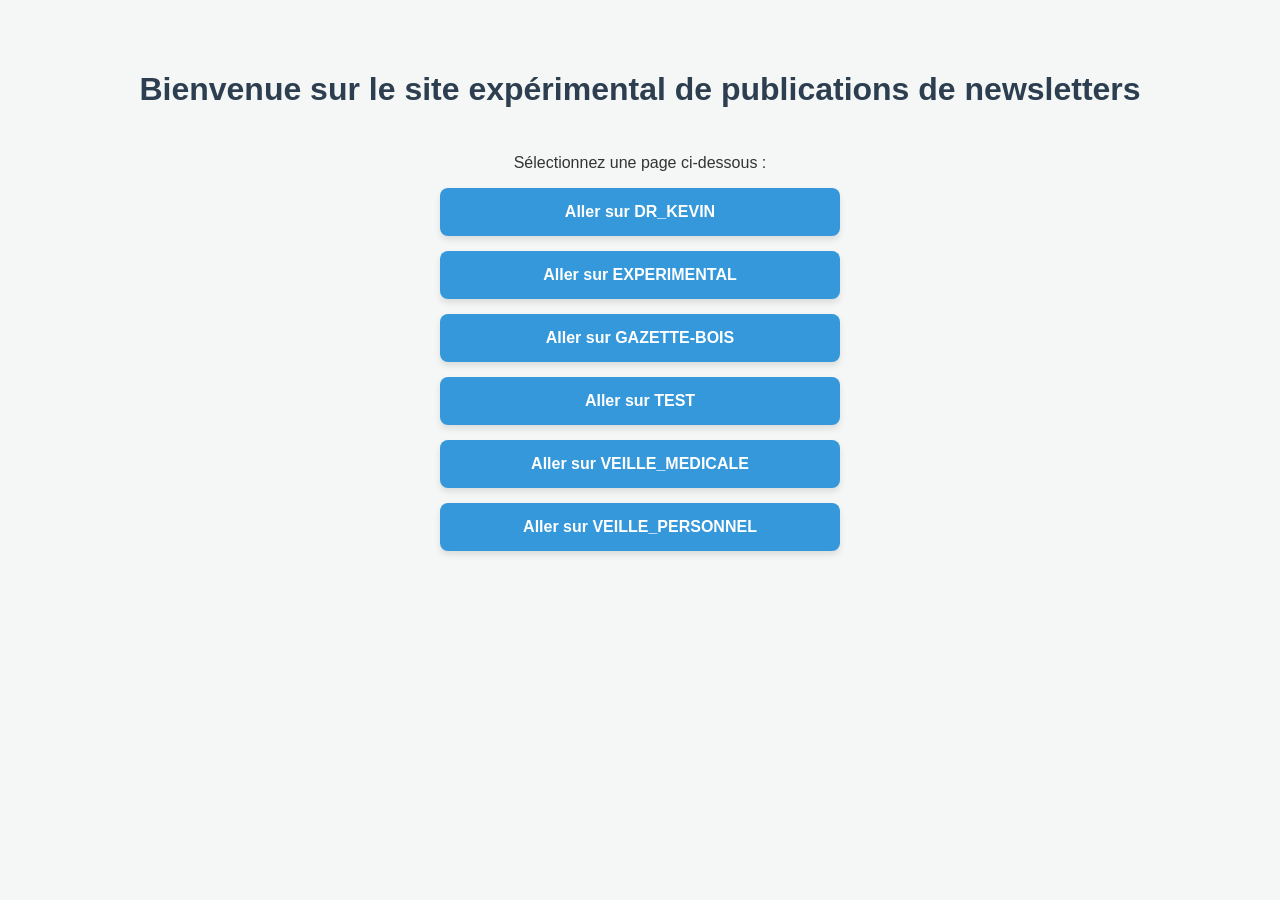
<file: index.html>
<!DOCTYPE html>
<html lang="fr">
<head>
    <meta charset="UTF-8">
    <meta name="viewport" content="width=device-width, initial-scale=1.0">
    <title>Mon Hub de Pages</title>
    <style>
        body {
            font-family: 'Segoe UI', sans-serif;
            background-color: #f4f7f6;
            color: #333;
            display: flex;
            flex-direction: column;
            align-items: center;
            padding: 50px 20px;
            margin: 0;
        }
        h1 {
            color: #2c3e50;
            margin-bottom: 30px;
        }
        #menu-container {
            display: flex;
            flex-direction: column;
            gap: 15px;
            width: 100%;
            max-width: 400px;
        }
        .btn-page {
            display: block;
            background-color: #3498db;
            color: white;
            padding: 15px 20px;
            text-align: center;
            text-decoration: none;
            border-radius: 8px;
            font-weight: bold;
            box-shadow: 0 4px 6px rgba(0,0,0,0.1);
            transition: transform 0.2s, background-color 0.2s;
        }
        .btn-page:hover {
            background-color: #2980b9;
            transform: translateY(-2px);
        }
    </style>
</head>
<body>

    <h1>Bienvenue sur le site expérimental de publications de newsletters</h1>
    <p>Sélectionnez une page ci-dessous :</p>

    <div id="menu-container"></div>

    <script>
        // C'EST ICI QU'IL FAUT METTRE LA LISTE DE TES PAGES
        // (Le script Bash ci-dessous peut la mettre à jour tout seul)
        const mesPages = ['dr_kevin.html', 'experimental.html', 'gazette-bois.html', 'test.html', 'veille_medicale.html', 'veille_personnel.html', ];

        const container = document.getElementById('menu-container');

        // On boucle sur chaque page pour créer un bouton
        mesPages.forEach(page => {
            const bouton = document.createElement('a');
            bouton.href = page;
            bouton.className = 'btn-page';
            
            // Nettoyage du nom pour le bouton (ex: "page1.html" -> "Page1")
            const nomPropre = page.replace('.html', '').toUpperCase();
            bouton.textContent = `Aller sur ${nomPropre}`;
            
            container.appendChild(bouton);
        });
    </script>
</body>
</html>
</file>
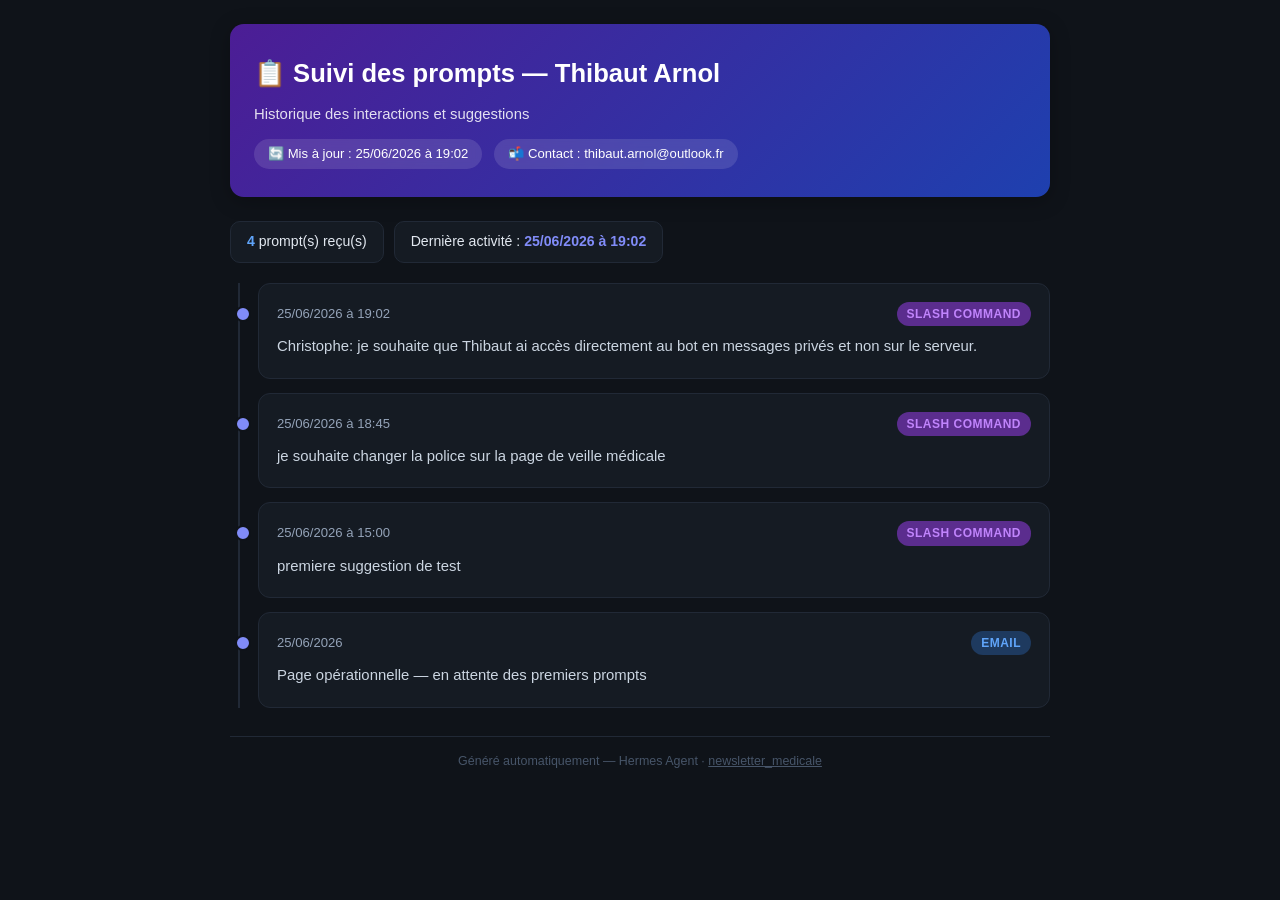
<file: contact/index.html>
<!DOCTYPE html>
<html lang="fr">
<head>
<meta charset="UTF-8">
<meta name="viewport" content="width=device-width, initial-scale=1.0">
<title>Suivi des prompts — Thibaut Arnol</title>
<style>
* { margin: 0; padding: 0; box-sizing: border-box; }
body {
  font-family: -apple-system, BlinkMacSystemFont, 'Segoe UI', Roboto, sans-serif;
  background: #0f1319;
  color: #e2e8f0;
  line-height: 1.7;
}
.container { max-width: 860px; margin: 0 auto; padding: 24px 20px; }
header {
  background: linear-gradient(135deg, #4c1d95, #1e40af);
  color: white; padding: 28px 24px;
  border-radius: 14px; margin-bottom: 24px;
  box-shadow: 0 4px 20px rgba(0,0,0,0.25);
}
header h1 { font-size: 1.6em; margin-bottom: 6px; }
header p { opacity: 0.85; font-size: 0.93em; }
.header-meta { margin-top: 12px; display: flex; gap: 12px; flex-wrap: wrap; font-size: 0.82em; }
.header-meta span { background: rgba(255,255,255,0.12); padding: 4px 14px; border-radius: 20px; backdrop-filter: blur(4px); }
.stats-bar { display: flex; gap: 10px; flex-wrap: wrap; margin-bottom: 20px; }
.stat-chip { background: #151b23; border: 1px solid #212936; padding: 8px 16px; border-radius: 10px; font-size: 0.88em; }
.stat-chip strong { color: #818cf8; }
.stat-chip .num { color: #60a5fa; font-weight: 700; }
.timeline { position: relative; padding-left: 28px; }
.timeline::before { content: ''; position: absolute; left: 8px; top: 0; bottom: 0; width: 2px; background: #212936; }
.entry {
  background: #151b23; border: 1px solid #212936; border-radius: 12px; padding: 18px;
  margin-bottom: 14px; position: relative; transition: border-color 0.2s;
}
.entry:hover { border-color: #818cf8; }
.entry::before {
  content: ''; position: absolute; left: -24px; top: 22px;
  width: 12px; height: 12px; border-radius: 50%;
  background: #818cf8; border: 2px solid #0f1319;
}
.entry-header { display: flex; justify-content: space-between; align-items: center; margin-bottom: 8px; flex-wrap: wrap; gap: 6px; }
.entry-date { font-size: 0.82em; color: #94a3b8; }
.entry-channel { font-size: 0.75em; padding: 2px 10px; border-radius: 12px; font-weight: 600; text-transform: uppercase; letter-spacing: 0.5px; }
.channel-email { background: #1e3a5f; color: #60a5fa; }
.channel-discord { background: #312e81; color: #818cf8; }
.channel-openwebui { background: #1a4731; color: #34d399; }
.channel-skill { background: #5b2d8e; color: #c084fc; }
.entry-content { color: #cbd5e1; font-size: 0.93em; white-space: pre-wrap; word-wrap: break-word; }
.entry-empty {
  background: #151b23; border: 1px dashed #212936; border-radius: 12px;
  padding: 32px; text-align: center; color: #64748b; font-size: 0.95em;
}
.entry-empty p { margin-top: 6px; font-size: 0.85em; }
footer { margin-top: 28px; padding-top: 14px; border-top: 1px solid #212936; font-size: 0.78em; color: #475569; text-align: center; }
</style>
</head>
<body>
<div class="container">

<header>
  <h1>📋 Suivi des prompts — Thibaut Arnol</h1>
  <p>Historique des interactions et suggestions</p>
  <div class="header-meta">
    <span>🔄 Mis à jour : 25/06/2026 à 19:02</span>
    <span>📬 Contact : thibaut.arnol@outlook.fr</span>
  </div>
</header>

<div class="stats-bar">
  <div class="stat-chip">
    <span class="num">4</span> prompt(s) reçu(s)
  </div>
  <div class="stat-chip">
    Dernière activité : <strong>25/06/2026 à 19:02</strong>
  </div>
</div>

<div class="timeline">
  <div class="entry">
    <div class="entry-header">
      <span class="entry-date">25/06/2026 à 19:02</span>
      <span class="entry-channel channel-skill">Slash Command</span>
    </div>
    <div class="entry-content">Christophe: je souhaite que Thibaut ai accès directement au bot en messages privés et non sur le serveur.</div>
  </div>
  <div class="entry">
    <div class="entry-header">
      <span class="entry-date">25/06/2026 à 18:45</span>
      <span class="entry-channel channel-skill">Slash Command</span>
    </div>
    <div class="entry-content">je souhaite changer la police sur la page de veille médicale</div>
  </div>
  <div class="entry">
    <div class="entry-header">
      <span class="entry-date">25/06/2026 à 15:00</span>
      <span class="entry-channel channel-skill">Slash Command</span>
    </div>
    <div class="entry-content">premiere suggestion de test</div>
  </div>
  <div class="entry">
    <div class="entry-header">
      <span class="entry-date">25/06/2026</span>
      <span class="entry-channel channel-email">Email</span>
    </div>
    <div class="entry-content">Page opérationnelle — en attente des premiers prompts</div>
  </div>
</div>

<footer>
  Généré automatiquement — Hermes Agent &middot; <a href="https://github.com/ChrisDelapierre/newsletter_medicale" style="color:#475569;">newsletter_medicale</a>
</footer>

</div>
</body>
</html>
</file>
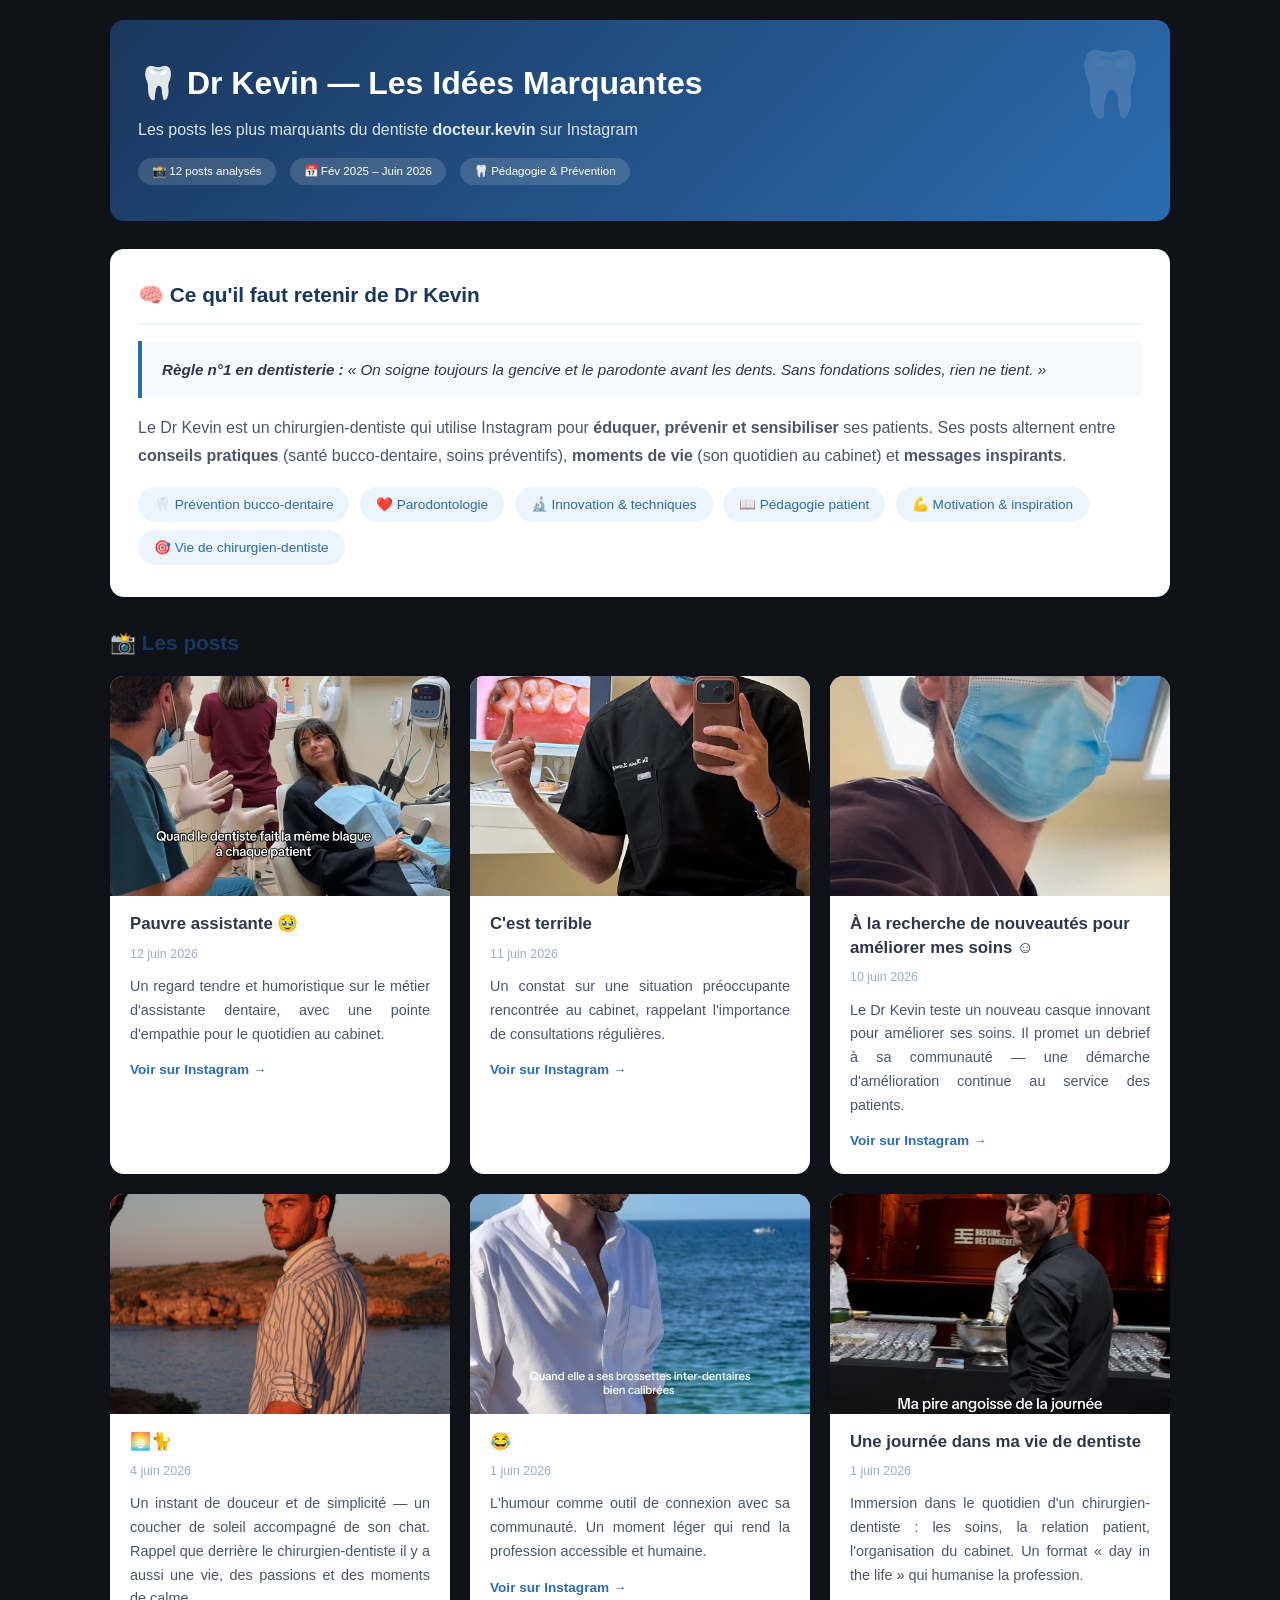
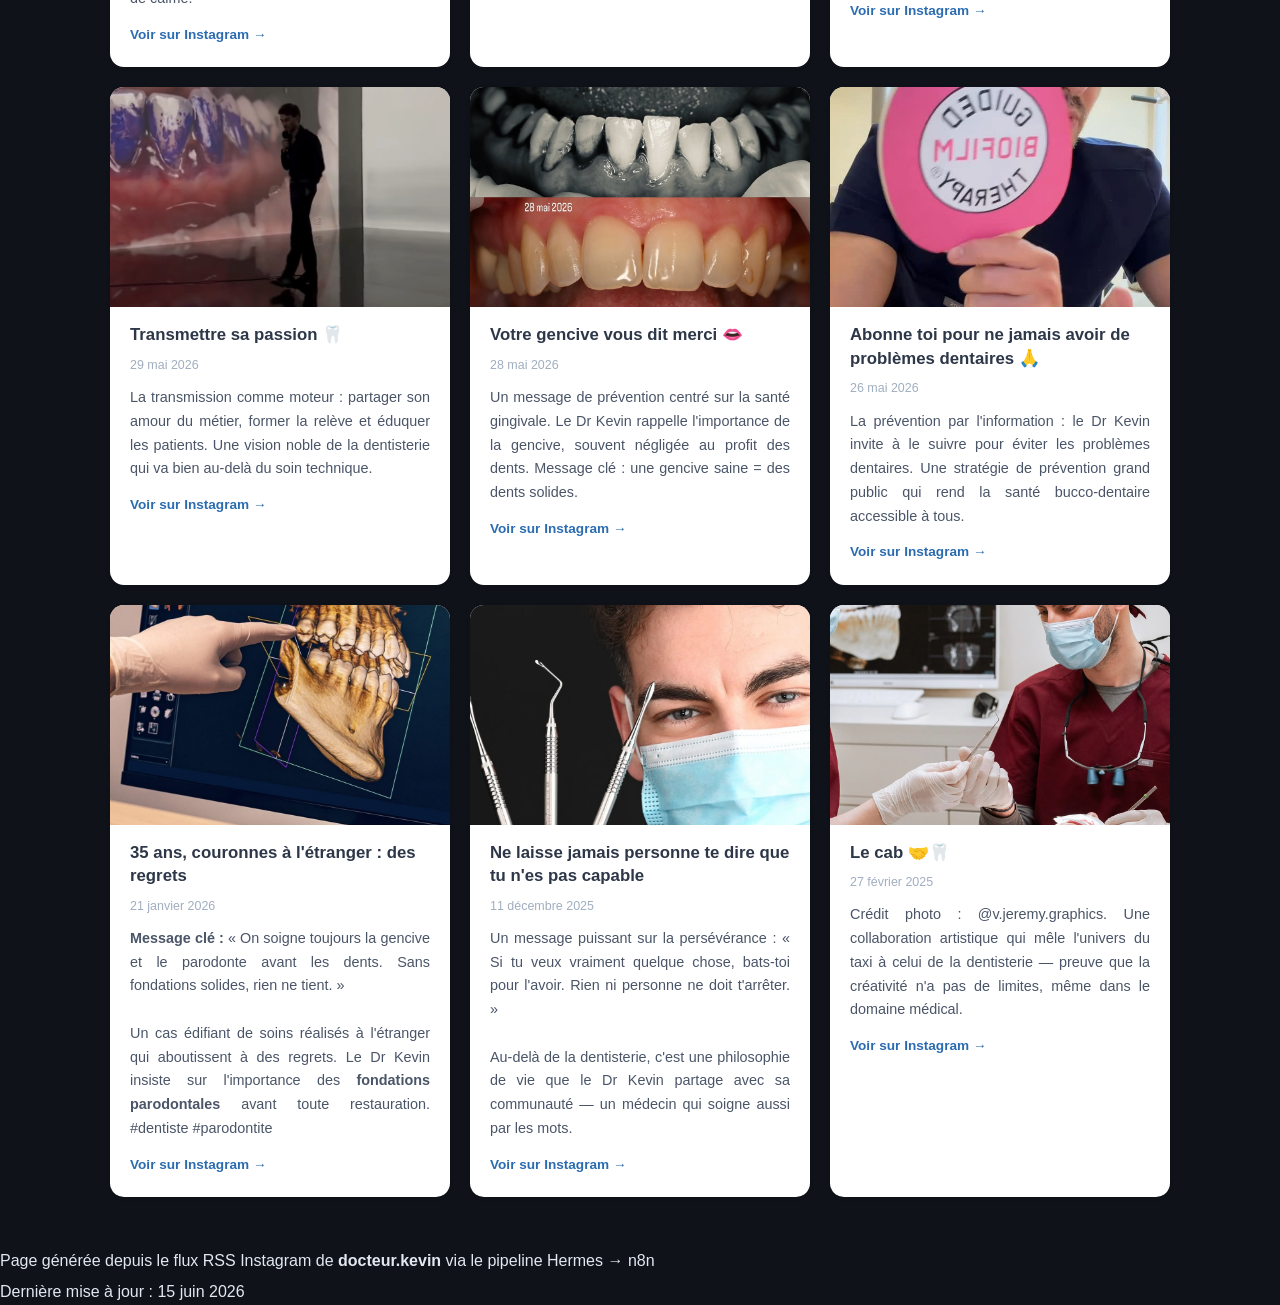
<file: dr_kevin.html>
<!DOCTYPE html>
<html lang="fr">
<head>
<meta charset="UTF-8">
<meta name="viewport" content="width=device-width, initial-scale=1.0">
<title>Dr Kevin — Les Idées Marquantes</title>
<link rel="stylesheet" href="style_veille.css">
<style>
/* Spécifique à la page Dr Kevin */
.doctor-header {
  background: linear-gradient(135deg, #1a365d, #2b6cb0);
  color: white;
  padding: 36px 28px;
  border-radius: 14px;
  margin-bottom: 28px;
  position: relative;
  overflow: hidden;
}
.doctor-header::before {
  content: "🦷";
  position: absolute;
  right: 20px;
  top: 10px;
  font-size: 4em;
  opacity: 0.15;
}
.doctor-header h1 { font-size: 2em; margin-bottom: 6px; }
.doctor-header .subtitle { opacity: 0.85; font-size: 1em; }
.doctor-header .header-meta { margin-top: 14px; }
.doctor-header .header-meta span {
  background: rgba(255,255,255,0.15);
  padding: 4px 14px;
  border-radius: 20px;
  font-size: 0.85em;
}

/* Grille d'articles visuels */
.visuel-grid {
  display: grid;
  grid-template-columns: repeat(auto-fill, minmax(340px, 1fr));
  gap: 20px;
  margin-bottom: 30px;
}

.visuel-card {
  background: white;
  border-radius: 14px;
  overflow: hidden;
  box-shadow: 0 1px 4px rgba(0,0,0,0.08);
  transition: transform 0.2s, box-shadow 0.2s;
}
.visuel-card:hover {
  transform: translateY(-3px);
  box-shadow: 0 8px 20px rgba(0,0,0,0.12);
}

.visuel-card .card-img {
  width: 100%;
  height: 220px;
  object-fit: cover;
  display: block;
  background: #edf2f7;
}

.visuel-card .card-body {
  padding: 16px 20px 20px;
}

.visuel-card .card-title {
  font-size: 1.05em;
  font-weight: 650;
  color: #2d3748;
  margin-bottom: 8px;
  line-height: 1.4;
}

.visuel-card .card-date {
  font-size: 0.78em;
  color: #a0aec0;
  margin-bottom: 10px;
}

.visuel-card .card-idea {
  font-size: 0.9em;
  color: #4a5568;
  line-height: 1.65;
  text-align: justify;
}

.visuel-card .card-link {
  display: inline-block;
  margin-top: 12px;
  color: #2b6cb0;
  font-size: 0.85em;
  font-weight: 600;
  text-decoration: none;
  transition: color 0.15s;
}
.visuel-card .card-link:hover { color: #1a365d; text-decoration: underline; }

/* Section thèmes */
.themes-section {
  background: white;
  border-radius: 14px;
  padding: 28px;
  box-shadow: 0 1px 4px rgba(0,0,0,0.07);
  margin-bottom: 28px;
}
.themes-section h2 {
  font-size: 1.3em;
  color: #1a365d;
  margin-bottom: 16px;
  padding-bottom: 10px;
  border-bottom: 2px solid #ebf4ff;
}
.theme-tag {
  display: inline-block;
  background: #ebf4ff;
  color: #2b6cb0;
  padding: 6px 16px;
  border-radius: 20px;
  font-size: 0.85em;
  margin: 4px 6px 4px 0;
  font-weight: 500;
}

/* Citation block */
.citation {
  background: #f7fafc;
  border-left: 4px solid #2b6cb0;
  padding: 16px 20px;
  margin: 16px 0;
  border-radius: 0 8px 8px 0;
  font-style: italic;
  color: #2d3748;
  font-size: 0.95em;
  line-height: 1.7;
}

@media (max-width: 600px) {
  .visuel-grid { grid-template-columns: 1fr; }
  .doctor-header h1 { font-size: 1.5em; }
  .visuel-card .card-img { height: 180px; }
}
</style>
</head>
<body>

<div class="container">

  <!-- Header -->
  <div class="doctor-header">
    <h1>🦷 Dr Kevin — Les Idées Marquantes</h1>
    <p class="subtitle">Les posts les plus marquants du dentiste <strong>docteur.kevin</strong> sur Instagram</p>
    <div class="header-meta">
      <span>📸 12 posts analysés</span>
      <span>📅 Fév 2025 – Juin 2026</span>
      <span>🦷 Pédagogie & Prévention</span>
    </div>
  </div>

  <!-- Thèmes clés -->
  <div class="themes-section">
    <h2>🧠 Ce qu'il faut retenir de Dr Kevin</h2>

    <div class="citation">
      <strong>Règle n°1 en dentisterie :</strong> « On soigne toujours la gencive et le parodonte avant les dents. Sans fondations solides, rien ne tient. »
    </div>

    <p style="margin-bottom:14px;color:#4a5568;line-height:1.7;">
      Le Dr Kevin est un chirurgien-dentiste qui utilise Instagram pour <strong>éduquer, prévenir et sensibiliser</strong> 
      ses patients. Ses posts alternent entre <strong>conseils pratiques</strong> (santé bucco-dentaire, soins préventifs),
      <strong>moments de vie</strong> (son quotidien au cabinet) et <strong>messages inspirants</strong>.
    </p>

    <div>
      <span class="theme-tag">🦷 Prévention bucco-dentaire</span>
      <span class="theme-tag">❤️ Parodontologie</span>
      <span class="theme-tag">🔬 Innovation & techniques</span>
      <span class="theme-tag">📖 Pédagogie patient</span>
      <span class="theme-tag">💪 Motivation & inspiration</span>
      <span class="theme-tag">🎯 Vie de chirurgien-dentiste</span>
    </div>
  </div>

  <!-- Grille des articles -->
  <h2 style="font-size:1.3em;color:#1a365d;margin-bottom:16px;">📸 Les posts</h2>

  <div class="visuel-grid">

    <!-- Article 1 -->
    <div class="visuel-card">
      <img class="card-img" src="drkevin_images/drk_01.jpg" alt="Pauvre assistante 🥹" loading="lazy">
      <div class="card-body">
        <div class="card-title">Pauvre assistante 🥹</div>
        <div class="card-date">12 juin 2026</div>
        <div class="card-idea">Un regard tendre et humoristique sur le métier d'assistante dentaire, avec une pointe d'empathie pour le quotidien au cabinet.</div>
        <a class="card-link" href="https://www.instagram.com/p/DZfiOMwNYef" target="_blank">Voir sur Instagram →</a>
      </div>
    </div>

    <!-- Article 2 -->
    <div class="visuel-card">
      <img class="card-img" src="drkevin_images/drk_02.jpg" alt="C'est terrible" loading="lazy">
      <div class="card-body">
        <div class="card-title">C'est terrible</div>
        <div class="card-date">11 juin 2026</div>
        <div class="card-idea">Un constat sur une situation préoccupante rencontrée au cabinet, rappelant l'importance de consultations régulières.</div>
        <a class="card-link" href="https://www.instagram.com/p/DZdRyhht-U9" target="_blank">Voir sur Instagram →</a>
      </div>
    </div>

    <!-- Article 3 -->
    <div class="visuel-card">
      <img class="card-img" src="drkevin_images/drk_03.jpg" alt="Nouveautés pour améliorer les soins" loading="lazy">
      <div class="card-body">
        <div class="card-title">À la recherche de nouveautés pour améliorer mes soins ☺️</div>
        <div class="card-date">10 juin 2026</div>
        <div class="card-idea">Le Dr Kevin teste un nouveau casque innovant pour améliorer ses soins. Il promet un debrief à sa communauté — une démarche d'amélioration continue au service des patients.</div>
        <a class="card-link" href="https://www.instagram.com/p/DZatPIotlie" target="_blank">Voir sur Instagram →</a>
      </div>
    </div>

    <!-- Article 4 -->
    <div class="visuel-card">
      <img class="card-img" src="drkevin_images/drk_04.jpg" alt="Coucher de soleil" loading="lazy">
      <div class="card-body">
        <div class="card-title">🌅🐈</div>
        <div class="card-date">4 juin 2026</div>
        <div class="card-idea">Un instant de douceur et de simplicité — un coucher de soleil accompagné de son chat. Rappel que derrière le chirurgien-dentiste il y a aussi une vie, des passions et des moments de calme.</div>
        <a class="card-link" href="https://www.instagram.com/p/DZLPDokjTyI" target="_blank">Voir sur Instagram →</a>
      </div>
    </div>

    <!-- Article 5 -->
    <div class="visuel-card">
      <img class="card-img" src="drkevin_images/drk_05.jpg" alt="😂" loading="lazy">
      <div class="card-body">
        <div class="card-title">😂</div>
        <div class="card-date">1 juin 2026</div>
        <div class="card-idea">L'humour comme outil de connexion avec sa communauté. Un moment léger qui rend la profession accessible et humaine.</div>
        <a class="card-link" href="https://www.instagram.com/p/DZDN2edtvhE" target="_blank">Voir sur Instagram →</a>
      </div>
    </div>

    <!-- Article 6 -->
    <div class="visuel-card">
      <img class="card-img" src="drkevin_images/drk_06.jpg" alt="Une journée dans ma vie de dentiste" loading="lazy">
      <div class="card-body">
        <div class="card-title">Une journée dans ma vie de dentiste</div>
        <div class="card-date">1 juin 2026</div>
        <div class="card-idea">Immersion dans le quotidien d'un chirurgien-dentiste : les soins, la relation patient, l'organisation du cabinet. Un format « day in the life » qui humanise la profession.</div>
        <a class="card-link" href="https://www.instagram.com/p/DZB6a3yCLTl" target="_blank">Voir sur Instagram →</a>
      </div>
    </div>

    <!-- Article 7 -->
    <div class="visuel-card">
      <img class="card-img" src="drkevin_images/drk_07.jpg" alt="Transmettre sa passion" loading="lazy">
      <div class="card-body">
        <div class="card-title">Transmettre sa passion 🦷</div>
        <div class="card-date">29 mai 2026</div>
        <div class="card-idea">La transmission comme moteur : partager son amour du métier, former la relève et éduquer les patients. Une vision noble de la dentisterie qui va bien au-delà du soin technique.</div>
        <a class="card-link" href="https://www.instagram.com/p/DY6z3vaN8W3" target="_blank">Voir sur Instagram →</a>
      </div>
    </div>

    <!-- Article 8 -->
    <div class="visuel-card">
      <img class="card-img" src="drkevin_images/drk_08.jpg" alt="Votre gencive vous dit merci" loading="lazy">
      <div class="card-body">
        <div class="card-title">Votre gencive vous dit merci 👄</div>
        <div class="card-date">28 mai 2026</div>
        <div class="card-idea">Un message de prévention centré sur la santé gingivale. Le Dr Kevin rappelle l'importance de la gencive, souvent négligée au profit des dents. Message clé : une gencive saine = des dents solides.</div>
        <a class="card-link" href="https://www.instagram.com/p/DY4DX8stAQt" target="_blank">Voir sur Instagram →</a>
      </div>
    </div>

    <!-- Article 9 -->
    <div class="visuel-card">
      <img class="card-img" src="drkevin_images/drk_09.jpg" alt="Abonne toi pour ne jamais avoir de problèmes dentaires" loading="lazy">
      <div class="card-body">
        <div class="card-title">Abonne toi pour ne jamais avoir de problèmes dentaires 🙏</div>
        <div class="card-date">26 mai 2026</div>
        <div class="card-idea">La prévention par l'information : le Dr Kevin invite à le suivre pour éviter les problèmes dentaires. Une stratégie de prévention grand public qui rend la santé bucco-dentaire accessible à tous.</div>
        <a class="card-link" href="https://www.instagram.com/p/DYz2L2nN1Mg" target="_blank">Voir sur Instagram →</a>
      </div>
    </div>

    <!-- Article 10 -->
    <div class="visuel-card">
      <img class="card-img" src="drkevin_images/drk_10.jpg" alt="Couronnes à l'étranger" loading="lazy">
      <div class="card-body">
        <div class="card-title">35 ans, couronnes à l'étranger : des regrets</div>
        <div class="card-date">21 janvier 2026</div>
        <div class="card-idea">
          <strong>Message clé :</strong> « On soigne toujours la gencive et le parodonte avant les dents. Sans fondations solides, rien ne tient. »<br><br>
          Un cas édifiant de soins réalisés à l'étranger qui aboutissent à des regrets. Le Dr Kevin insiste sur l'importance des <strong>fondations parodontales</strong> avant toute restauration. #dentiste #parodontite
        </div>
        <a class="card-link" href="https://www.instagram.com/p/DTyKbw8Dd3Q" target="_blank">Voir sur Instagram →</a>
      </div>
    </div>

    <!-- Article 11 -->
    <div class="visuel-card">
      <img class="card-img" src="drkevin_images/drk_11.jpg" alt="Message inspirant" loading="lazy">
      <div class="card-body">
        <div class="card-title">Ne laisse jamais personne te dire que tu n'es pas capable</div>
        <div class="card-date">11 décembre 2025</div>
        <div class="card-idea">
          Un message puissant sur la persévérance : « Si tu veux vraiment quelque chose, bats-toi pour l'avoir. Rien ni personne ne doit t'arrêter. »<br><br>
          Au-delà de la dentisterie, c'est une philosophie de vie que le Dr Kevin partage avec sa communauté — un médecin qui soigne aussi par les mots.
        </div>
        <a class="card-link" href="https://www.instagram.com/p/DSIwqmKDauQ" target="_blank">Voir sur Instagram →</a>
      </div>
    </div>

    <!-- Article 12 -->
    <div class="visuel-card">
      <img class="card-img" src="drkevin_images/drk_12.jpg" alt="Le cab" loading="lazy">
      <div class="card-body">
        <div class="card-title">Le cab 🤝🦷</div>
        <div class="card-date">27 février 2025</div>
        <div class="card-idea">
          Crédit photo : @v.jeremy.graphics. Une collaboration artistique qui mêle l'univers du taxi à celui de la dentisterie — preuve que la créativité n'a pas de limites, même dans le domaine médical.
        </div>
        <a class="card-link" href="https://www.instagram.com/p/DGlsTtSII-J" target="_blank">Voir sur Instagram →</a>
      </div>
    </div>

  </div>

</div>

<footer>
  <p>Page générée depuis le flux RSS Instagram de <strong>docteur.kevin</strong> via le pipeline Hermes → n8n</p>
  <p style="margin-top:4px;">Dernière mise à jour : 15 juin 2026</p>
</footer>

</body>
</html>
</file>
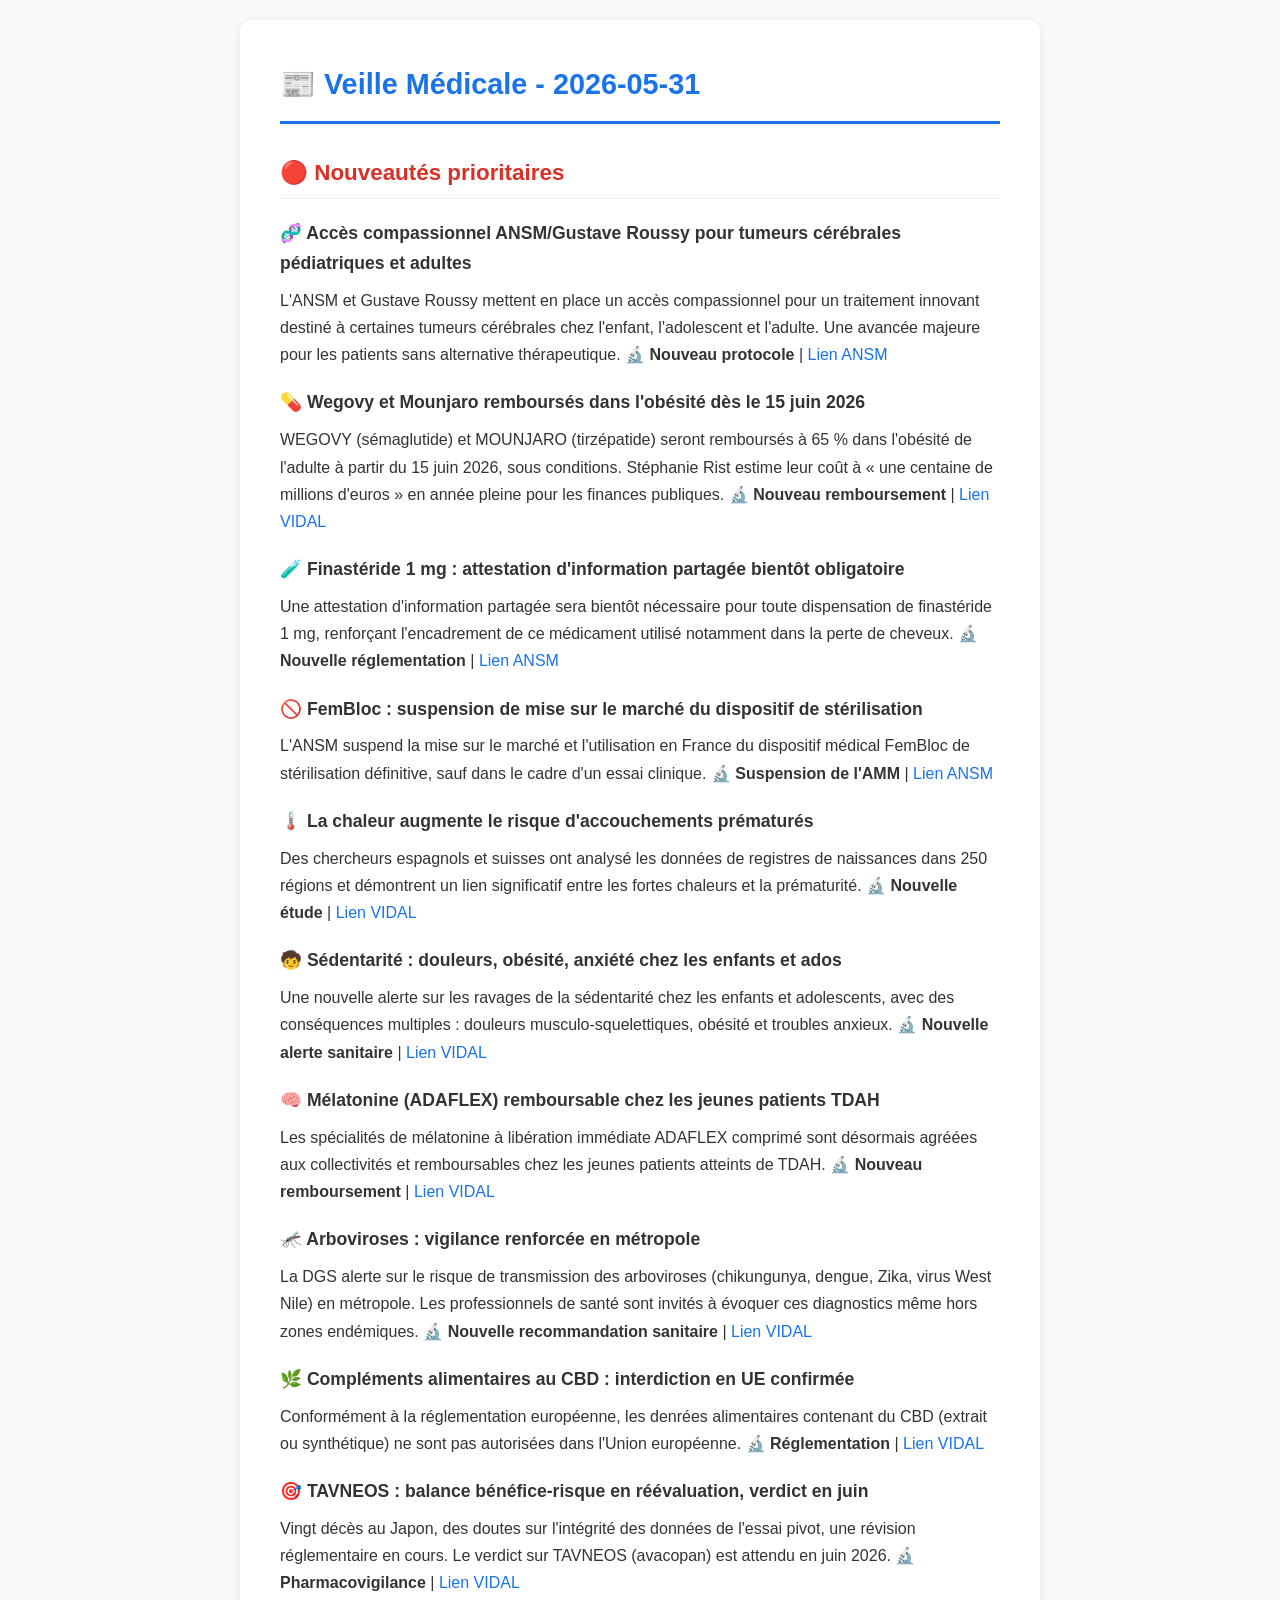
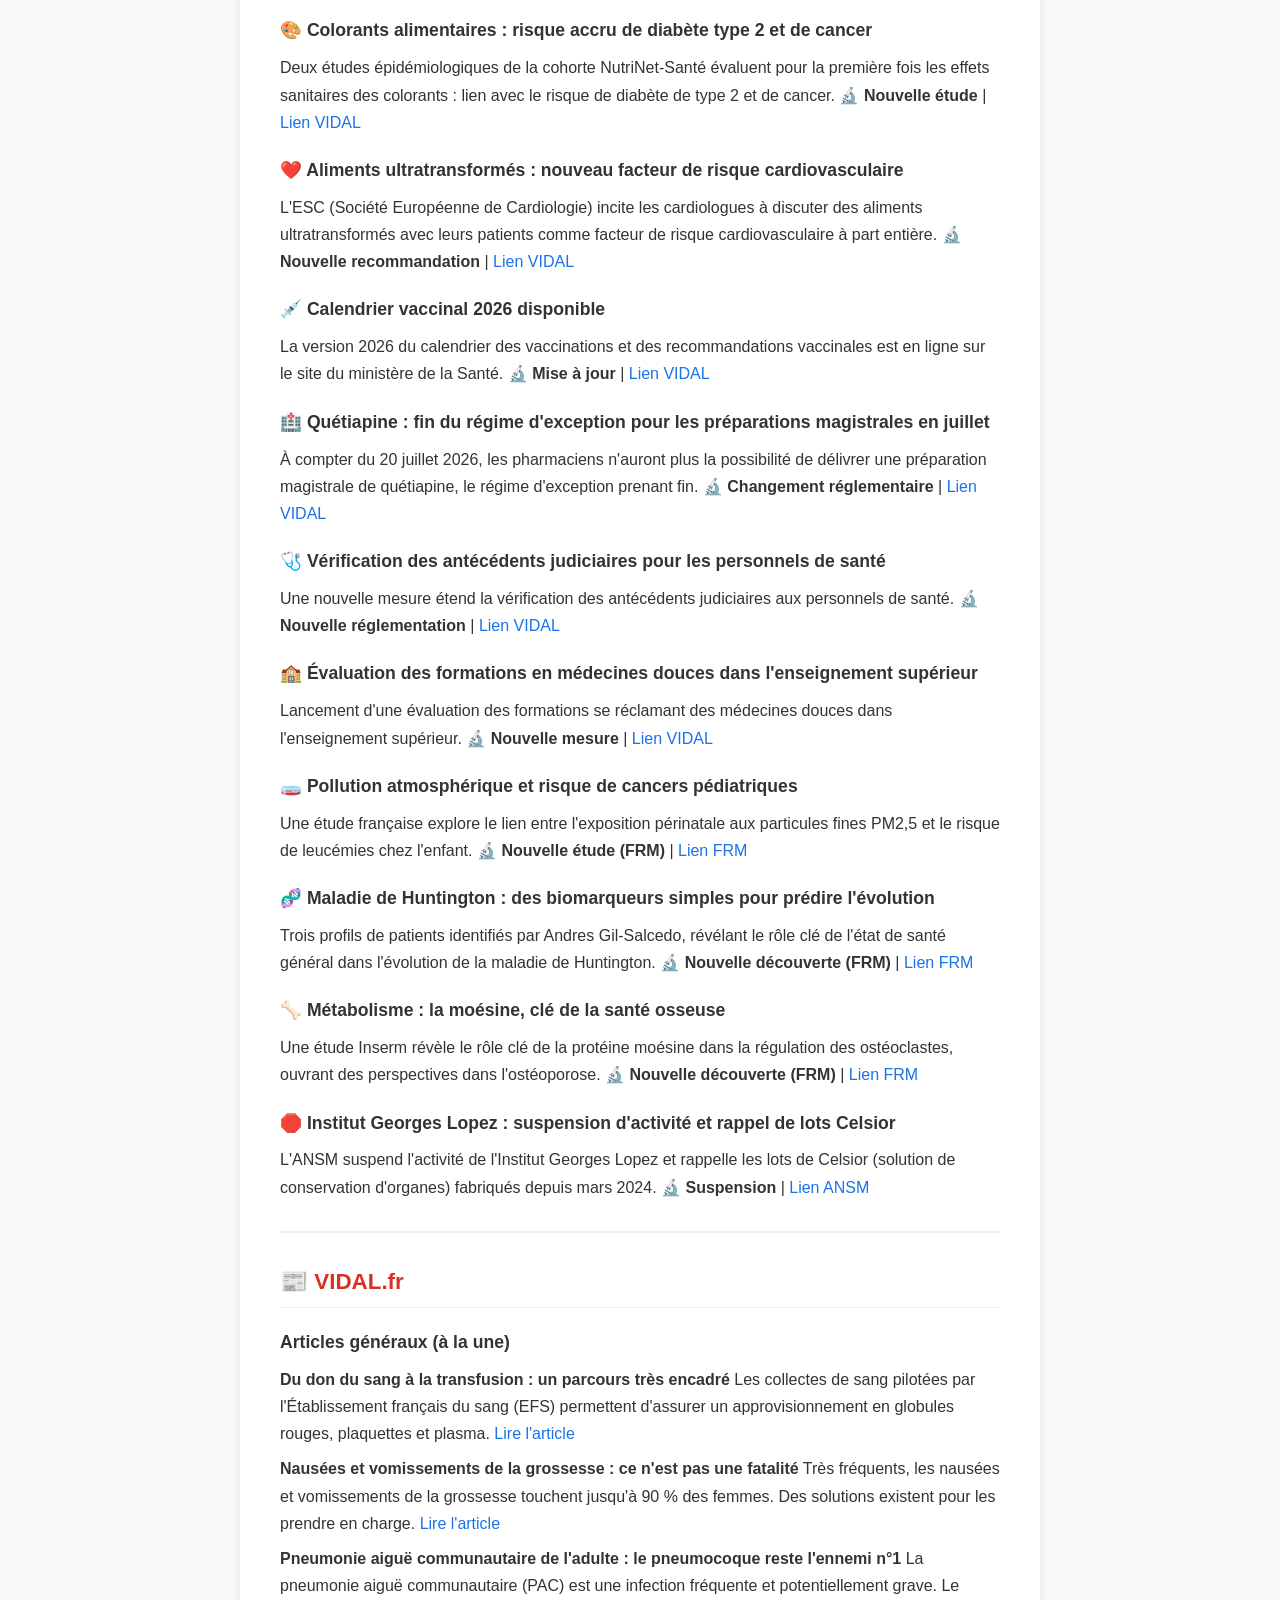
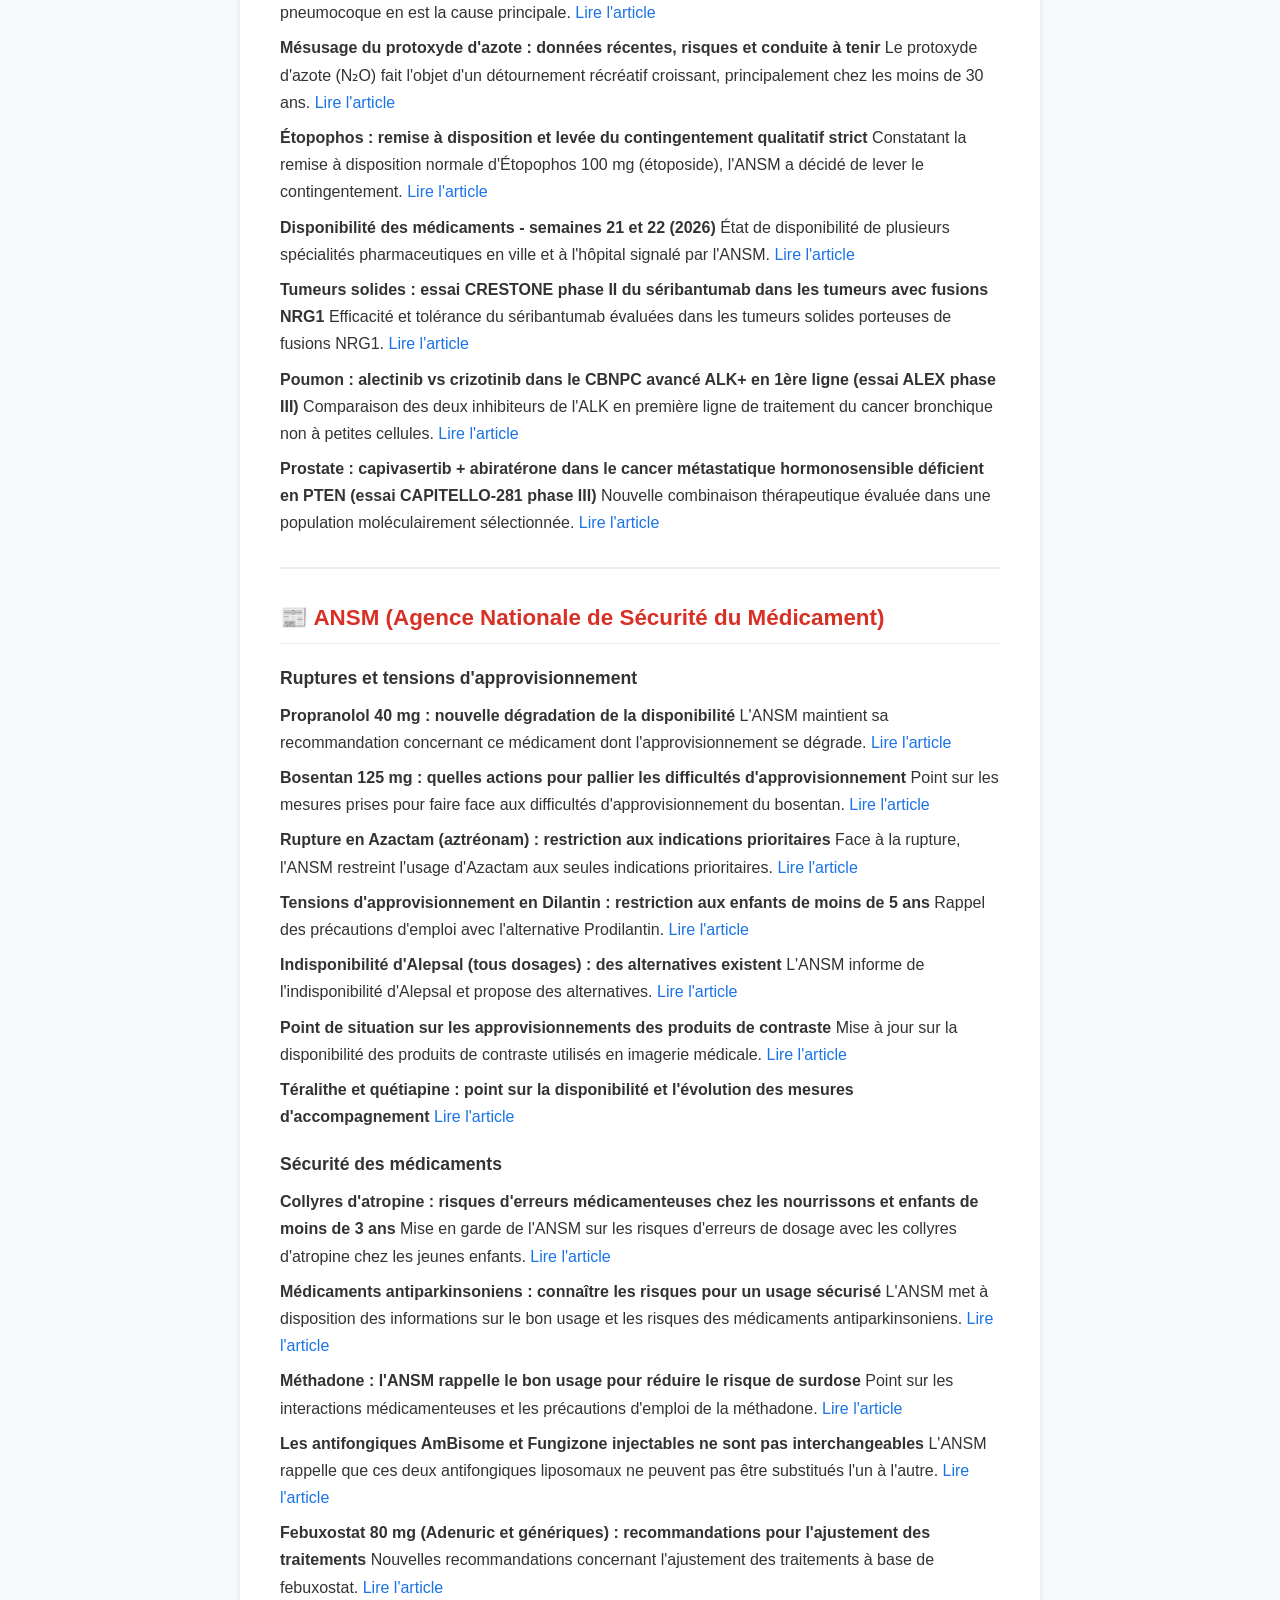
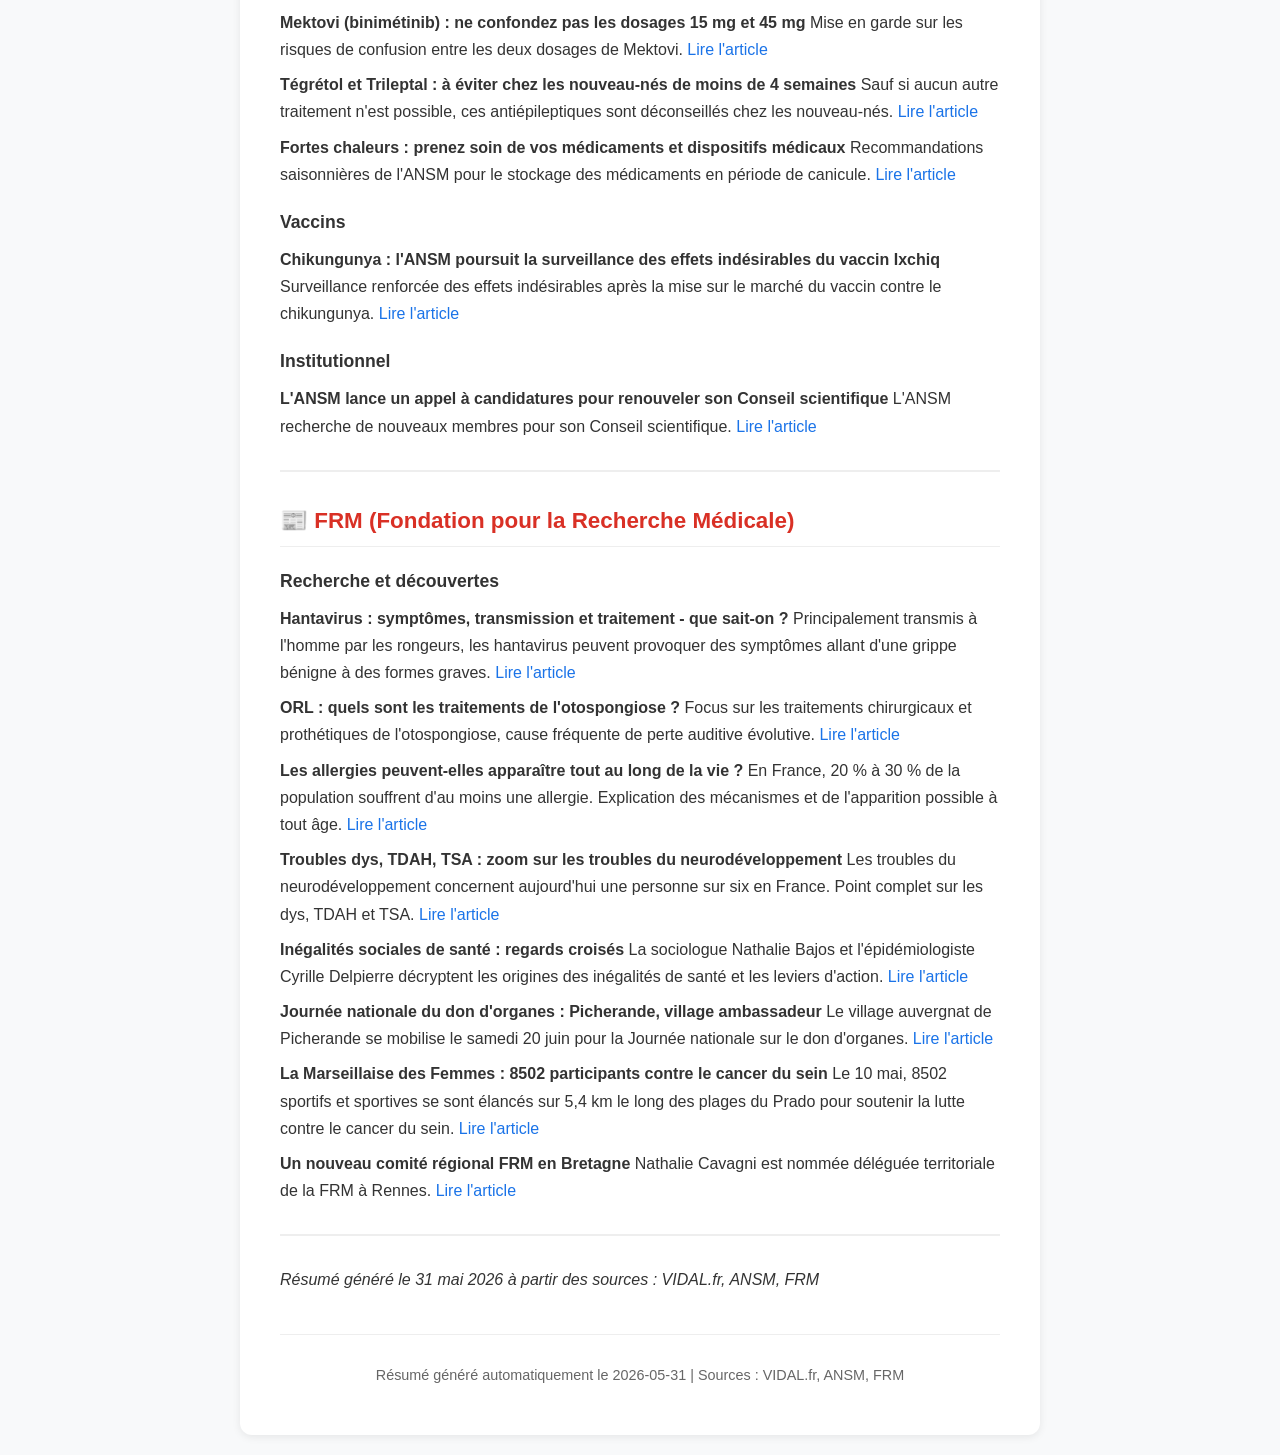
<file: experimental.html>
<!DOCTYPE html>
<html lang="fr">
<head>
    <meta charset="UTF-8">
    <meta name="viewport" content="width=device-width, initial-scale=1.0">
    <title>Veille Médicale - 31 mai 2026</title>
    <link rel="stylesheet" href="style.css">
</head>
<body>
    <div class="container">
        <h1>📰 Veille Médicale - 2026-05-31</h1>
<h2>🔴 Nouveautés prioritaires</h2>
<h3>🧬 Accès compassionnel ANSM/Gustave Roussy pour tumeurs cérébrales pédiatriques et adultes</h3>
<p>L'ANSM et Gustave Roussy mettent en place un accès compassionnel pour un traitement innovant destiné à certaines tumeurs cérébrales chez l'enfant, l'adolescent et l'adulte. Une avancée majeure pour les patients sans alternative thérapeutique.
🔬 <strong>Nouveau protocole</strong> | <a href="https://ansm.sante.fr/actualites/lansm-et-gustave-roussy-mettent-en-place-un-acces-compassionnel-dun-traitement-innovant-pour-certaines-tumeurs-cerebrales-chez-lenfant-ladolescent-et-ladulte">Lien ANSM</a></p>
<h3>💊 Wegovy et Mounjaro remboursés dans l'obésité dès le 15 juin 2026</h3>
<p>WEGOVY (sémaglutide) et MOUNJARO (tirzépatide) seront remboursés à 65 % dans l'obésité de l'adulte à partir du 15 juin 2026, sous conditions. Stéphanie Rist estime leur coût à « une centaine de millions d'euros » en année pleine pour les finances publiques.
🔬 <strong>Nouveau remboursement</strong> | <a href="https://www.vidal.fr/actualites/37850-obesite-prise-en-charge-de-wegovy-et-mounjaro-a-partir-du-15-juin-2026-sous-conditions.html">Lien VIDAL</a></p>
<h3>🧪 Finastéride 1 mg : attestation d'information partagée bientôt obligatoire</h3>
<p>Une attestation d'information partagée sera bientôt nécessaire pour toute dispensation de finastéride 1 mg, renforçant l'encadrement de ce médicament utilisé notamment dans la perte de cheveux.
🔬 <strong>Nouvelle réglementation</strong> | <a href="https://ansm.sante.fr/actualites/finasteride-1-mg-une-attestation-dinformation-partagee-bientot-necessaire-pour-toute-dispensation">Lien ANSM</a></p>
<h3>🚫 FemBloc : suspension de mise sur le marché du dispositif de stérilisation</h3>
<p>L'ANSM suspend la mise sur le marché et l'utilisation en France du dispositif médical FemBloc de stérilisation définitive, sauf dans le cadre d'un essai clinique.
🔬 <strong>Suspension de l'AMM</strong> | <a href="https://ansm.sante.fr/actualites/dispositif-medical-fembloc-de-sterilisation-definitive-suspension-de-sa-mise-sur-le-marche-et-de-son-utilisation-en-france-excepte-dans-le-cadre-dun-essai-clinique">Lien ANSM</a></p>
<h3>🌡️ La chaleur augmente le risque d'accouchements prématurés</h3>
<p>Des chercheurs espagnols et suisses ont analysé les données de registres de naissances dans 250 régions et démontrent un lien significatif entre les fortes chaleurs et la prématurité.
🔬 <strong>Nouvelle étude</strong> | <a href="https://www.vidal.fr/actualites/37852-la-chaleur-augmente-le-risque-d-accouchements-prematures.html">Lien VIDAL</a></p>
<h3>🧒 Sédentarité : douleurs, obésité, anxiété chez les enfants et ados</h3>
<p>Une nouvelle alerte sur les ravages de la sédentarité chez les enfants et adolescents, avec des conséquences multiples : douleurs musculo-squelettiques, obésité et troubles anxieux.
🔬 <strong>Nouvelle alerte sanitaire</strong> | <a href="https://www.vidal.fr/actualites/37858-douleurs-obesite-anxiete-les-ravages-de-la-sedentarite-chez-les-enfants-et-ados.html">Lien VIDAL</a></p>
<h3>🧠 Mélatonine (ADAFLEX) remboursable chez les jeunes patients TDAH</h3>
<p>Les spécialités de mélatonine à libération immédiate ADAFLEX comprimé sont désormais agréées aux collectivités et remboursables chez les jeunes patients atteints de TDAH.
🔬 <strong>Nouveau remboursement</strong> | <a href="https://www.vidal.fr/actualites/37833-melatonine-et-tdah-adaflex-desormais-remboursable-chez-les-jeunes-patients.html">Lien VIDAL</a></p>
<h3>🦟 Arboviroses : vigilance renforcée en métropole</h3>
<p>La DGS alerte sur le risque de transmission des arboviroses (chikungunya, dengue, Zika, virus West Nile) en métropole. Les professionnels de santé sont invités à évoquer ces diagnostics même hors zones endémiques.
🔬 <strong>Nouvelle recommandation sanitaire</strong> | <a href="https://www.vidal.fr/actualites/37837-chikungunya-dengue-zika-virus-west-nile-evoquer-le-diagnostic-meme-en-metropole.html">Lien VIDAL</a></p>
<h3>🌿 Compléments alimentaires au CBD : interdiction en UE confirmée</h3>
<p>Conformément à la réglementation européenne, les denrées alimentaires contenant du CBD (extrait ou synthétique) ne sont pas autorisées dans l'Union européenne.
🔬 <strong>Réglementation</strong> | <a href="https://www.vidal.fr/actualites/37840-complements-alimentaires-a-base-de-cbd-non-autorises-en-union-europeenne.html">Lien VIDAL</a></p>
<h3>🎯 TAVNEOS : balance bénéfice-risque en réévaluation, verdict en juin</h3>
<p>Vingt décès au Japon, des doutes sur l'intégrité des données de l'essai pivot, une révision réglementaire en cours. Le verdict sur TAVNEOS (avacopan) est attendu en juin 2026.
🔬 <strong>Pharmacovigilance</strong> | <a href="https://www.vidal.fr/actualites/37849-tavneos-une-balance-benefice-risque-en-reevaluation-verdict-attendu-en-juin.html">Lien VIDAL</a></p>
<h3>🎨 Colorants alimentaires : risque accru de diabète type 2 et de cancer</h3>
<p>Deux études épidémiologiques de la cohorte NutriNet-Santé évaluent pour la première fois les effets sanitaires des colorants : lien avec le risque de diabète de type 2 et de cancer.
🔬 <strong>Nouvelle étude</strong> | <a href="https://www.vidal.fr/actualites/37825-une-forte-consommation-de-colorants-est-associee-a-un-risque-accru-de-diabete-de-type-2-et-de-cancer.html">Lien VIDAL</a></p>
<h3>❤️ Aliments ultratransformés : nouveau facteur de risque cardiovasculaire</h3>
<p>L'ESC (Société Européenne de Cardiologie) incite les cardiologues à discuter des aliments ultratransformés avec leurs patients comme facteur de risque cardiovasculaire à part entière.
🔬 <strong>Nouvelle recommandation</strong> | <a href="https://www.vidal.fr/actualites/37827-l-esc-incite-les-cardiologues-a-parler-des-aliments-ultratransformes-avec-leurs-patients-comme-facteur-de-risque-cardiovasculaire.html">Lien VIDAL</a></p>
<h3>💉 Calendrier vaccinal 2026 disponible</h3>
<p>La version 2026 du calendrier des vaccinations et des recommandations vaccinales est en ligne sur le site du ministère de la Santé.
🔬 <strong>Mise à jour</strong> | <a href="https://www.vidal.fr/actualites/37762-la-version-2026-du-calendrier-vaccinal-est-disponible.html">Lien VIDAL</a></p>
<h3>🏥 Quétiapine : fin du régime d'exception pour les préparations magistrales en juillet</h3>
<p>À compter du 20 juillet 2026, les pharmaciens n'auront plus la possibilité de délivrer une préparation magistrale de quétiapine, le régime d'exception prenant fin.
🔬 <strong>Changement réglementaire</strong> | <a href="https://www.vidal.fr/actualites/37847-le-regime-d-exception-sur-les-preparations-de-quetiapine-prendra-fin-en-juillet-ansm.html">Lien VIDAL</a></p>
<h3>🩺 Vérification des antécédents judiciaires pour les personnels de santé</h3>
<p>Une nouvelle mesure étend la vérification des antécédents judiciaires aux personnels de santé.
🔬 <strong>Nouvelle réglementation</strong> | <a href="https://www.vidal.fr/actualites/37844-la-verification-des-antecedents-judiciaires-concernera-les-personnels-de-sante.html">Lien VIDAL</a></p>
<h3>🏫 Évaluation des formations en médecines douces dans l'enseignement supérieur</h3>
<p>Lancement d'une évaluation des formations se réclamant des médecines douces dans l'enseignement supérieur.
🔬 <strong>Nouvelle mesure</strong> | <a href="https://www.vidal.fr/actualites/37843-enseignement-superieur-lancement-d-une-evaluation-des-formations-se-reclamant-des-medecines-douces.html">Lien VIDAL</a></p>
<h3>🧫 Pollution atmosphérique et risque de cancers pédiatriques</h3>
<p>Une étude française explore le lien entre l'exposition périnatale aux particules fines PM2,5 et le risque de leucémies chez l'enfant.
🔬 <strong>Nouvelle étude (FRM)</strong> | <a href="https://www.frm.org/fr/actualites/oncologie-la-pollution-atmospherique-et-le-risque-de-cancers-pediatriques">Lien FRM</a></p>
<h3>🧬 Maladie de Huntington : des biomarqueurs simples pour prédire l'évolution</h3>
<p>Trois profils de patients identifiés par Andres Gil-Salcedo, révélant le rôle clé de l'état de santé général dans l'évolution de la maladie de Huntington.
🔬 <strong>Nouvelle découverte (FRM)</strong> | <a href="https://www.frm.org/fr/actualites/maladie-de-huntington-des-biomarqueurs-simples-pour-predire-l-evolution-de-la-maladie">Lien FRM</a></p>
<h3>🦴 Métabolisme : la moésine, clé de la santé osseuse</h3>
<p>Une étude Inserm révèle le rôle clé de la protéine moésine dans la régulation des ostéoclastes, ouvrant des perspectives dans l'ostéoporose.
🔬 <strong>Nouvelle découverte (FRM)</strong> | <a href="https://www.frm.org/fr/actualites/metabolisme-la-moesine-indispensable-a-la-bonne-sante-de-nos-os">Lien FRM</a></p>
<h3>🛑 Institut Georges Lopez : suspension d'activité et rappel de lots Celsior</h3>
<p>L'ANSM suspend l'activité de l'Institut Georges Lopez et rappelle les lots de Celsior (solution de conservation d'organes) fabriqués depuis mars 2024.
🔬 <strong>Suspension</strong> | <a href="https://ansm.sante.fr/actualites/lansm-suspend-lactivite-de-linstitut-georges-lopez-et-rappelle-les-lots-de-celsior-fabriques-depuis-mars-2024">Lien ANSM</a></p>
<hr />
<h2>📰 VIDAL.fr</h2>
<h3>Articles généraux (à la une)</h3>
<p><strong>Du don du sang à la transfusion : un parcours très encadré</strong>
Les collectes de sang pilotées par l'Établissement français du sang (EFS) permettent d'assurer un approvisionnement en globules rouges, plaquettes et plasma.
<a href="https://www.vidal.fr/actualites/37799-du-don-du-sang-a-la-transfusion-un-parcours-tres-encadre.html">Lire l'article</a></p>
<p><strong>Nausées et vomissements de la grossesse : ce n'est pas une fatalité</strong>
Très fréquents, les nausées et vomissements de la grossesse touchent jusqu'à 90 % des femmes. Des solutions existent pour les prendre en charge.
<a href="https://www.vidal.fr/actualites/37722-nausees-et-vomissements-de-la-grossesse-ce-n-est-pas-une-fatalite.html">Lire l'article</a></p>
<p><strong>Pneumonie aiguë communautaire de l'adulte : le pneumocoque reste l'ennemi n°1</strong>
La pneumonie aiguë communautaire (PAC) est une infection fréquente et potentiellement grave. Le pneumocoque en est la cause principale.
<a href="https://www.vidal.fr/actualites/37611-pneumonie-aigue-communautaire-de-l-adulte-le-pneumocoque-reste-l-ennemi-n-1.html">Lire l'article</a></p>
<p><strong>Mésusage du protoxyde d'azote : données récentes, risques et conduite à tenir</strong>
Le protoxyde d'azote (N₂O) fait l'objet d'un détournement récréatif croissant, principalement chez les moins de 30 ans.
<a href="https://www.vidal.fr/actualites/37738-mesusage-du-protoxyde-d-azote-donnees-recentes-risques-et-conduite-a-tenir.html">Lire l'article</a></p>
<p><strong>Étopophos : remise à disposition et levée du contingentement qualitatif strict</strong>
Constatant la remise à disposition normale d'Étopophos 100 mg (étoposide), l'ANSM a décidé de lever le contingentement.
<a href="https://www.vidal.fr/actualites/37842-etopophos-remise-a-disposition-et-levee-du-contingentement-qualitatif-strict.html">Lire l'article</a></p>
<p><strong>Disponibilité des médicaments - semaines 21 et 22 (2026)</strong>
État de disponibilité de plusieurs spécialités pharmaceutiques en ville et à l'hôpital signalé par l'ANSM.
<a href="https://www.vidal.fr/actualites/37846-disponibilite-des-medicaments-en-ville-et-a-l-hopital-semaines-21-et-22.html">Lire l'article</a></p>
<p><strong>Tumeurs solides : essai CRESTONE phase II du séribantumab dans les tumeurs avec fusions NRG1</strong>
Efficacité et tolérance du séribantumab évaluées dans les tumeurs solides porteuses de fusions NRG1.
<a href="https://www.vidal.fr/actualites/37790-tumeurs-solides-efficacite-et-tolerance-du-seribantumab-dans-les-tumeurs-solides-porteuses-de-fusions-nrg1-essai-crestone-phase-ii.html">Lire l'article</a></p>
<p><strong>Poumon : alectinib vs crizotinib dans le CBNPC avancé ALK+ en 1ère ligne (essai ALEX phase III)</strong>
Comparaison des deux inhibiteurs de l'ALK en première ligne de traitement du cancer bronchique non à petites cellules.
<a href="https://www.vidal.fr/actualites/37791-poumon-alectinib-versus-crizotinib-dans-le-cbnpc-avance-alk-positif-en-premiere-ligne-essai-alex-phase-iii.html">Lire l'article</a></p>
<p><strong>Prostate : capivasertib + abiratérone dans le cancer métastatique hormonosensible déficient en PTEN (essai CAPITELLO-281 phase III)</strong>
Nouvelle combinaison thérapeutique évaluée dans une population moléculairement sélectionnée.
<a href="https://www.vidal.fr/actualites/37792-prostate-capivasertib-abiraterone-dans-le-cancer-de-la-prostate-metastatique-hormonosensible-deficient-en-pten-essai-capitello-281-phase-iii.html">Lire l'article</a></p>
<hr />
<h2>📰 ANSM (Agence Nationale de Sécurité du Médicament)</h2>
<h3>Ruptures et tensions d'approvisionnement</h3>
<p><strong>Propranolol 40 mg : nouvelle dégradation de la disponibilité</strong>
L'ANSM maintient sa recommandation concernant ce médicament dont l'approvisionnement se dégrade.
<a href="https://ansm.sante.fr/actualites/propranolol-40-mg-nouvelle-degradation-de-la-disponibilite-nous-maintenons-notre-recommandation">Lire l'article</a></p>
<p><strong>Bosentan 125 mg : quelles actions pour pallier les difficultés d'approvisionnement</strong>
Point sur les mesures prises pour faire face aux difficultés d'approvisionnement du bosentan.
<a href="https://ansm.sante.fr/actualites/bosentan-125-mg-quelles-actions-pour-pallier-les-difficultes-dapprovisionnement">Lire l'article</a></p>
<p><strong>Rupture en Azactam (aztréonam) : restriction aux indications prioritaires</strong>
Face à la rupture, l'ANSM restreint l'usage d'Azactam aux seules indications prioritaires.
<a href="https://ansm.sante.fr/actualites/rupture-en-azactam-aztreonam-restriction-aux-indications-prioritaires">Lire l'article</a></p>
<p><strong>Tensions d'approvisionnement en Dilantin : restriction aux enfants de moins de 5 ans</strong>
Rappel des précautions d'emploi avec l'alternative Prodilantin.
<a href="https://ansm.sante.fr/actualites/tensions-dapprovisionnement-en-dilantin-restriction-dusage-aux-enfants-de-moins-de-5-ans-rappel-des-precautions-avec-lalternative-prodilantin">Lire l'article</a></p>
<p><strong>Indisponibilité d'Alepsal (tous dosages) : des alternatives existent</strong>
L'ANSM informe de l'indisponibilité d'Alepsal et propose des alternatives.
<a href="https://ansm.sante.fr/actualites/indisponibilite-dalepsal-tous-dosages-des-alternatives-existent">Lire l'article</a></p>
<p><strong>Point de situation sur les approvisionnements des produits de contraste</strong>
Mise à jour sur la disponibilité des produits de contraste utilisés en imagerie médicale.
<a href="https://ansm.sante.fr/actualites/point-de-situation-sur-les-approvisionnements-des-produits-de-contraste">Lire l'article</a></p>
<p><strong>Téralithe et quétiapine : point sur la disponibilité et l'évolution des mesures d'accompagnement</strong>
<a href="https://ansm.sante.fr/actualites/teralithe-et-quetiapine-point-sur-la-disponibilite-et-levolution-des-mesures-daccompagnement">Lire l'article</a></p>
<h3>Sécurité des médicaments</h3>
<p><strong>Collyres d'atropine : risques d'erreurs médicamenteuses chez les nourrissons et enfants de moins de 3 ans</strong>
Mise en garde de l'ANSM sur les risques d'erreurs de dosage avec les collyres d'atropine chez les jeunes enfants.
<a href="https://ansm.sante.fr/actualites/collyres-datropine-risques-derreurs-medicamenteuses-chez-les-nourrissons-et-les-enfants-de-moins-de-3-ans">Lire l'article</a></p>
<p><strong>Médicaments antiparkinsoniens : connaître les risques pour un usage sécurisé</strong>
L'ANSM met à disposition des informations sur le bon usage et les risques des médicaments antiparkinsoniens.
<a href="https://ansm.sante.fr/actualites/medicaments-antiparkinsoniens-connaitre-les-risques-pour-un-usage-securise">Lire l'article</a></p>
<p><strong>Méthadone : l'ANSM rappelle le bon usage pour réduire le risque de surdose</strong>
Point sur les interactions médicamenteuses et les précautions d'emploi de la méthadone.
<a href="https://ansm.sante.fr/actualites/methadone-lansm-rappelle-le-bon-usage-de-ces-medicaments-pour-reduire-le-risque-de-surdose-et-dinteractions-medicamenteuses">Lire l'article</a></p>
<p><strong>Les antifongiques AmBisome et Fungizone injectables ne sont pas interchangeables</strong>
L'ANSM rappelle que ces deux antifongiques liposomaux ne peuvent pas être substitués l'un à l'autre.
<a href="https://ansm.sante.fr/actualites/les-antifongiques-ambisome-liposomal-50-mg-et-fungizone-50-mg-injectable-ne-sont-pas-interchangeables">Lire l'article</a></p>
<p><strong>Febuxostat 80 mg (Adenuric et génériques) : recommandations pour l'ajustement des traitements</strong>
Nouvelles recommandations concernant l'ajustement des traitements à base de febuxostat.
<a href="https://ansm.sante.fr/actualites/febuxostat-80-mg-adenuric-et-generiques-recommandations-pour-lajustement-des-traitements">Lire l'article</a></p>
<p><strong>Mektovi (binimétinib) : ne confondez pas les dosages 15 mg et 45 mg</strong>
Mise en garde sur les risques de confusion entre les deux dosages de Mektovi.
<a href="https://ansm.sante.fr/actualites/mektovi-binimetinib-ne-confondez-pas-les-dosages-15-mg-et-45-mg">Lire l'article</a></p>
<p><strong>Tégrétol et Trileptal : à éviter chez les nouveau-nés de moins de 4 semaines</strong>
Sauf si aucun autre traitement n'est possible, ces antiépileptiques sont déconseillés chez les nouveau-nés.
<a href="https://ansm.sante.fr/actualites/tegretol-et-trileptal-a-eviter-chez-les-nouveau-nes-de-moins-de-4-semaines-sauf-si-aucun-autre-traitement-nest-possible">Lire l'article</a></p>
<p><strong>Fortes chaleurs : prenez soin de vos médicaments et dispositifs médicaux</strong>
Recommandations saisonnières de l'ANSM pour le stockage des médicaments en période de canicule.
<a href="https://ansm.sante.fr/actualites/fortes-chaleurs-prenez-soin-de-vos-medicaments-et-de-vos-dispositifs-medicaux">Lire l'article</a></p>
<h3>Vaccins</h3>
<p><strong>Chikungunya : l'ANSM poursuit la surveillance des effets indésirables du vaccin Ixchiq</strong>
Surveillance renforcée des effets indésirables après la mise sur le marché du vaccin contre le chikungunya.
<a href="https://ansm.sante.fr/actualites/chikungunya-lansm-poursuit-la-surveillance-des-effets-indesirables-du-vaccin-ixchiq">Lire l'article</a></p>
<h3>Institutionnel</h3>
<p><strong>L'ANSM lance un appel à candidatures pour renouveler son Conseil scientifique</strong>
L'ANSM recherche de nouveaux membres pour son Conseil scientifique.
<a href="https://ansm.sante.fr/actualites/lansm-lance-un-appel-a-candidatures-pour-renouveler-son-conseil-scientifique-1">Lire l'article</a></p>
<hr />
<h2>📰 FRM (Fondation pour la Recherche Médicale)</h2>
<h3>Recherche et découvertes</h3>
<p><strong>Hantavirus : symptômes, transmission et traitement - que sait-on ?</strong>
Principalement transmis à l'homme par les rongeurs, les hantavirus peuvent provoquer des symptômes allant d'une grippe bénigne à des formes graves.
<a href="https://www.frm.org/fr/actualites/hantavirus-symptomes-transmission-et-traitement-que-sait-on">Lire l'article</a></p>
<p><strong>ORL : quels sont les traitements de l'otospongiose ?</strong>
Focus sur les traitements chirurgicaux et prothétiques de l'otospongiose, cause fréquente de perte auditive évolutive.
<a href="https://www.frm.org/fr/actualites/orl-quels-sont-les-traitements-de-l-otospongiose">Lire l'article</a></p>
<p><strong>Les allergies peuvent-elles apparaître tout au long de la vie ?</strong>
En France, 20 % à 30 % de la population souffrent d'au moins une allergie. Explication des mécanismes et de l'apparition possible à tout âge.
<a href="https://www.frm.org/fr/actualites/qs-les-allergies-peuvent-elles-apparaitre-tout-au-long-de-la-vie">Lire l'article</a></p>
<p><strong>Troubles dys, TDAH, TSA : zoom sur les troubles du neurodéveloppement</strong>
Les troubles du neurodéveloppement concernent aujourd'hui une personne sur six en France. Point complet sur les dys, TDAH et TSA.
<a href="https://www.frm.org/fr/actualites/troubles-dys-tdah-tsa-troubles-neurodeveloppement-checkpoint">Lire l'article</a></p>
<p><strong>Inégalités sociales de santé : regards croisés</strong>
La sociologue Nathalie Bajos et l'épidémiologiste Cyrille Delpierre décryptent les origines des inégalités de santé et les leviers d'action.
<a href="https://www.frm.org/fr/actualites/debat-comment-lutter-contre-les-inegalites-sociales-de-sante">Lire l'article</a></p>
<p><strong>Journée nationale du don d'organes : Picherande, village ambassadeur</strong>
Le village auvergnat de Picherande se mobilise le samedi 20 juin pour la Journée nationale sur le don d'organes.
<a href="https://www.frm.org/fr/actualites/journee-solidaire-a-picherande-village-ambassadeur-du-don-d-organes">Lire l'article</a></p>
<p><strong>La Marseillaise des Femmes : 8502 participants contre le cancer du sein</strong>
Le 10 mai, 8502 sportifs et sportives se sont élancés sur 5,4 km le long des plages du Prado pour soutenir la lutte contre le cancer du sein.
<a href="https://www.frm.org/fr/actualites/la-marseillaise-des-femmes-engagee-contre-le-cancer-du-sein-1">Lire l'article</a></p>
<p><strong>Un nouveau comité régional FRM en Bretagne</strong>
Nathalie Cavagni est nommée déléguée territoriale de la FRM à Rennes.
<a href="https://www.frm.org/fr/actualites/un-tout-nouveau-comite-regional-en-bretagne">Lire l'article</a></p>
<hr />
<p><em>Résumé généré le 31 mai 2026 à partir des sources : VIDAL.fr, ANSM, FRM</em></p>
        <div class="footer">
            <p>Résumé généré automatiquement le 2026-05-31 | Sources : VIDAL.fr, ANSM, FRM</p>
        </div>
    </div>
</body>
</html>
</file>
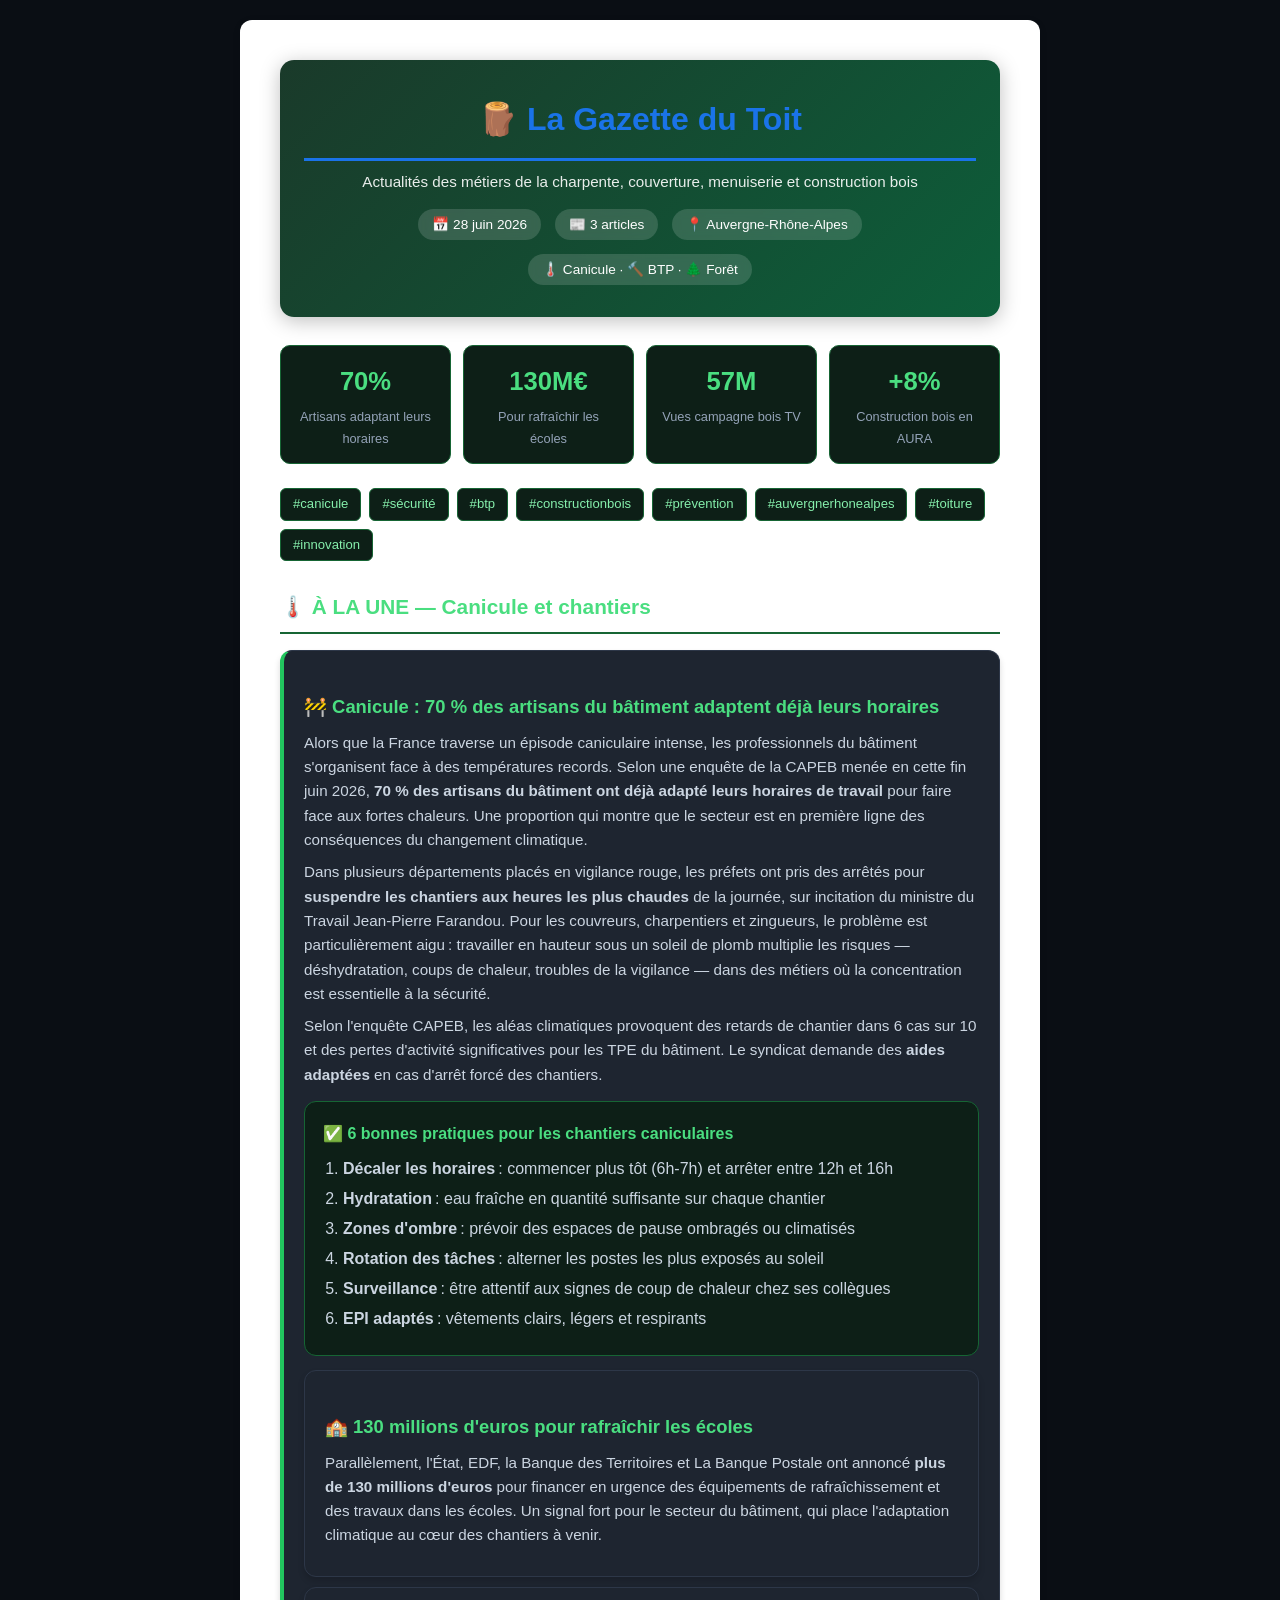
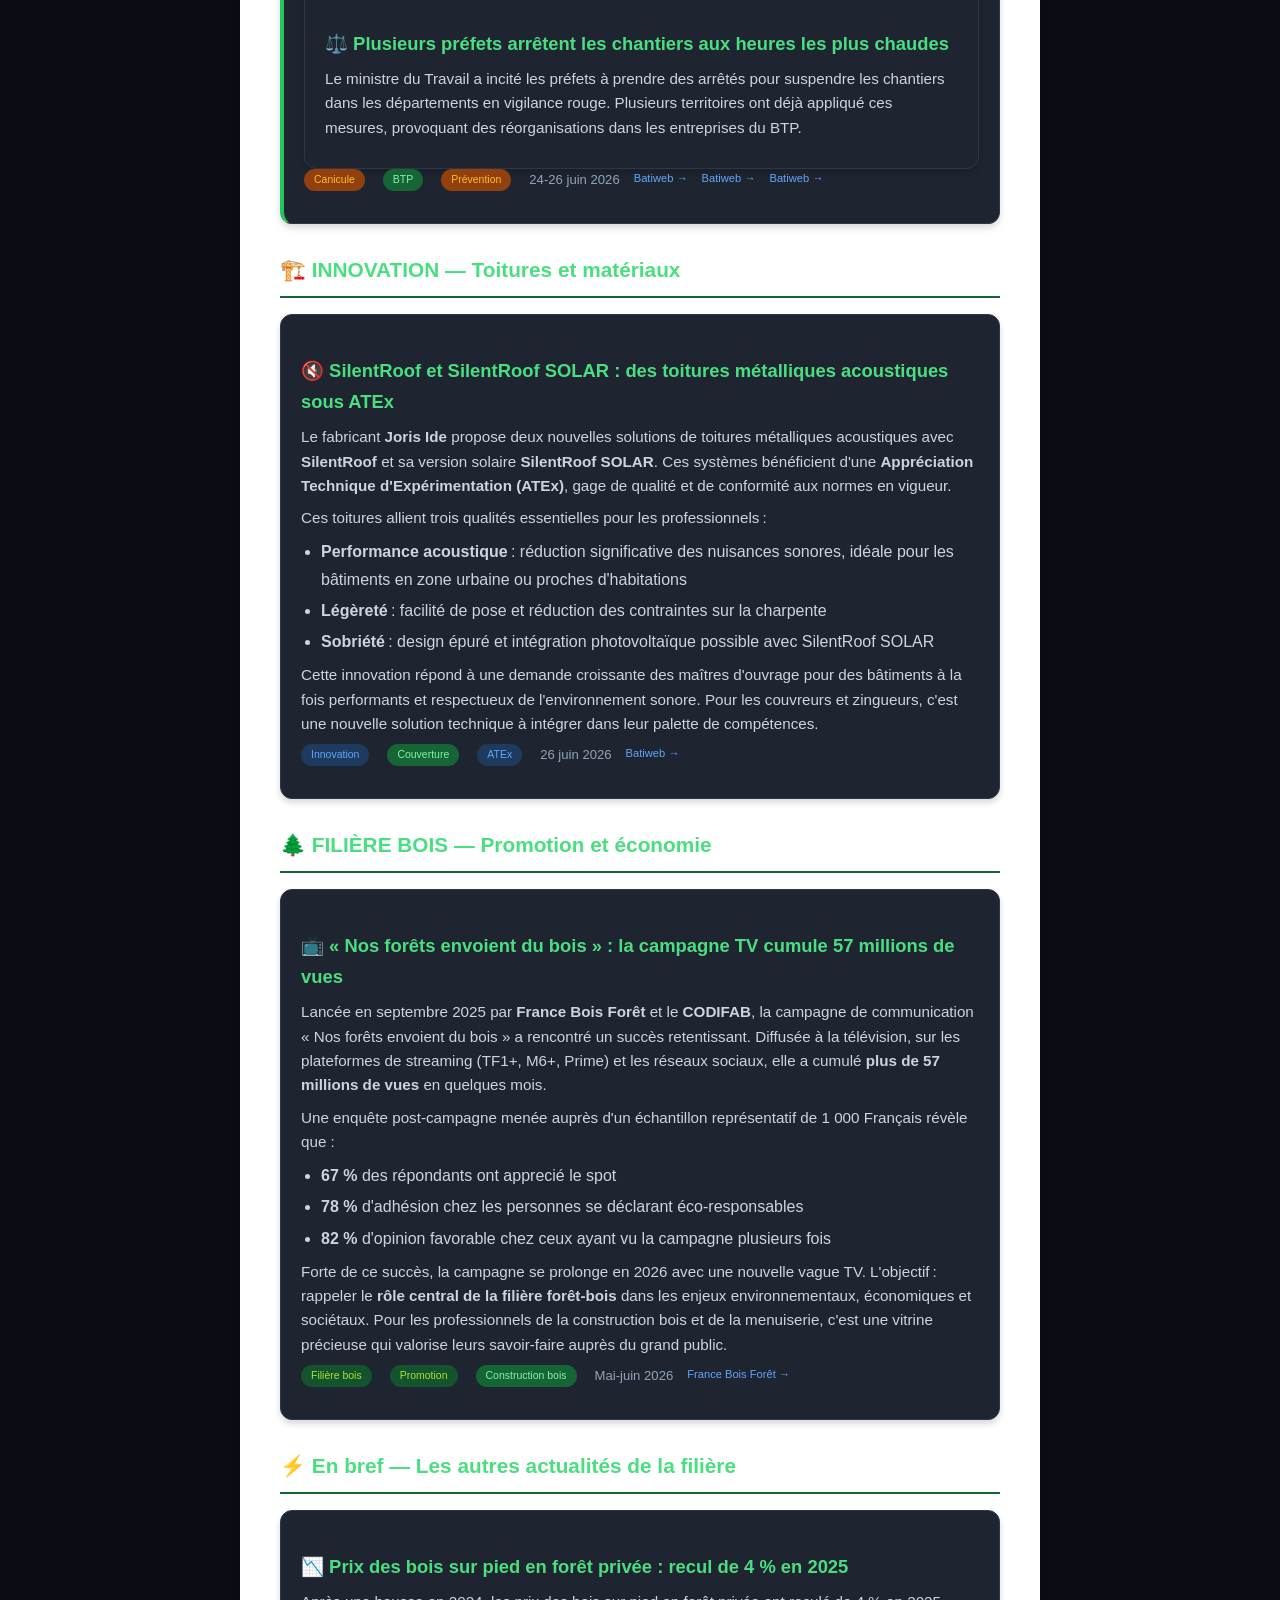
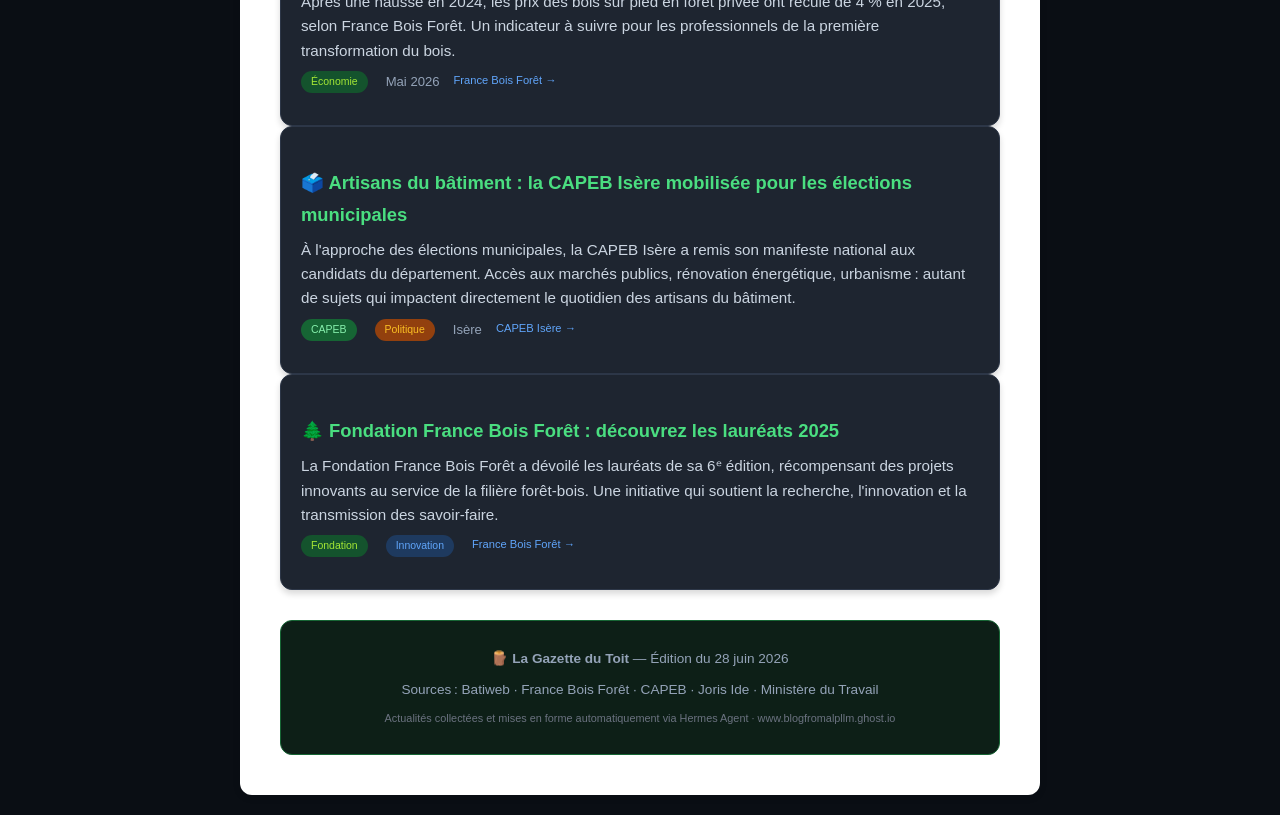
<file: gazette-bois.html>
<!DOCTYPE html>
<html lang="fr">
<head>
    <meta charset="UTF-8">
    <meta name="viewport" content="width=device-width, initial-scale=1.0">
    <title>🪵 La Gazette du Toit — Actualités BTP</title>
    <link rel="stylesheet" href="style_veille.css">
    <link rel="stylesheet" href="style.css">
    <style>
        body {
            background: #0a0e14;
        }
        header.gazette-header {
            background: linear-gradient(135deg, #1a3a2a, #0d5e3a);
            color: white;
            padding: 32px 24px;
            border-radius: 14px;
            margin-bottom: 28px;
            box-shadow: 0 4px 20px rgba(0, 0, 0, 0.25);
            text-align: center;
        }
        header.gazette-header h1 {
            font-size: 2em;
            margin-bottom: 8px;
        }
        header.gazette-header p {
            opacity: 0.9;
            font-size: 0.95em;
        }
        .header-meta {
            margin-top: 14px;
            display: flex;
            gap: 14px;
            flex-wrap: wrap;
            justify-content: center;
            font-size: 0.85em;
        }
        .header-meta span {
            background: rgba(255, 255, 255, 0.15);
            padding: 4px 14px;
            border-radius: 20px;
            backdrop-filter: blur(4px);
        }
        .article-card.is-priority {
            border-left: 4px solid #22c55e;
        }
        .article-card h3 {
            color: #4ade80;
            font-size: 1.15em;
            margin-bottom: 6px;
        }
        .article-card .article-text {
            font-size: 0.95em;
            color: #cbd5e1;
            line-height: 1.6;
            margin: 8px 0;
        }
        .article-card .badge-bois {
            background: #166534;
            color: #86efac;
            padding: 2px 10px;
            border-radius: 12px;
            font-size: 0.8em;
            display: inline-block;
            margin-right: 4px;
        }
        .article-card .badge-soleil {
            background: #92400e;
            color: #fbbf24;
            padding: 2px 10px;
            border-radius: 12px;
            font-size: 0.8em;
            display: inline-block;
            margin-right: 4px;
        }
        .article-card .badge-innovation {
            background: #1e3a5f;
            color: #60a5fa;
            padding: 2px 10px;
            border-radius: 12px;
            font-size: 0.8em;
            display: inline-block;
            margin-right: 4px;
        }
        .article-card .badge-foret {
            background: #14532d;
            color: #a3e635;
            padding: 2px 10px;
            border-radius: 12px;
            font-size: 0.8em;
            display: inline-block;
            margin-right: 4px;
        }
        .article-image {
            width: 100%;
            max-height: 300px;
            object-fit: cover;
            border-radius: 10px;
            margin: 10px 0;
            border: 1px solid #1e3a2a;
        }
        .section-title {
            font-size: 1.3em;
            color: #4ade80;
            margin: 28px 0 16px 0;
            padding-bottom: 8px;
            border-bottom: 2px solid #166534;
        }
        .bonnes-pratiques {
            background: #0d1f17;
            border: 1px solid #166534;
            border-radius: 12px;
            padding: 18px;
            margin: 14px 0;
        }
        .bonnes-pratiques ol {
            margin: 10px 0 0 20px;
            color: #cbd5e1;
        }
        .bonnes-pratiques ol li {
            margin-bottom: 6px;
            line-height: 1.5;
        }
        .bonnes-pratiques h4 {
            color: #4ade80;
            margin-bottom: 4px;
        }
        .chiffre-cle {
            font-size: 1.8em;
            font-weight: 700;
            color: #4ade80;
            display: inline;
        }
        .footer-gazette {
            text-align: center;
            margin-top: 30px;
            padding: 18px;
            background: #0d1f17;
            border-radius: 12px;
            border: 1px solid #166534;
            color: #94a3b8;
            font-size: 0.85em;
        }
        .tag-bar {
            display: flex;
            gap: 8px;
            flex-wrap: wrap;
            margin-bottom: 16px;
        }
        .tag-bar .tag {
            background: #0d1f17;
            color: #86efac;
            border: 1px solid #166534;
            padding: 4px 12px;
            border-radius: 6px;
            font-size: 0.82em;
        }
        a.source-link {
            color: #60a5fa;
            text-decoration: none;
            font-size: 0.85em;
        }
        a.source-link:hover {
            text-decoration: underline;
        }
        .stats-rapides {
            display: grid;
            grid-template-columns: repeat(auto-fit, minmax(160px, 1fr));
            gap: 12px;
            margin-bottom: 24px;
        }
        .stats-rapides .stat {
            background: #0d1f17;
            border: 1px solid #166534;
            border-radius: 10px;
            padding: 14px;
            text-align: center;
        }
        .stats-rapides .stat .nombre {
            font-size: 1.6em;
            font-weight: 700;
            color: #4ade80;
        }
        .stats-rapides .stat .label {
            font-size: 0.8em;
            color: #94a3b8;
            margin-top: 2px;
        }
        .sub-section {
            color: #86efac;
            font-size: 1.1em;
            margin: 22px 0 10px 0;
        }
    </style>
</head>
<body>
<div class="container">

    <!-- Header -->
    <header class="gazette-header">
        <h1>🪵 La Gazette du Toit</h1>
        <p>Actualités des métiers de la charpente, couverture, menuiserie et construction bois</p>
        <div class="header-meta">
            <span>📅 28 juin 2026</span>
            <span>📰 3 articles</span>
            <span>📍 Auvergne-Rhône-Alpes</span>
            <span>🌡️ Canicule · 🔨 BTP · 🌲 Forêt</span>
        </div>
    </header>

    <!-- Stats rapides -->
    <div class="stats-rapides">
        <div class="stat">
            <div class="nombre">70%</div>
            <div class="label">Artisans adaptant leurs horaires</div>
        </div>
        <div class="stat">
            <div class="nombre">130M€</div>
            <div class="label">Pour rafraîchir les écoles</div>
        </div>
        <div class="stat">
            <div class="nombre">57M</div>
            <div class="label">Vues campagne bois TV</div>
        </div>
        <div class="stat">
            <div class="nombre">+8%</div>
            <div class="label">Construction bois en AURA</div>
        </div>
    </div>

    <!-- Tag bar -->
    <div class="tag-bar">
        <span class="tag">#canicule</span>
        <span class="tag">#sécurité</span>
        <span class="tag">#btp</span>
        <span class="tag">#constructionbois</span>
        <span class="tag">#prévention</span>
        <span class="tag">#auvergnerhonealpes</span>
        <span class="tag">#toiture</span>
        <span class="tag">#innovation</span>
    </div>

    <!-- ============================================================ -->
    <!-- ARTICLE 1 — CANICULE (Principal) -->
    <!-- ============================================================ -->
    <h2 class="section-title">🌡️ À LA UNE — Canicule et chantiers</h2>

    <div class="article-card is-priority">
        <h3>🚧 Canicule : 70 % des artisans du bâtiment adaptent déjà leurs horaires</h3>
        <p class="article-text">
            Alors que la France traverse un épisode caniculaire intense, les professionnels du bâtiment s'organisent face à des températures records. Selon une enquête de la CAPEB menée en cette fin juin 2026, <strong>70 % des artisans du bâtiment ont déjà adapté leurs horaires de travail</strong> pour faire face aux fortes chaleurs. Une proportion qui montre que le secteur est en première ligne des conséquences du changement climatique.
        </p>
        <p class="article-text">
            Dans plusieurs départements placés en vigilance rouge, les préfets ont pris des arrêtés pour <strong>suspendre les chantiers aux heures les plus chaudes</strong> de la journée, sur incitation du ministre du Travail Jean-Pierre Farandou. Pour les couvreurs, charpentiers et zingueurs, le problème est particulièrement aigu&thinsp;: travailler en hauteur sous un soleil de plomb multiplie les risques — déshydratation, coups de chaleur, troubles de la vigilance — dans des métiers où la concentration est essentielle à la sécurité.
        </p>
        <p class="article-text">
            Selon l'enquête CAPEB, les aléas climatiques provoquent des retards de chantier dans 6 cas sur 10 et des pertes d'activité significatives pour les TPE du bâtiment. Le syndicat demande des <strong>aides adaptées</strong> en cas d'arrêt forcé des chantiers.
        </p>

        <div class="bonnes-pratiques">
            <h4>✅ 6 bonnes pratiques pour les chantiers caniculaires</h4>
            <ol>
                <li><strong>Décaler les horaires</strong>&thinsp;: commencer plus tôt (6h-7h) et arrêter entre 12h et 16h</li>
                <li><strong>Hydratation</strong>&thinsp;: eau fraîche en quantité suffisante sur chaque chantier</li>
                <li><strong>Zones d'ombre</strong>&thinsp;: prévoir des espaces de pause ombragés ou climatisés</li>
                <li><strong>Rotation des tâches</strong>&thinsp;: alterner les postes les plus exposés au soleil</li>
                <li><strong>Surveillance</strong>&thinsp;: être attentif aux signes de coup de chaleur chez ses collègues</li>
                <li><strong>EPI adaptés</strong>&thinsp;: vêtements clairs, légers et respirants</li>
            </ol>
        </div>

        <div class="article-card" style="margin-top:10px;">
            <h3>🏫 130 millions d'euros pour rafraîchir les écoles</h3>
            <p class="article-text">
                Parallèlement, l'État, EDF, la Banque des Territoires et La Banque Postale ont annoncé <strong>plus de 130 millions d'euros</strong> pour financer en urgence des équipements de rafraîchissement et des travaux dans les écoles. Un signal fort pour le secteur du bâtiment, qui place l'adaptation climatique au cœur des chantiers à venir.
            </p>
        </div>

        <div class="article-card" style="margin-top:10px;">
            <h3>⚖️ Plusieurs préfets arrêtent les chantiers aux heures les plus chaudes</h3>
            <p class="article-text">
                Le ministre du Travail a incité les préfets à prendre des arrêtés pour suspendre les chantiers dans les départements en vigilance rouge. Plusieurs territoires ont déjà appliqué ces mesures, provoquant des réorganisations dans les entreprises du BTP.
            </p>
        </div>

        <div class="article-meta">
            <span class="badge-soleil">Canicule</span>
            <span class="badge-bois">BTP</span>
            <span class="badge-soleil">Prévention</span>
            <span>24-26 juin 2026</span>
            <a href="https://www.batiweb.com/actualites/prevention/canicule-artisans-batiment-horaires-chaleur-capeb-48981" class="source-link">Batiweb →</a>
            <a href="https://www.batiweb.com/actualites/prevention/canicule-arret-chantiers-btp-vigilance-rouge-48977" class="source-link">Batiweb →</a>
            <a href="https://www.batiweb.com/actualites/renovation-energetique/canicule-130-millions-euros-rafraichir-ecoles-48996" class="source-link">Batiweb →</a>
        </div>
    </div>

    <!-- ============================================================ -->
    <!-- ARTICLE 2 — SILENTROOF (Toiture innovante) -->
    <!-- ============================================================ -->
    <h2 class="section-title">🏗️ INNOVATION — Toitures et matériaux</h2>

    <div class="article-card">
        <h3>🔇 SilentRoof et SilentRoof SOLAR : des toitures métalliques acoustiques sous ATEx</h3>
        <p class="article-text">
            Le fabricant <strong>Joris Ide</strong> propose deux nouvelles solutions de toitures métalliques acoustiques avec <strong>SilentRoof</strong> et sa version solaire <strong>SilentRoof SOLAR</strong>. Ces systèmes bénéficient d'une <strong>Appréciation Technique d'Expérimentation (ATEx)</strong>, gage de qualité et de conformité aux normes en vigueur.
        </p>
        <p class="article-text">
            Ces toitures allient trois qualités essentielles pour les professionnels&thinsp;:
        </p>
        <ul style="color:#cbd5e1; margin: 8px 0 8px 20px; line-height:1.7;">
            <li><strong>Performance acoustique</strong>&thinsp;: réduction significative des nuisances sonores, idéale pour les bâtiments en zone urbaine ou proches d'habitations</li>
            <li><strong>Légèreté</strong>&thinsp;: facilité de pose et réduction des contraintes sur la charpente</li>
            <li><strong>Sobriété</strong>&thinsp;: design épuré et intégration photovoltaïque possible avec SilentRoof SOLAR</li>
        </ul>
        <p class="article-text">
            Cette innovation répond à une demande croissante des maîtres d'ouvrage pour des bâtiments à la fois performants et respectueux de l'environnement sonore. Pour les couvreurs et zingueurs, c'est une nouvelle solution technique à intégrer dans leur palette de compétences.
        </p>
        <div class="article-meta">
            <span class="badge-innovation">Innovation</span>
            <span class="badge-bois">Couverture</span>
            <span class="badge-innovation">ATEx</span>
            <span>26 juin 2026</span>
            <a href="https://www.batiweb.com/actualites/publi-redactionnels/silentroof-silentroof-solar-toitures-acoustiques-atex-48963" class="source-link">Batiweb →</a>
        </div>
    </div>

    <!-- ============================================================ -->
    <!-- ARTICLE 3 — CAMPAGNE BOIS -->
    <!-- ============================================================ -->
    <h2 class="section-title">🌲 FILIÈRE BOIS — Promotion et économie</h2>

    <div class="article-card">
        <h3>📺 « Nos forêts envoient du bois » : la campagne TV cumule 57 millions de vues</h3>
        <p class="article-text">
            Lancée en septembre 2025 par <strong>France Bois Forêt</strong> et le <strong>CODIFAB</strong>, la campagne de communication « Nos forêts envoient du bois » a rencontré un succès retentissant. Diffusée à la télévision, sur les plateformes de streaming (TF1+, M6+, Prime) et les réseaux sociaux, elle a cumulé <strong>plus de 57 millions de vues</strong> en quelques mois.
        </p>
        <p class="article-text">
            Une enquête post-campagne menée auprès d'un échantillon représentatif de 1 000 Français révèle que :
        </p>
        <ul style="color:#cbd5e1; margin: 8px 0 8px 20px; line-height:1.7;">
            <li><strong>67 %</strong> des répondants ont apprecié le spot</li>
            <li><strong>78 %</strong> d'adhésion chez les personnes se déclarant éco-responsables</li>
            <li><strong>82 %</strong> d'opinion favorable chez ceux ayant vu la campagne plusieurs fois</li>
        </ul>
        <p class="article-text">
            Forte de ce succès, la campagne se prolonge en 2026 avec une nouvelle vague TV. L'objectif&thinsp;: rappeler le <strong>rôle central de la filière forêt-bois</strong> dans les enjeux environnementaux, économiques et sociétaux. Pour les professionnels de la construction bois et de la menuiserie, c'est une vitrine précieuse qui valorise leurs savoir-faire auprès du grand public.
        </p>
        <div class="article-meta">
            <span class="badge-foret">Filière bois</span>
            <span class="badge-foret">Promotion</span>
            <span class="badge-bois">Construction bois</span>
            <span>Mai-juin 2026</span>
            <a href="https://franceboisforet.fr/2026/05/28/nos-forets-envoient-du-bois-nouvelle-vague-tv/" class="source-link">France Bois Forêt →</a>
        </div>
    </div>

    <!-- ============================================================ -->
    <!-- ACTUALITÉS FLASH -->
    <!-- ============================================================ -->
    <h2 class="section-title">⚡ En bref — Les autres actualités de la filière</h2>

    <div class="article-card">
        <h3>📉 Prix des bois sur pied en forêt privée : recul de 4 % en 2025</h3>
        <p class="article-text">
            Après une hausse en 2024, les prix des bois sur pied en forêt privée ont reculé de 4 % en 2025, selon France Bois Forêt. Un indicateur à suivre pour les professionnels de la première transformation du bois.
        </p>
        <div class="article-meta">
            <span class="badge-foret">Économie</span>
            <span>Mai 2026</span>
            <a href="https://franceboisforet.fr/2026/05/26/communique-de-presse-prix-des-bois-sur-pied-en-foret-privee-un-recul-de-4-en-2025-apres-la-hausse-de-2024/" class="source-link">France Bois Forêt →</a>
        </div>
    </div>

    <div class="article-card">
        <h3>🗳️ Artisans du bâtiment : la CAPEB Isère mobilisée pour les élections municipales</h3>
        <p class="article-text">
            À l'approche des élections municipales, la CAPEB Isère a remis son manifeste national aux candidats du département. Accès aux marchés publics, rénovation énergétique, urbanisme&thinsp;: autant de sujets qui impactent directement le quotidien des artisans du bâtiment.
        </p>
        <div class="article-meta">
            <span class="badge-bois">CAPEB</span>
            <span class="badge-soleil">Politique</span>
            <span>Isère</span>
            <a href="https://www.capeb-isere.fr/artisans-du-batiment-la-capeb-isere-mobilisee-a-lapproche-des-elections-municipales/" class="source-link">CAPEB Isère →</a>
        </div>
    </div>

    <div class="article-card">
        <h3>🌲 Fondation France Bois Forêt : découvrez les lauréats 2025</h3>
        <p class="article-text">
            La Fondation France Bois Forêt a dévoilé les lauréats de sa 6ᵉ édition, récompensant des projets innovants au service de la filière forêt-bois. Une initiative qui soutient la recherche, l'innovation et la transmission des savoir-faire.
        </p>
        <div class="article-meta">
            <span class="badge-foret">Fondation</span>
            <span class="badge-innovation">Innovation</span>
            <a href="https://franceboisforet.fr/les-laureats-2025-6e-edition-fondation-fbf/" class="source-link">France Bois Forêt →</a>
        </div>
    </div>

    <!-- Footer -->
    <div class="footer-gazette">
        <p><strong>🪵 La Gazette du Toit</strong> — Édition du 28 juin 2026</p>
        <p>Sources&thinsp;: Batiweb · France Bois Forêt · CAPEB · Joris Ide · Ministère du Travail</p>
        <p style="margin-top:6px; font-size:0.8em; color:#6b7280;">
            Actualités collectées et mises en forme automatiquement via Hermes Agent · www.blogfromalpllm.ghost.io
        </p>
    </div>

</div>
</body>
</html>
</file>
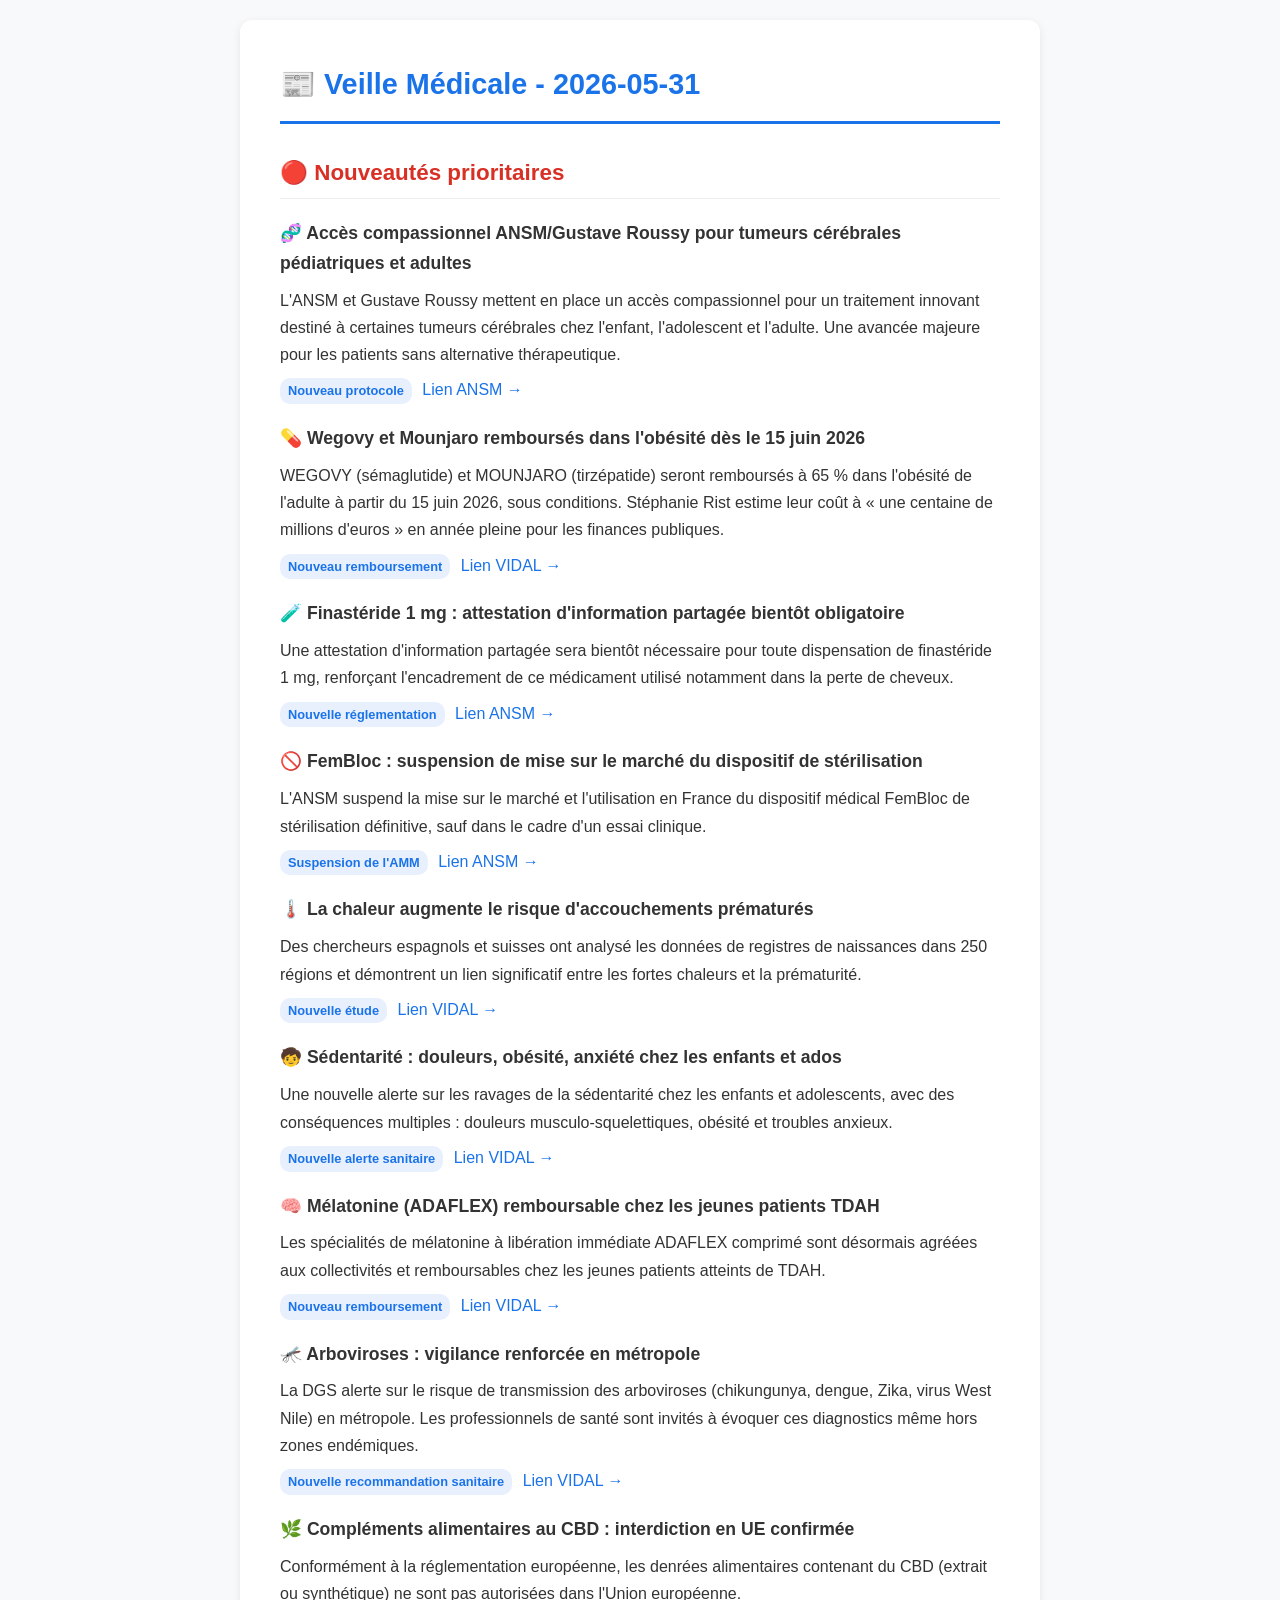
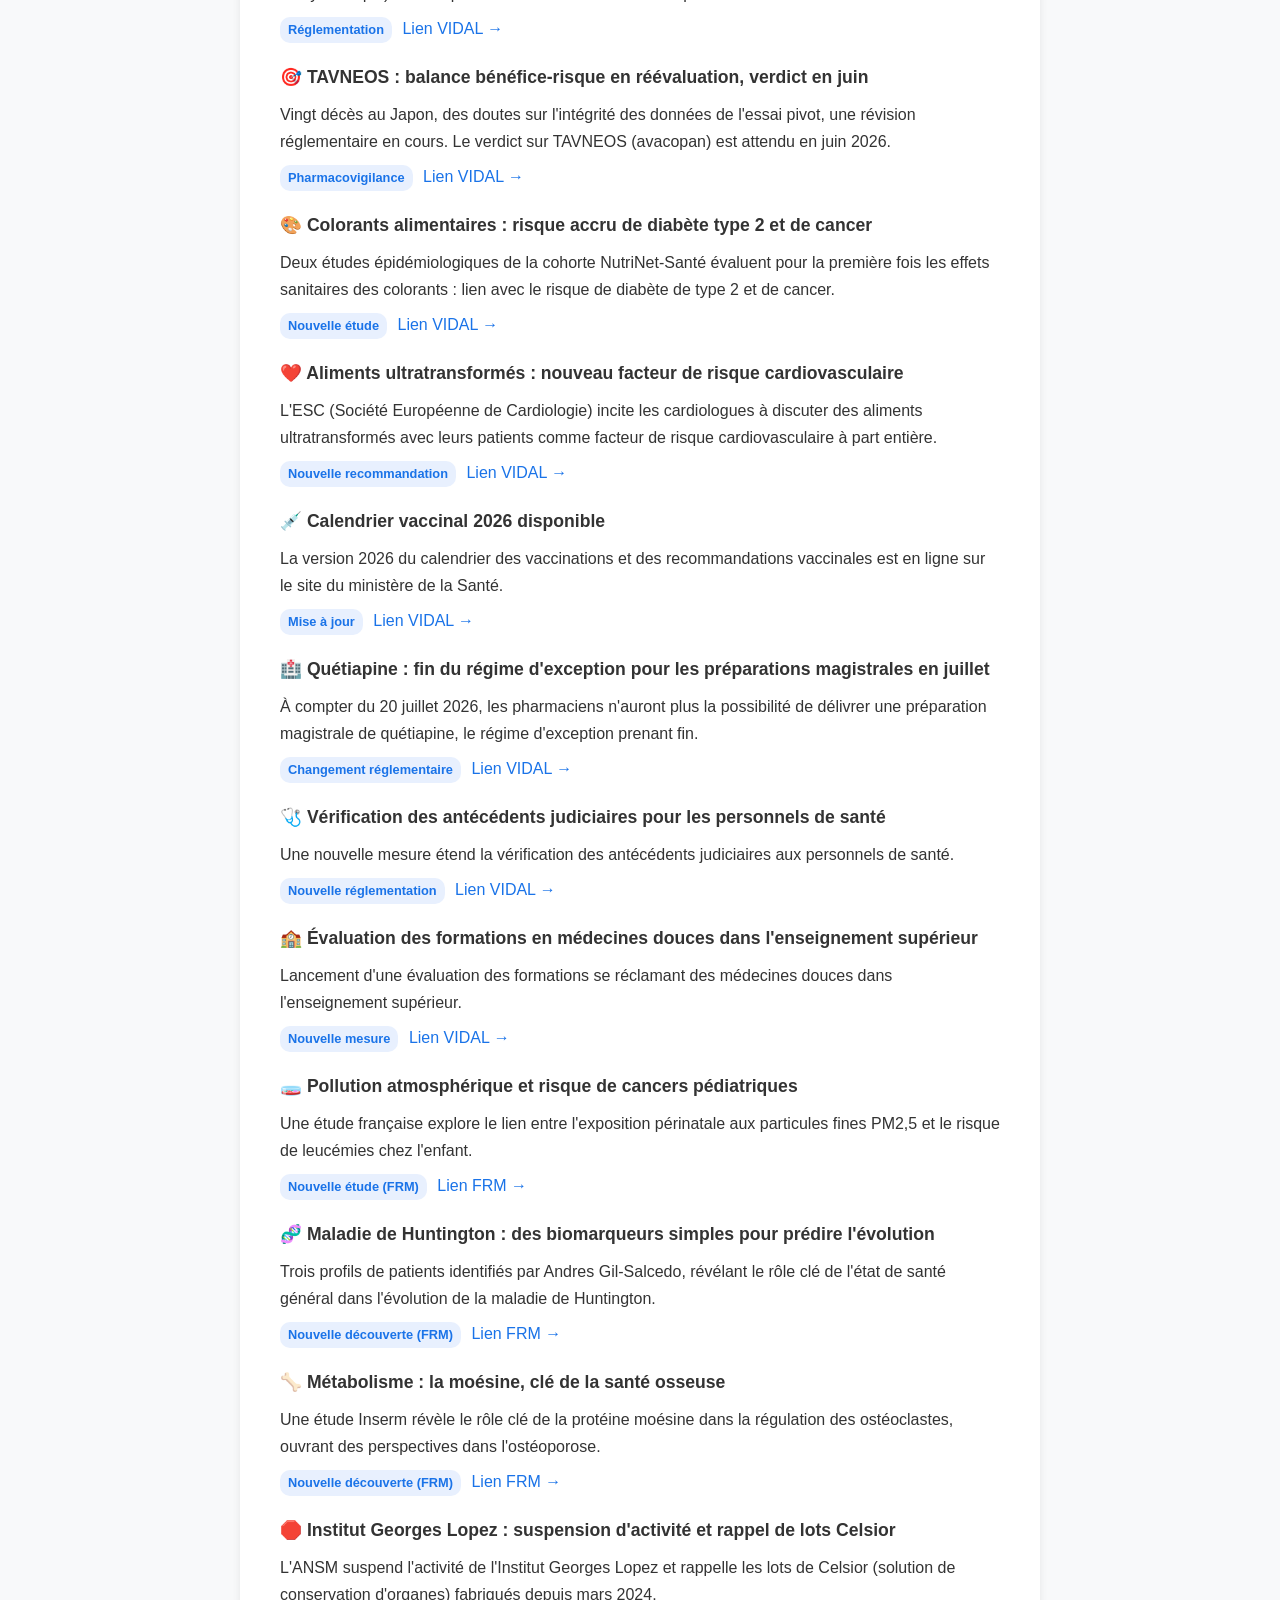
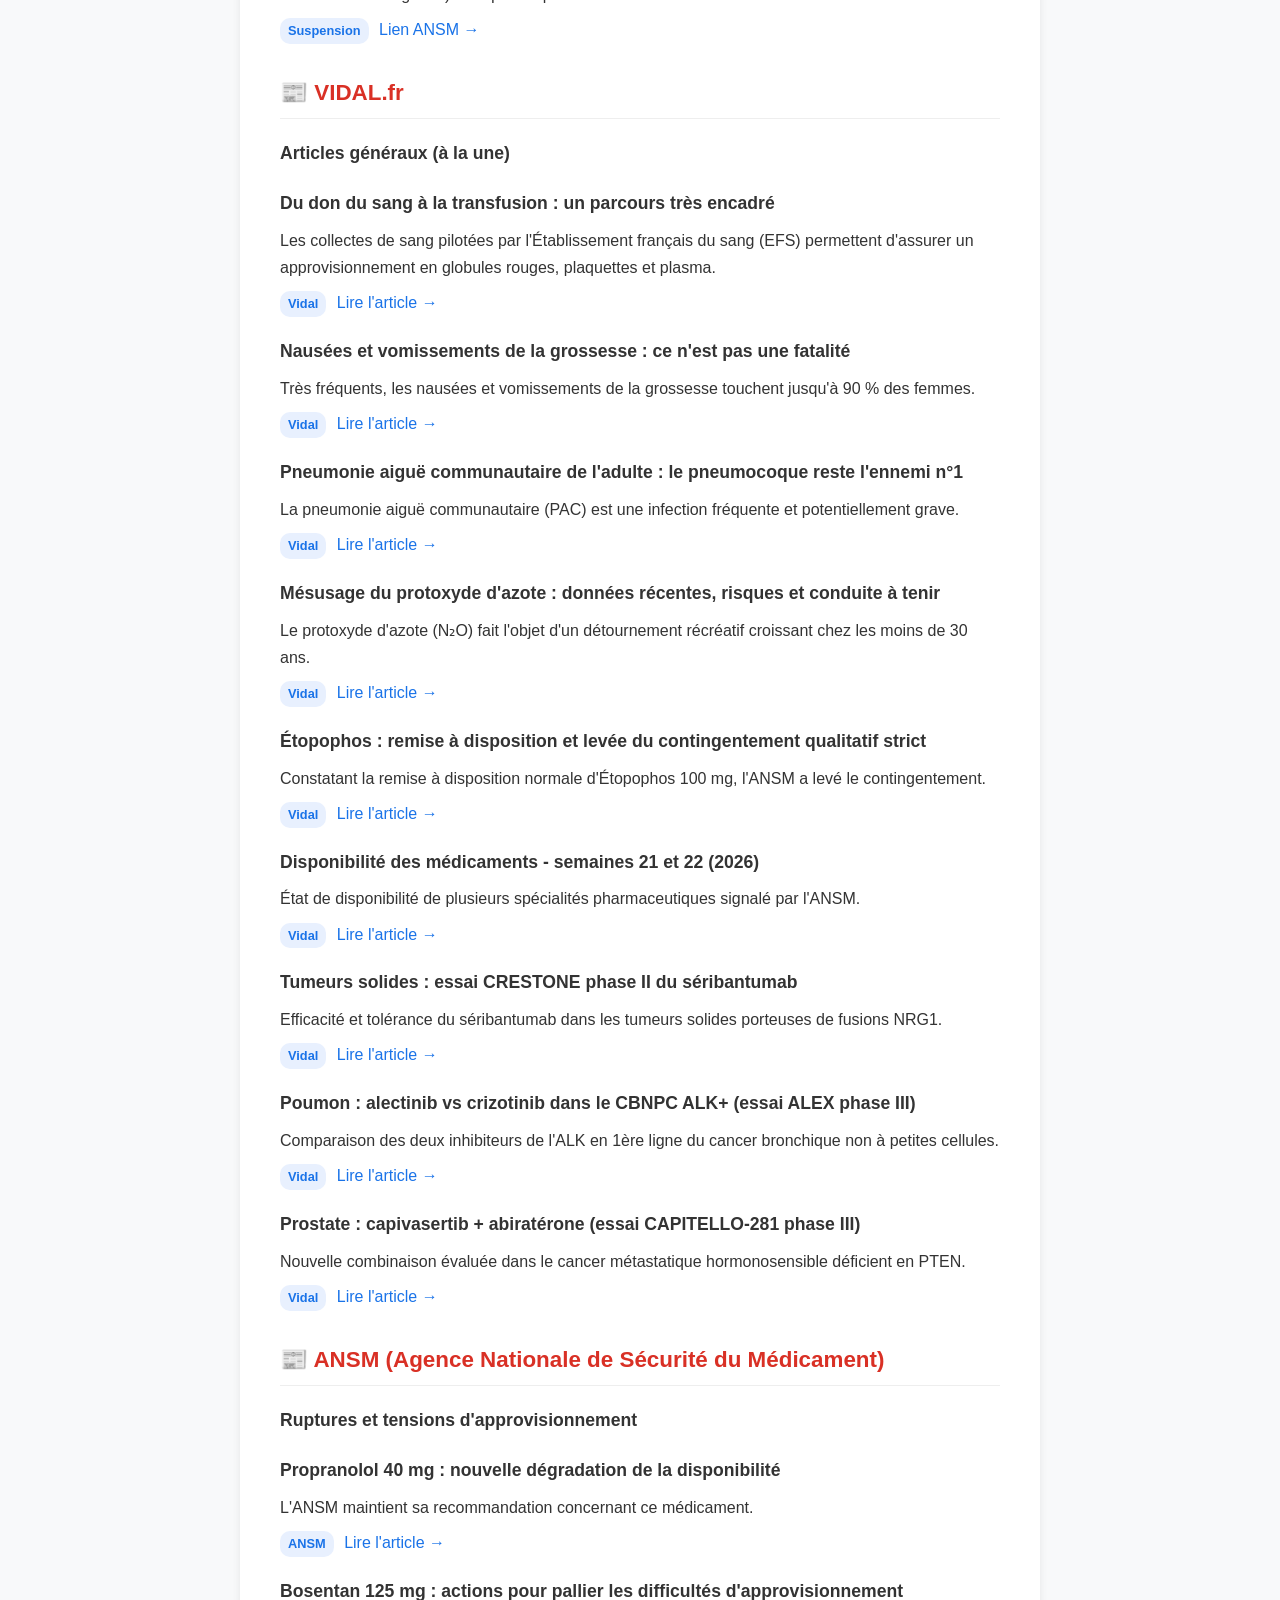
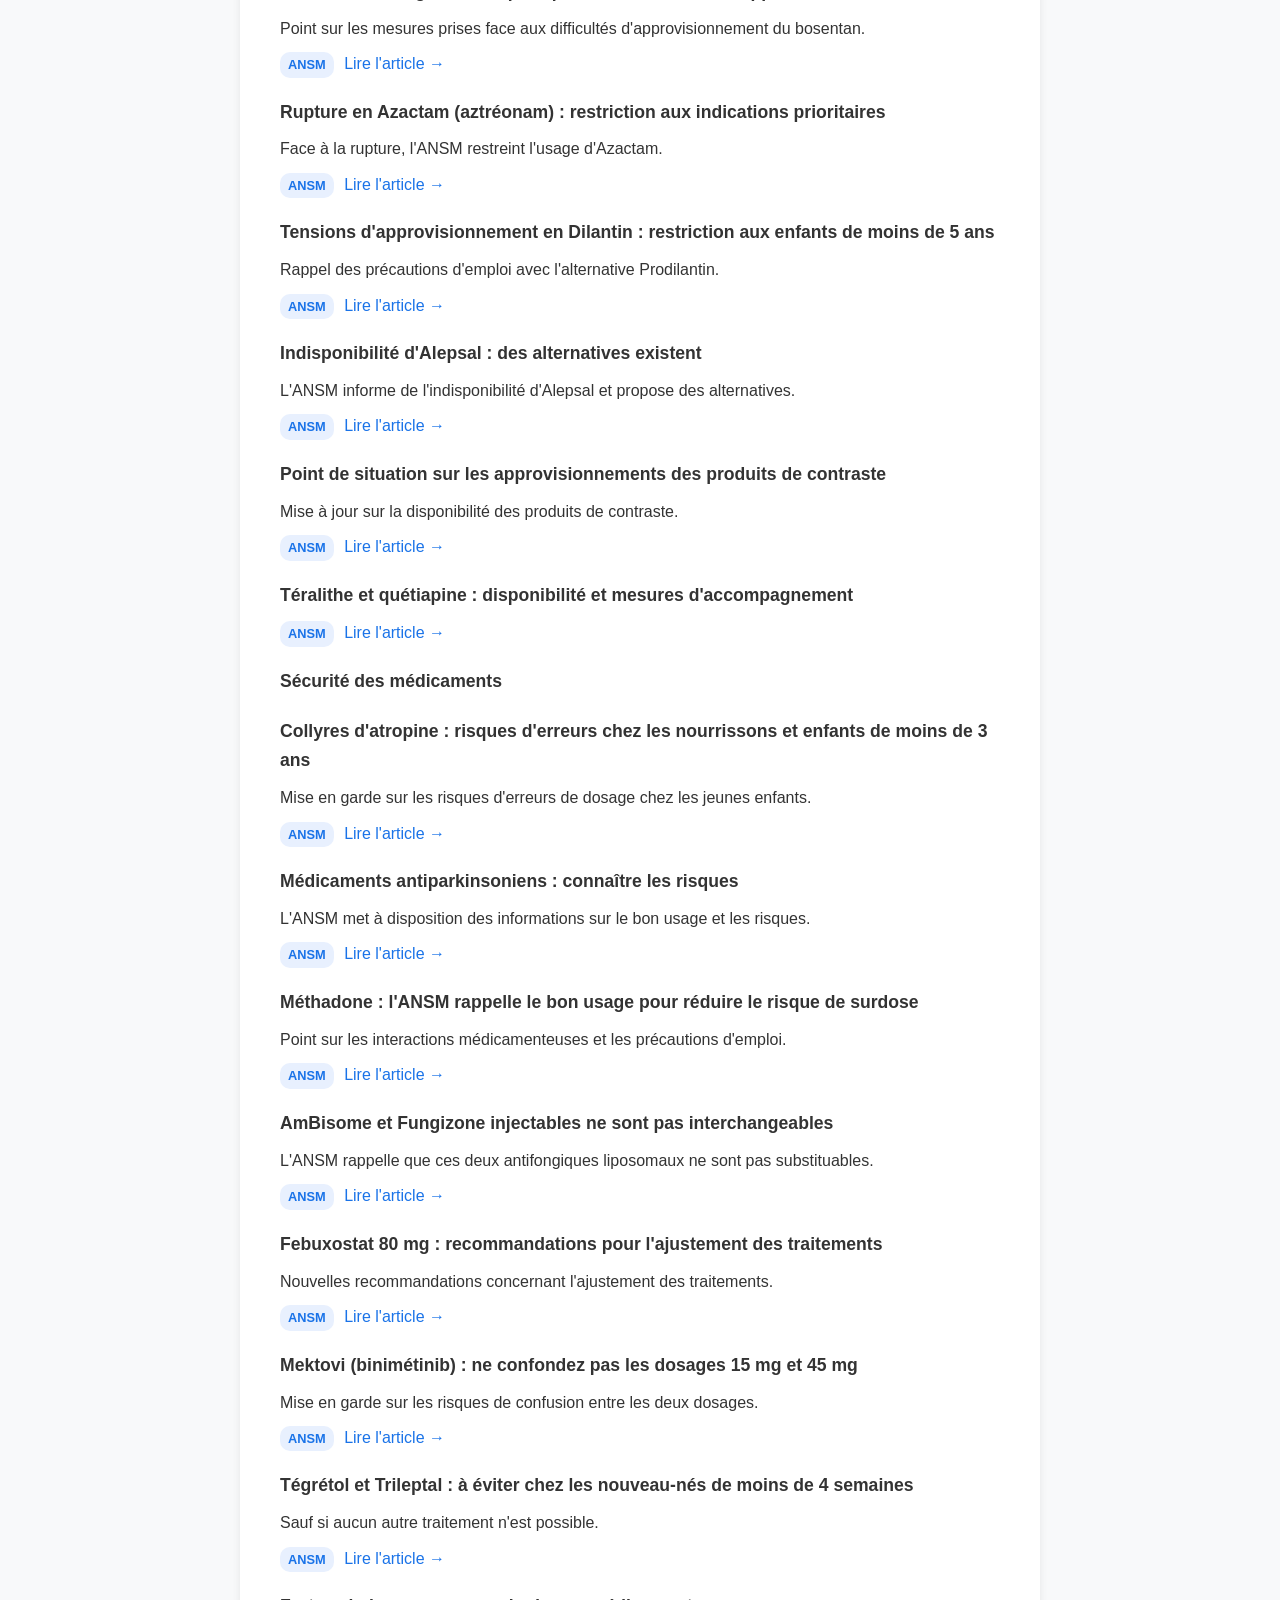
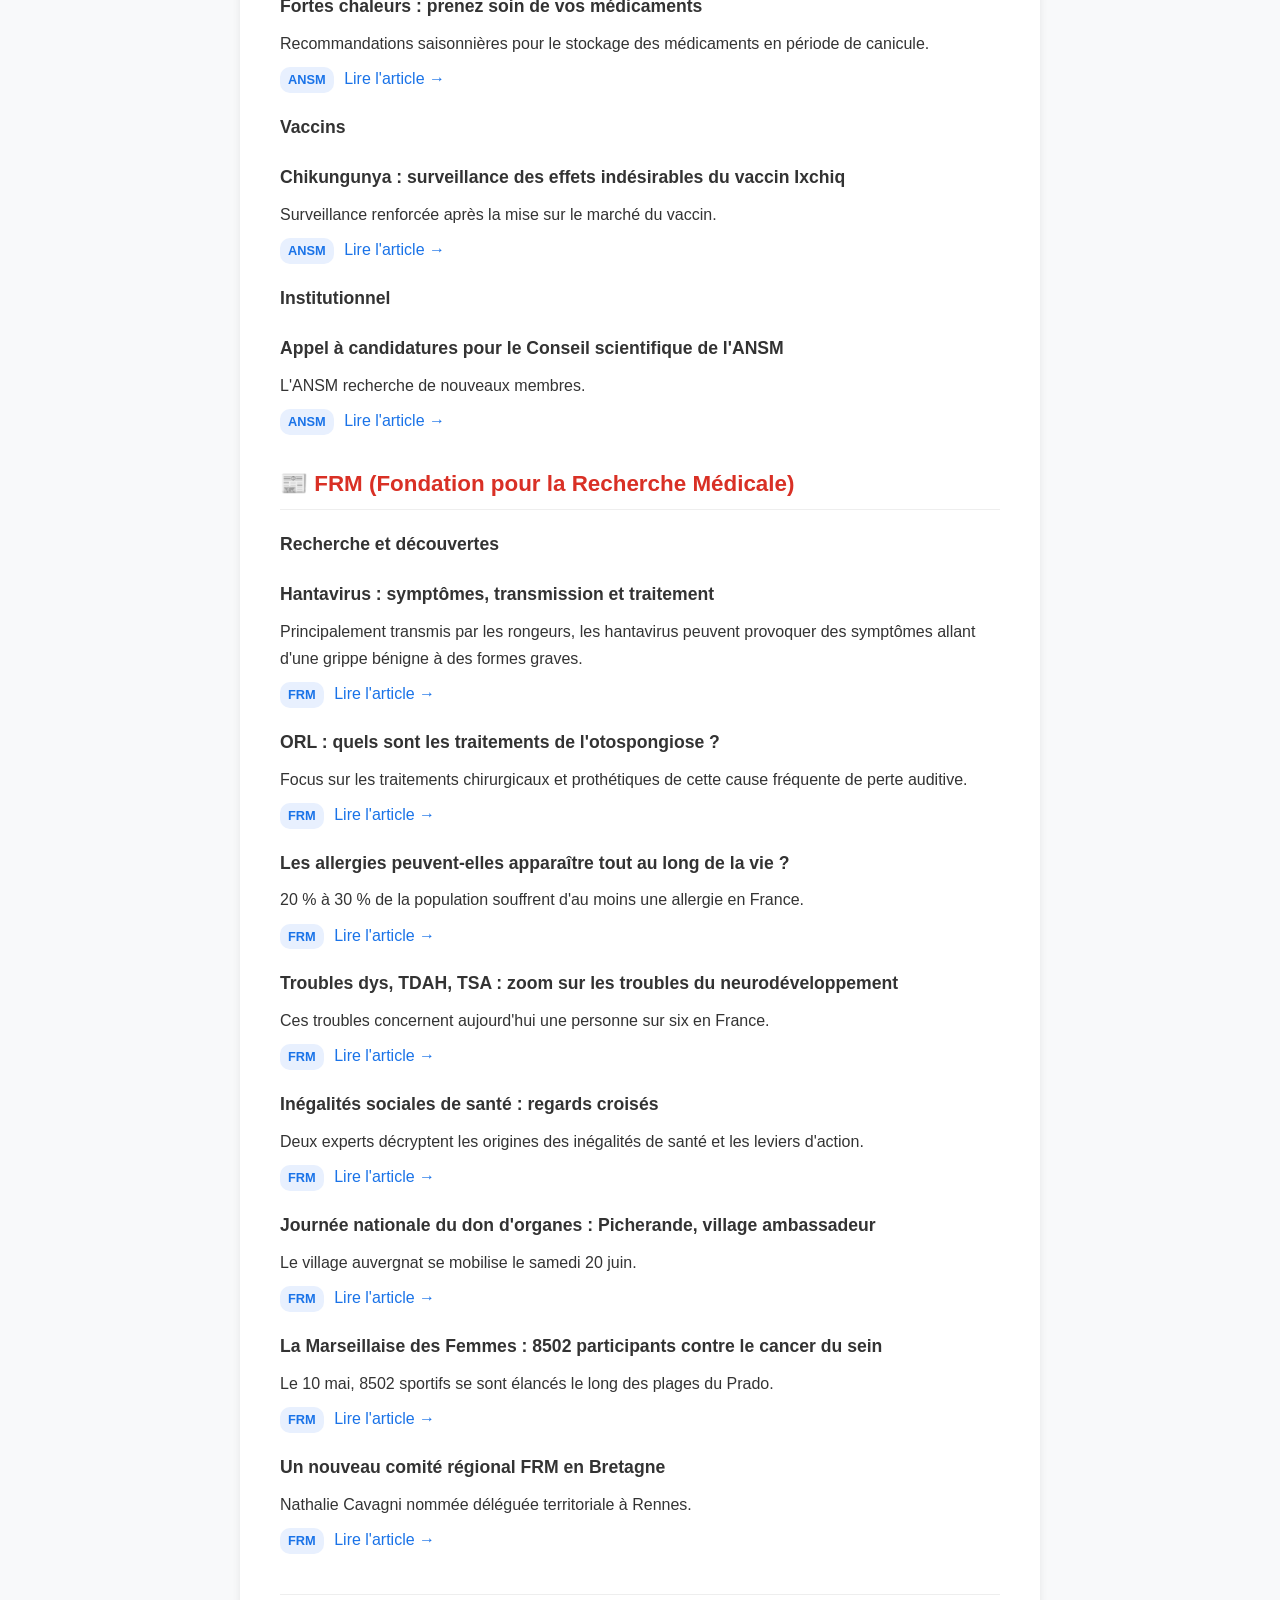
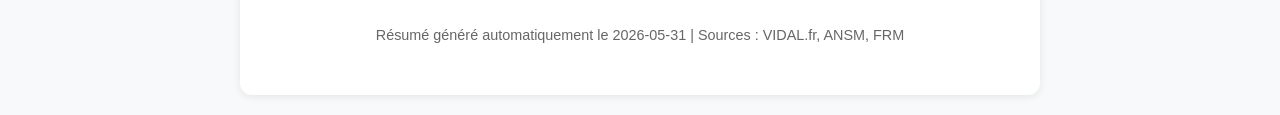
<file: test.html>
<!DOCTYPE html>
<html lang="fr">
<head>
    <meta charset="UTF-8">
    <meta name="viewport" content="width=device-width, initial-scale=1.0">
    <title>Veille Médicale - 2026-05-31</title>
    <link rel="stylesheet" href="style.css">
</head>
<body>
    <div class="container">

        <h1>📰 Veille Médicale - 2026-05-31</h1>

        <!-- ===== SECTION PRIORITÉS ===== -->
        <h2 class="priority">🔴 Nouveautés prioritaires</h2>

        <div class="article-card is-priority">
            <h3>🧬 Accès compassionnel ANSM/Gustave Roussy pour tumeurs cérébrales pédiatriques et adultes</h3>
            <p class="article-text">L'ANSM et Gustave Roussy mettent en place un accès compassionnel pour un traitement innovant destiné à certaines tumeurs cérébrales chez l'enfant, l'adolescent et l'adulte. Une avancée majeure pour les patients sans alternative thérapeutique.</p>
            <div class="article-meta">
                <span class="badge">Nouveau protocole</span>
                <a href="https://ansm.sante.fr/actualites/lansm-et-gustave-roussy-mettent-en-place-un-acces-compassionnel-dun-traitement-innovant-pour-certaines-tumeurs-cerebrales-chez-lenfant-ladolescent-et-ladulte" class="btn-link">Lien ANSM →</a>
            </div>
        </div>

        <div class="article-card is-priority">
            <h3>💊 Wegovy et Mounjaro remboursés dans l'obésité dès le 15 juin 2026</h3>
            <p class="article-text">WEGOVY (sémaglutide) et MOUNJARO (tirzépatide) seront remboursés à 65 % dans l'obésité de l'adulte à partir du 15 juin 2026, sous conditions. Stéphanie Rist estime leur coût à « une centaine de millions d'euros » en année pleine pour les finances publiques.</p>
            <div class="article-meta">
                <span class="badge">Nouveau remboursement</span>
                <a href="https://www.vidal.fr/actualites/37850-obesite-prise-en-charge-de-wegovy-et-mounjaro-a-partir-du-15-juin-2026-sous-conditions.html" class="btn-link">Lien VIDAL →</a>
            </div>
        </div>

        <div class="article-card is-priority">
            <h3>🧪 Finastéride 1 mg : attestation d'information partagée bientôt obligatoire</h3>
            <p class="article-text">Une attestation d'information partagée sera bientôt nécessaire pour toute dispensation de finastéride 1 mg, renforçant l'encadrement de ce médicament utilisé notamment dans la perte de cheveux.</p>
            <div class="article-meta">
                <span class="badge">Nouvelle réglementation</span>
                <a href="https://ansm.sante.fr/actualites/finasteride-1-mg-une-attestation-dinformation-partagee-bientot-necessaire-pour-toute-dispensation" class="btn-link">Lien ANSM →</a>
            </div>
        </div>

        <div class="article-card is-priority">
            <h3>🚫 FemBloc : suspension de mise sur le marché du dispositif de stérilisation</h3>
            <p class="article-text">L'ANSM suspend la mise sur le marché et l'utilisation en France du dispositif médical FemBloc de stérilisation définitive, sauf dans le cadre d'un essai clinique.</p>
            <div class="article-meta">
                <span class="badge">Suspension de l'AMM</span>
                <a href="https://ansm.sante.fr/actualites/dispositif-medical-fembloc-de-sterilisation-definitive-suspension-de-sa-mise-sur-le-marche-et-de-son-utilisation-en-france-excepte-dans-le-cadre-dun-essai-clinique" class="btn-link">Lien ANSM →</a>
            </div>
        </div>

        <div class="article-card is-priority">
            <h3>🌡️ La chaleur augmente le risque d'accouchements prématurés</h3>
            <p class="article-text">Des chercheurs espagnols et suisses ont analysé les données de registres de naissances dans 250 régions et démontrent un lien significatif entre les fortes chaleurs et la prématurité.</p>
            <div class="article-meta">
                <span class="badge">Nouvelle étude</span>
                <a href="https://www.vidal.fr/actualites/37852-la-chaleur-augmente-le-risque-d-accouchements-prematures.html" class="btn-link">Lien VIDAL →</a>
            </div>
        </div>

        <div class="article-card is-priority">
            <h3>🧒 Sédentarité : douleurs, obésité, anxiété chez les enfants et ados</h3>
            <p class="article-text">Une nouvelle alerte sur les ravages de la sédentarité chez les enfants et adolescents, avec des conséquences multiples : douleurs musculo-squelettiques, obésité et troubles anxieux.</p>
            <div class="article-meta">
                <span class="badge">Nouvelle alerte sanitaire</span>
                <a href="https://www.vidal.fr/actualites/37858-douleurs-obesite-anxiete-les-ravages-de-la-sedentarite-chez-les-enfants-et-ados.html" class="btn-link">Lien VIDAL →</a>
            </div>
        </div>

        <div class="article-card is-priority">
            <h3>🧠 Mélatonine (ADAFLEX) remboursable chez les jeunes patients TDAH</h3>
            <p class="article-text">Les spécialités de mélatonine à libération immédiate ADAFLEX comprimé sont désormais agréées aux collectivités et remboursables chez les jeunes patients atteints de TDAH.</p>
            <div class="article-meta">
                <span class="badge">Nouveau remboursement</span>
                <a href="https://www.vidal.fr/actualites/37833-melatonine-et-tdah-adaflex-desormais-remboursable-chez-les-jeunes-patients.html" class="btn-link">Lien VIDAL →</a>
            </div>
        </div>

        <div class="article-card is-priority">
            <h3>🦟 Arboviroses : vigilance renforcée en métropole</h3>
            <p class="article-text">La DGS alerte sur le risque de transmission des arboviroses (chikungunya, dengue, Zika, virus West Nile) en métropole. Les professionnels de santé sont invités à évoquer ces diagnostics même hors zones endémiques.</p>
            <div class="article-meta">
                <span class="badge">Nouvelle recommandation sanitaire</span>
                <a href="https://www.vidal.fr/actualites/37837-chikungunya-dengue-zika-virus-west-nile-evoquer-le-diagnostic-meme-en-metropole.html" class="btn-link">Lien VIDAL →</a>
            </div>
        </div>

        <div class="article-card is-priority">
            <h3>🌿 Compléments alimentaires au CBD : interdiction en UE confirmée</h3>
            <p class="article-text">Conformément à la réglementation européenne, les denrées alimentaires contenant du CBD (extrait ou synthétique) ne sont pas autorisées dans l'Union européenne.</p>
            <div class="article-meta">
                <span class="badge">Réglementation</span>
                <a href="https://www.vidal.fr/actualites/37840-complements-alimentaires-a-base-de-cbd-non-autorises-en-union-europeenne.html" class="btn-link">Lien VIDAL →</a>
            </div>
        </div>

        <div class="article-card is-priority">
            <h3>🎯 TAVNEOS : balance bénéfice-risque en réévaluation, verdict en juin</h3>
            <p class="article-text">Vingt décès au Japon, des doutes sur l'intégrité des données de l'essai pivot, une révision réglementaire en cours. Le verdict sur TAVNEOS (avacopan) est attendu en juin 2026.</p>
            <div class="article-meta">
                <span class="badge">Pharmacovigilance</span>
                <a href="https://www.vidal.fr/actualites/37849-tavneos-une-balance-benefice-risque-en-reevaluation-verdict-attendu-en-juin.html" class="btn-link">Lien VIDAL →</a>
            </div>
        </div>

        <div class="article-card is-priority">
            <h3>🎨 Colorants alimentaires : risque accru de diabète type 2 et de cancer</h3>
            <p class="article-text">Deux études épidémiologiques de la cohorte NutriNet-Santé évaluent pour la première fois les effets sanitaires des colorants : lien avec le risque de diabète de type 2 et de cancer.</p>
            <div class="article-meta">
                <span class="badge">Nouvelle étude</span>
                <a href="https://www.vidal.fr/actualites/37825-une-forte-consommation-de-colorants-est-associee-a-un-risque-accru-de-diabete-de-type-2-et-de-cancer.html" class="btn-link">Lien VIDAL →</a>
            </div>
        </div>

        <div class="article-card is-priority">
            <h3>❤️ Aliments ultratransformés : nouveau facteur de risque cardiovasculaire</h3>
            <p class="article-text">L'ESC (Société Européenne de Cardiologie) incite les cardiologues à discuter des aliments ultratransformés avec leurs patients comme facteur de risque cardiovasculaire à part entière.</p>
            <div class="article-meta">
                <span class="badge">Nouvelle recommandation</span>
                <a href="https://www.vidal.fr/actualites/37827-l-esc-incite-les-cardiologues-a-parler-des-aliments-ultratransformes-avec-leurs-patients-comme-facteur-de-risque-cardiovasculaire.html" class="btn-link">Lien VIDAL →</a>
            </div>
        </div>

        <div class="article-card is-priority">
            <h3>💉 Calendrier vaccinal 2026 disponible</h3>
            <p class="article-text">La version 2026 du calendrier des vaccinations et des recommandations vaccinales est en ligne sur le site du ministère de la Santé.</p>
            <div class="article-meta">
                <span class="badge">Mise à jour</span>
                <a href="https://www.vidal.fr/actualites/37762-la-version-2026-du-calendrier-vaccinal-est-disponible.html" class="btn-link">Lien VIDAL →</a>
            </div>
        </div>

        <div class="article-card is-priority">
            <h3>🏥 Quétiapine : fin du régime d'exception pour les préparations magistrales en juillet</h3>
            <p class="article-text">À compter du 20 juillet 2026, les pharmaciens n'auront plus la possibilité de délivrer une préparation magistrale de quétiapine, le régime d'exception prenant fin.</p>
            <div class="article-meta">
                <span class="badge">Changement réglementaire</span>
                <a href="https://www.vidal.fr/actualites/37847-le-regime-d-exception-sur-les-preparations-de-quetiapine-prendra-fin-en-juillet-ansm.html" class="btn-link">Lien VIDAL →</a>
            </div>
        </div>

        <div class="article-card is-priority">
            <h3>🩺 Vérification des antécédents judiciaires pour les personnels de santé</h3>
            <p class="article-text">Une nouvelle mesure étend la vérification des antécédents judiciaires aux personnels de santé.</p>
            <div class="article-meta">
                <span class="badge">Nouvelle réglementation</span>
                <a href="https://www.vidal.fr/actualites/37844-la-verification-des-antecedents-judiciaires-concernera-les-personnels-de-sante.html" class="btn-link">Lien VIDAL →</a>
            </div>
        </div>

        <div class="article-card is-priority">
            <h3>🏫 Évaluation des formations en médecines douces dans l'enseignement supérieur</h3>
            <p class="article-text">Lancement d'une évaluation des formations se réclamant des médecines douces dans l'enseignement supérieur.</p>
            <div class="article-meta">
                <span class="badge">Nouvelle mesure</span>
                <a href="https://www.vidal.fr/actualites/37843-enseignement-superieur-lancement-d-une-evaluation-des-formations-se-reclamant-des-medecines-douces.html" class="btn-link">Lien VIDAL →</a>
            </div>
        </div>

        <div class="article-card is-priority">
            <h3>🧫 Pollution atmosphérique et risque de cancers pédiatriques</h3>
            <p class="article-text">Une étude française explore le lien entre l'exposition périnatale aux particules fines PM2,5 et le risque de leucémies chez l'enfant.</p>
            <div class="article-meta">
                <span class="badge">Nouvelle étude (FRM)</span>
                <a href="https://www.frm.org/fr/actualites/oncologie-la-pollution-atmospherique-et-le-risque-de-cancers-pediatriques" class="btn-link">Lien FRM →</a>
            </div>
        </div>

        <div class="article-card is-priority">
            <h3>🧬 Maladie de Huntington : des biomarqueurs simples pour prédire l'évolution</h3>
            <p class="article-text">Trois profils de patients identifiés par Andres Gil-Salcedo, révélant le rôle clé de l'état de santé général dans l'évolution de la maladie de Huntington.</p>
            <div class="article-meta">
                <span class="badge">Nouvelle découverte (FRM)</span>
                <a href="https://www.frm.org/fr/actualites/maladie-de-huntington-des-biomarqueurs-simples-pour-predire-l-evolution-de-la-maladie" class="btn-link">Lien FRM →</a>
            </div>
        </div>

        <div class="article-card is-priority">
            <h3>🦴 Métabolisme : la moésine, clé de la santé osseuse</h3>
            <p class="article-text">Une étude Inserm révèle le rôle clé de la protéine moésine dans la régulation des ostéoclastes, ouvrant des perspectives dans l'ostéoporose.</p>
            <div class="article-meta">
                <span class="badge">Nouvelle découverte (FRM)</span>
                <a href="https://www.frm.org/fr/actualites/metabolisme-la-moesine-indispensable-a-la-bonne-sante-de-nos-os" class="btn-link">Lien FRM →</a>
            </div>
        </div>

        <div class="article-card is-priority">
            <h3>🛑 Institut Georges Lopez : suspension d'activité et rappel de lots Celsior</h3>
            <p class="article-text">L'ANSM suspend l'activité de l'Institut Georges Lopez et rappelle les lots de Celsior (solution de conservation d'organes) fabriqués depuis mars 2024.</p>
            <div class="article-meta">
                <span class="badge">Suspension</span>
                <a href="https://ansm.sante.fr/actualites/lansm-suspend-lactivite-de-linstitut-georges-lopez-et-rappelle-les-lots-de-celsior-fabriques-depuis-mars-2024" class="btn-link">Lien ANSM →</a>
            </div>
        </div>

        <!-- ===== SECTION VIDAL.fr ===== -->
        <h2>📰 VIDAL.fr</h2>

        <h3>Articles généraux (à la une)</h3>

        <div class="article-card">
            <h3>Du don du sang à la transfusion : un parcours très encadré</h3>
            <p class="article-text">Les collectes de sang pilotées par l'Établissement français du sang (EFS) permettent d'assurer un approvisionnement en globules rouges, plaquettes et plasma.</p>
            <div class="article-meta">
                <span class="badge">Vidal</span>
                <a href="https://www.vidal.fr/actualites/37799-du-don-du-sang-a-la-transfusion-un-parcours-tres-encadre.html" class="btn-link">Lire l'article →</a>
            </div>
        </div>

        <div class="article-card">
            <h3>Nausées et vomissements de la grossesse : ce n'est pas une fatalité</h3>
            <p class="article-text">Très fréquents, les nausées et vomissements de la grossesse touchent jusqu'à 90 % des femmes.</p>
            <div class="article-meta">
                <span class="badge">Vidal</span>
                <a href="https://www.vidal.fr/actualites/37722-nausees-et-vomissements-de-la-grossesse-ce-n-est-pas-une-fatalite.html" class="btn-link">Lire l'article →</a>
            </div>
        </div>

        <div class="article-card">
            <h3>Pneumonie aiguë communautaire de l'adulte : le pneumocoque reste l'ennemi n°1</h3>
            <p class="article-text">La pneumonie aiguë communautaire (PAC) est une infection fréquente et potentiellement grave.</p>
            <div class="article-meta">
                <span class="badge">Vidal</span>
                <a href="https://www.vidal.fr/actualites/37611-pneumonie-aigue-communautaire-de-l-adulte-le-pneumocoque-reste-l-ennemi-n-1.html" class="btn-link">Lire l'article →</a>
            </div>
        </div>

        <div class="article-card">
            <h3>Mésusage du protoxyde d'azote : données récentes, risques et conduite à tenir</h3>
            <p class="article-text">Le protoxyde d'azote (N₂O) fait l'objet d'un détournement récréatif croissant chez les moins de 30 ans.</p>
            <div class="article-meta">
                <span class="badge">Vidal</span>
                <a href="https://www.vidal.fr/actualites/37738-mesusage-du-protoxyde-d-azote-donnees-recentes-risques-et-conduite-a-tenir.html" class="btn-link">Lire l'article →</a>
            </div>
        </div>

        <div class="article-card">
            <h3>Étopophos : remise à disposition et levée du contingentement qualitatif strict</h3>
            <p class="article-text">Constatant la remise à disposition normale d'Étopophos 100 mg, l'ANSM a levé le contingentement.</p>
            <div class="article-meta">
                <span class="badge">Vidal</span>
                <a href="https://www.vidal.fr/actualites/37842-etopophos-remise-a-disposition-et-levee-du-contingentement-qualitatif-strict.html" class="btn-link">Lire l'article →</a>
            </div>
        </div>

        <div class="article-card">
            <h3>Disponibilité des médicaments - semaines 21 et 22 (2026)</h3>
            <p class="article-text">État de disponibilité de plusieurs spécialités pharmaceutiques signalé par l'ANSM.</p>
            <div class="article-meta">
                <span class="badge">Vidal</span>
                <a href="https://www.vidal.fr/actualites/37846-disponibilite-des-medicaments-en-ville-et-a-l-hopital-semaines-21-et-22.html" class="btn-link">Lire l'article →</a>
            </div>
        </div>

        <div class="article-card">
            <h3>Tumeurs solides : essai CRESTONE phase II du séribantumab</h3>
            <p class="article-text">Efficacité et tolérance du séribantumab dans les tumeurs solides porteuses de fusions NRG1.</p>
            <div class="article-meta">
                <span class="badge">Vidal</span>
                <a href="https://www.vidal.fr/actualites/37790-tumeurs-solides-efficacite-et-tolerance-du-seribantumab-dans-les-tumeurs-solides-porteuses-de-fusions-nrg1-essai-crestone-phase-ii.html" class="btn-link">Lire l'article →</a>
            </div>
        </div>

        <div class="article-card">
            <h3>Poumon : alectinib vs crizotinib dans le CBNPC ALK+ (essai ALEX phase III)</h3>
            <p class="article-text">Comparaison des deux inhibiteurs de l'ALK en 1ère ligne du cancer bronchique non à petites cellules.</p>
            <div class="article-meta">
                <span class="badge">Vidal</span>
                <a href="https://www.vidal.fr/actualites/37791-poumon-alectinib-versus-crizotinib-dans-le-cbnpc-avance-alk-positif-en-premiere-ligne-essai-alex-phase-iii.html" class="btn-link">Lire l'article →</a>
            </div>
        </div>

        <div class="article-card">
            <h3>Prostate : capivasertib + abiratérone (essai CAPITELLO-281 phase III)</h3>
            <p class="article-text">Nouvelle combinaison évaluée dans le cancer métastatique hormonosensible déficient en PTEN.</p>
            <div class="article-meta">
                <span class="badge">Vidal</span>
                <a href="https://www.vidal.fr/actualites/37792-prostate-capivasertib-abiraterone-dans-le-cancer-de-la-prostate-metastatique-hormonosensible-deficient-en-pten-essai-capitello-281-phase-iii.html" class="btn-link">Lire l'article →</a>
            </div>
        </div>

        <!-- ===== SECTION ANSM ===== -->
        <h2>📰 ANSM (Agence Nationale de Sécurité du Médicament)</h2>

        <h3>Ruptures et tensions d'approvisionnement</h3>

        <div class="article-card">
            <h3>Propranolol 40 mg : nouvelle dégradation de la disponibilité</h3>
            <p class="article-text">L'ANSM maintient sa recommandation concernant ce médicament.</p>
            <div class="article-meta">
                <span class="badge">ANSM</span>
                <a href="https://ansm.sante.fr/actualites/propranolol-40-mg-nouvelle-degradation-de-la-disponibilite-nous-maintenons-notre-recommandation" class="btn-link">Lire l'article →</a>
            </div>
        </div>

        <div class="article-card">
            <h3>Bosentan 125 mg : actions pour pallier les difficultés d'approvisionnement</h3>
            <p class="article-text">Point sur les mesures prises face aux difficultés d'approvisionnement du bosentan.</p>
            <div class="article-meta">
                <span class="badge">ANSM</span>
                <a href="https://ansm.sante.fr/actualites/bosentan-125-mg-quelles-actions-pour-pallier-les-difficultes-dapprovisionnement" class="btn-link">Lire l'article →</a>
            </div>
        </div>

        <div class="article-card">
            <h3>Rupture en Azactam (aztréonam) : restriction aux indications prioritaires</h3>
            <p class="article-text">Face à la rupture, l'ANSM restreint l'usage d'Azactam.</p>
            <div class="article-meta">
                <span class="badge">ANSM</span>
                <a href="https://ansm.sante.fr/actualites/rupture-en-azactam-aztreonam-restriction-aux-indications-prioritaires" class="btn-link">Lire l'article →</a>
            </div>
        </div>

        <div class="article-card">
            <h3>Tensions d'approvisionnement en Dilantin : restriction aux enfants de moins de 5 ans</h3>
            <p class="article-text">Rappel des précautions d'emploi avec l'alternative Prodilantin.</p>
            <div class="article-meta">
                <span class="badge">ANSM</span>
                <a href="https://ansm.sante.fr/actualites/tensions-dapprovisionnement-en-dilantin-restriction-dusage-aux-enfants-de-moins-de-5-ans-rappel-des-precautions-avec-lalternative-prodilantin" class="btn-link">Lire l'article →</a>
            </div>
        </div>

        <div class="article-card">
            <h3>Indisponibilité d'Alepsal : des alternatives existent</h3>
            <p class="article-text">L'ANSM informe de l'indisponibilité d'Alepsal et propose des alternatives.</p>
            <div class="article-meta">
                <span class="badge">ANSM</span>
                <a href="https://ansm.sante.fr/actualites/indisponibilite-dalepsal-tous-dosages-des-alternatives-existent" class="btn-link">Lire l'article →</a>
            </div>
        </div>

        <div class="article-card">
            <h3>Point de situation sur les approvisionnements des produits de contraste</h3>
            <p class="article-text">Mise à jour sur la disponibilité des produits de contraste.</p>
            <div class="article-meta">
                <span class="badge">ANSM</span>
                <a href="https://ansm.sante.fr/actualites/point-de-situation-sur-les-approvisionnements-des-produits-de-contraste" class="btn-link">Lire l'article →</a>
            </div>
        </div>

        <div class="article-card">
            <h3>Téralithe et quétiapine : disponibilité et mesures d'accompagnement</h3>
            <div class="article-meta">
                <span class="badge">ANSM</span>
                <a href="https://ansm.sante.fr/actualites/teralithe-et-quetiapine-point-sur-la-disponibilite-et-levolution-des-mesures-daccompagnement" class="btn-link">Lire l'article →</a>
            </div>
        </div>

        <h3>Sécurité des médicaments</h3>

        <div class="article-card">
            <h3>Collyres d'atropine : risques d'erreurs chez les nourrissons et enfants de moins de 3 ans</h3>
            <p class="article-text">Mise en garde sur les risques d'erreurs de dosage chez les jeunes enfants.</p>
            <div class="article-meta">
                <span class="badge">ANSM</span>
                <a href="https://ansm.sante.fr/actualites/collyres-datropine-risques-derreurs-medicamenteuses-chez-les-nourrissons-et-les-enfants-de-moins-de-3-ans" class="btn-link">Lire l'article →</a>
            </div>
        </div>

        <div class="article-card">
            <h3>Médicaments antiparkinsoniens : connaître les risques</h3>
            <p class="article-text">L'ANSM met à disposition des informations sur le bon usage et les risques.</p>
            <div class="article-meta">
                <span class="badge">ANSM</span>
                <a href="https://ansm.sante.fr/actualites/medicaments-antiparkinsoniens-connaitre-les-risques-pour-un-usage-securise" class="btn-link">Lire l'article →</a>
            </div>
        </div>

        <div class="article-card">
            <h3>Méthadone : l'ANSM rappelle le bon usage pour réduire le risque de surdose</h3>
            <p class="article-text">Point sur les interactions médicamenteuses et les précautions d'emploi.</p>
            <div class="article-meta">
                <span class="badge">ANSM</span>
                <a href="https://ansm.sante.fr/actualites/methadone-lansm-rappelle-le-bon-usage-de-ces-medicaments-pour-reduire-le-risque-de-surdose-et-dinteractions-medicamenteuses" class="btn-link">Lire l'article →</a>
            </div>
        </div>

        <div class="article-card">
            <h3>AmBisome et Fungizone injectables ne sont pas interchangeables</h3>
            <p class="article-text">L'ANSM rappelle que ces deux antifongiques liposomaux ne sont pas substituables.</p>
            <div class="article-meta">
                <span class="badge">ANSM</span>
                <a href="https://ansm.sante.fr/actualites/les-antifongiques-ambisome-liposomal-50-mg-et-fungizone-50-mg-injectable-ne-sont-pas-interchangeables" class="btn-link">Lire l'article →</a>
            </div>
        </div>

        <div class="article-card">
            <h3>Febuxostat 80 mg : recommandations pour l'ajustement des traitements</h3>
            <p class="article-text">Nouvelles recommandations concernant l'ajustement des traitements.</p>
            <div class="article-meta">
                <span class="badge">ANSM</span>
                <a href="https://ansm.sante.fr/actualites/febuxostat-80-mg-adenuric-et-generiques-recommandations-pour-lajustement-des-traitements" class="btn-link">Lire l'article →</a>
            </div>
        </div>

        <div class="article-card">
            <h3>Mektovi (binimétinib) : ne confondez pas les dosages 15 mg et 45 mg</h3>
            <p class="article-text">Mise en garde sur les risques de confusion entre les deux dosages.</p>
            <div class="article-meta">
                <span class="badge">ANSM</span>
                <a href="https://ansm.sante.fr/actualites/mektovi-binimetinib-ne-confondez-pas-les-dosages-15-mg-et-45-mg" class="btn-link">Lire l'article →</a>
            </div>
        </div>

        <div class="article-card">
            <h3>Tégrétol et Trileptal : à éviter chez les nouveau-nés de moins de 4 semaines</h3>
            <p class="article-text">Sauf si aucun autre traitement n'est possible.</p>
            <div class="article-meta">
                <span class="badge">ANSM</span>
                <a href="https://ansm.sante.fr/actualites/tegretol-et-trileptal-a-eviter-chez-les-nouveau-nes-de-moins-de-4-semaines-sauf-si-aucun-autre-traitement-nest-possible" class="btn-link">Lire l'article →</a>
            </div>
        </div>

        <div class="article-card">
            <h3>Fortes chaleurs : prenez soin de vos médicaments</h3>
            <p class="article-text">Recommandations saisonnières pour le stockage des médicaments en période de canicule.</p>
            <div class="article-meta">
                <span class="badge">ANSM</span>
                <a href="https://ansm.sante.fr/actualites/fortes-chaleurs-prenez-soin-de-vos-medicaments-et-de-vos-dispositifs-medicaux" class="btn-link">Lire l'article →</a>
            </div>
        </div>

        <h3>Vaccins</h3>

        <div class="article-card">
            <h3>Chikungunya : surveillance des effets indésirables du vaccin Ixchiq</h3>
            <p class="article-text">Surveillance renforcée après la mise sur le marché du vaccin.</p>
            <div class="article-meta">
                <span class="badge">ANSM</span>
                <a href="https://ansm.sante.fr/actualites/chikungunya-lansm-poursuit-la-surveillance-des-effets-indesirables-du-vaccin-ixchiq" class="btn-link">Lire l'article →</a>
            </div>
        </div>

        <h3>Institutionnel</h3>

        <div class="article-card">
            <h3>Appel à candidatures pour le Conseil scientifique de l'ANSM</h3>
            <p class="article-text">L'ANSM recherche de nouveaux membres.</p>
            <div class="article-meta">
                <span class="badge">ANSM</span>
                <a href="https://ansm.sante.fr/actualites/lansm-lance-un-appel-a-candidatures-pour-renouveler-son-conseil-scientifique-1" class="btn-link">Lire l'article →</a>
            </div>
        </div>

        <!-- ===== SECTION FRM ===== -->
        <h2>📰 FRM (Fondation pour la Recherche Médicale)</h2>

        <h3>Recherche et découvertes</h3>

        <div class="article-card">
            <h3>Hantavirus : symptômes, transmission et traitement</h3>
            <p class="article-text">Principalement transmis par les rongeurs, les hantavirus peuvent provoquer des symptômes allant d'une grippe bénigne à des formes graves.</p>
            <div class="article-meta">
                <span class="badge">FRM</span>
                <a href="https://www.frm.org/fr/actualites/hantavirus-symptomes-transmission-et-traitement-que-sait-on" class="btn-link">Lire l'article →</a>
            </div>
        </div>

        <div class="article-card">
            <h3>ORL : quels sont les traitements de l'otospongiose ?</h3>
            <p class="article-text">Focus sur les traitements chirurgicaux et prothétiques de cette cause fréquente de perte auditive.</p>
            <div class="article-meta">
                <span class="badge">FRM</span>
                <a href="https://www.frm.org/fr/actualites/orl-quels-sont-les-traitements-de-l-otospongiose" class="btn-link">Lire l'article →</a>
            </div>
        </div>

        <div class="article-card">
            <h3>Les allergies peuvent-elles apparaître tout au long de la vie ?</h3>
            <p class="article-text">20 % à 30 % de la population souffrent d'au moins une allergie en France.</p>
            <div class="article-meta">
                <span class="badge">FRM</span>
                <a href="https://www.frm.org/fr/actualites/qs-les-allergies-peuvent-elles-apparaitre-tout-au-long-de-la-vie" class="btn-link">Lire l'article →</a>
            </div>
        </div>

        <div class="article-card">
            <h3>Troubles dys, TDAH, TSA : zoom sur les troubles du neurodéveloppement</h3>
            <p class="article-text">Ces troubles concernent aujourd'hui une personne sur six en France.</p>
            <div class="article-meta">
                <span class="badge">FRM</span>
                <a href="https://www.frm.org/fr/actualites/troubles-dys-tdah-tsa-troubles-neurodeveloppement-checkpoint" class="btn-link">Lire l'article →</a>
            </div>
        </div>

        <div class="article-card">
            <h3>Inégalités sociales de santé : regards croisés</h3>
            <p class="article-text">Deux experts décryptent les origines des inégalités de santé et les leviers d'action.</p>
            <div class="article-meta">
                <span class="badge">FRM</span>
                <a href="https://www.frm.org/fr/actualites/debat-comment-lutter-contre-les-inegalites-sociales-de-sante" class="btn-link">Lire l'article →</a>
            </div>
        </div>

        <div class="article-card">
            <h3>Journée nationale du don d'organes : Picherande, village ambassadeur</h3>
            <p class="article-text">Le village auvergnat se mobilise le samedi 20 juin.</p>
            <div class="article-meta">
                <span class="badge">FRM</span>
                <a href="https://www.frm.org/fr/actualites/journee-solidaire-a-picherande-village-ambassadeur-du-don-d-organes" class="btn-link">Lire l'article →</a>
            </div>
        </div>

        <div class="article-card">
            <h3>La Marseillaise des Femmes : 8502 participants contre le cancer du sein</h3>
            <p class="article-text">Le 10 mai, 8502 sportifs se sont élancés le long des plages du Prado.</p>
            <div class="article-meta">
                <span class="badge">FRM</span>
                <a href="https://www.frm.org/fr/actualites/la-marseillaise-des-femmes-engagee-contre-le-cancer-du-sein-1" class="btn-link">Lire l'article →</a>
            </div>
        </div>

        <div class="article-card">
            <h3>Un nouveau comité régional FRM en Bretagne</h3>
            <p class="article-text">Nathalie Cavagni nommée déléguée territoriale à Rennes.</p>
            <div class="article-meta">
                <span class="badge">FRM</span>
                <a href="https://www.frm.org/fr/actualites/un-tout-nouveau-comite-regional-en-bretagne" class="btn-link">Lire l'article →</a>
            </div>
        </div>

        <div class="footer">
            <p>Résumé généré automatiquement le 2026-05-31 | Sources : VIDAL.fr, ANSM, FRM</p>
        </div>

    </div>
</body>
</html>
</file>
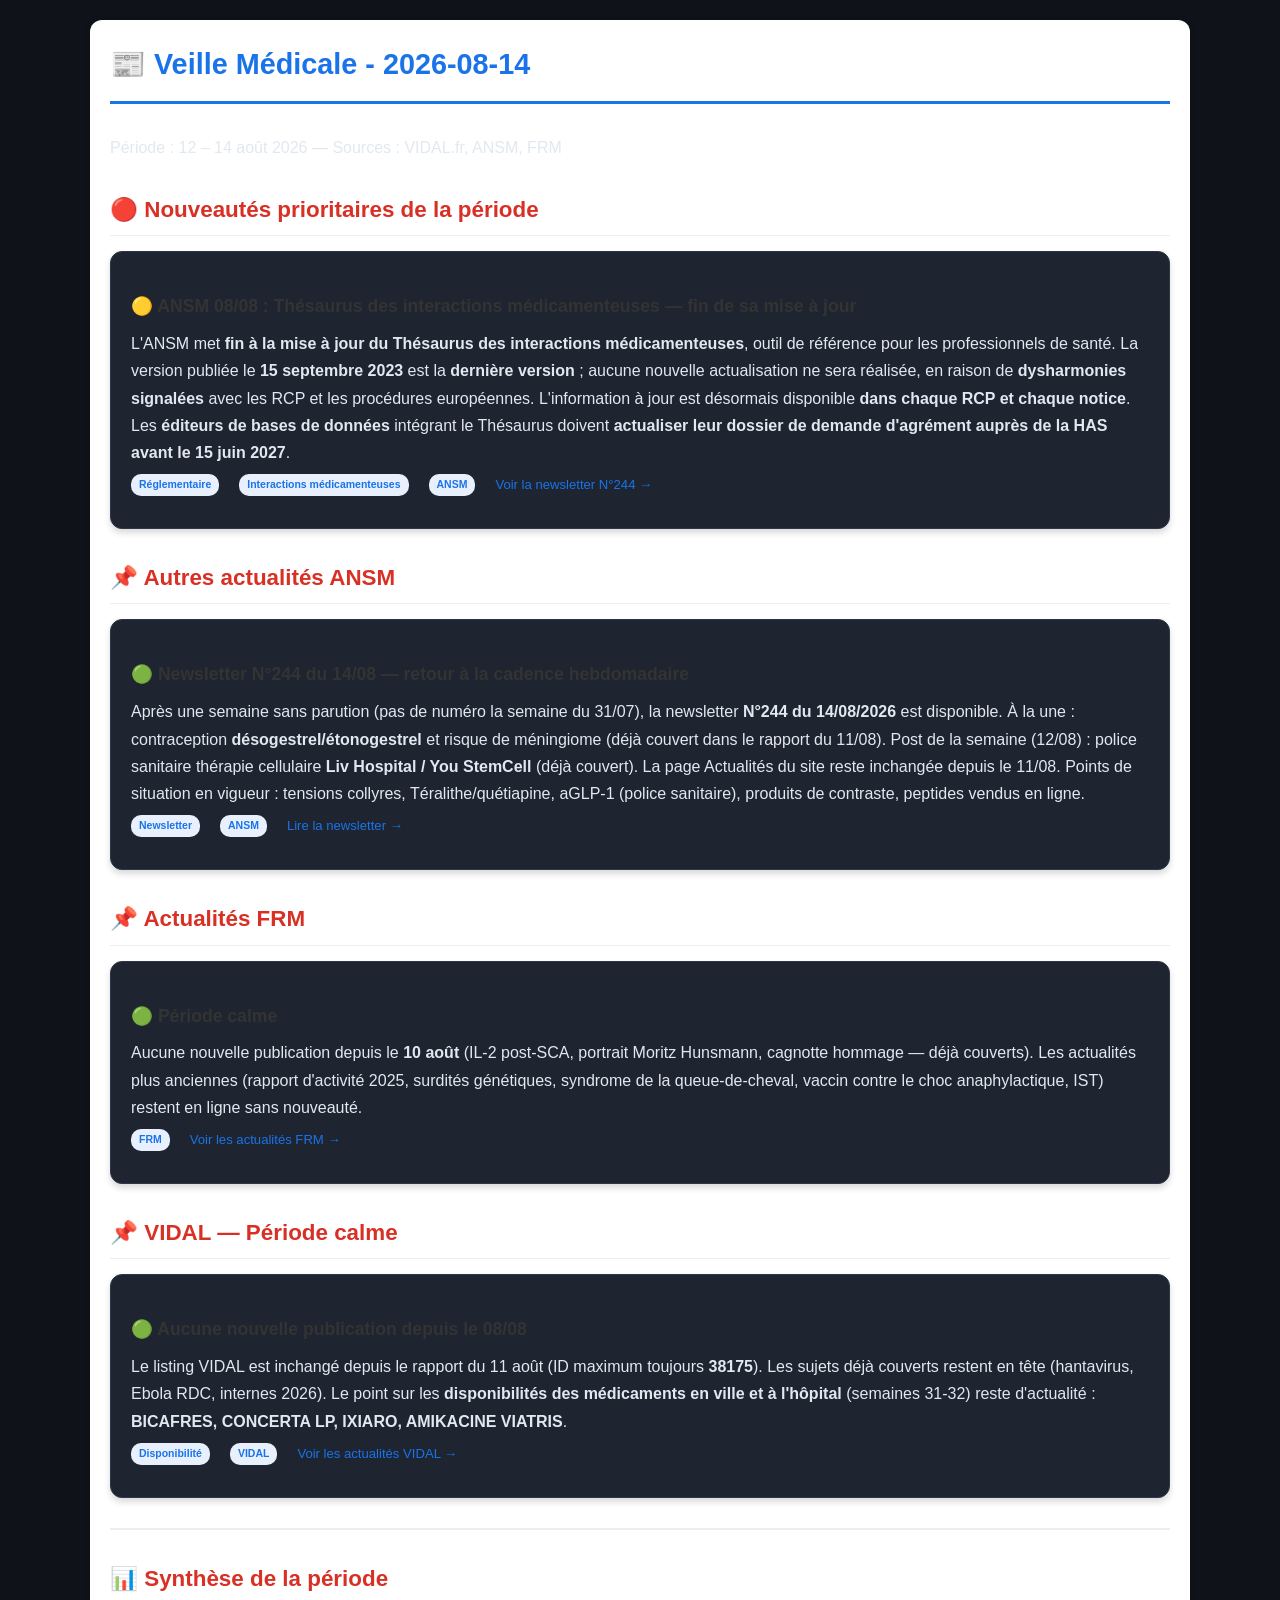
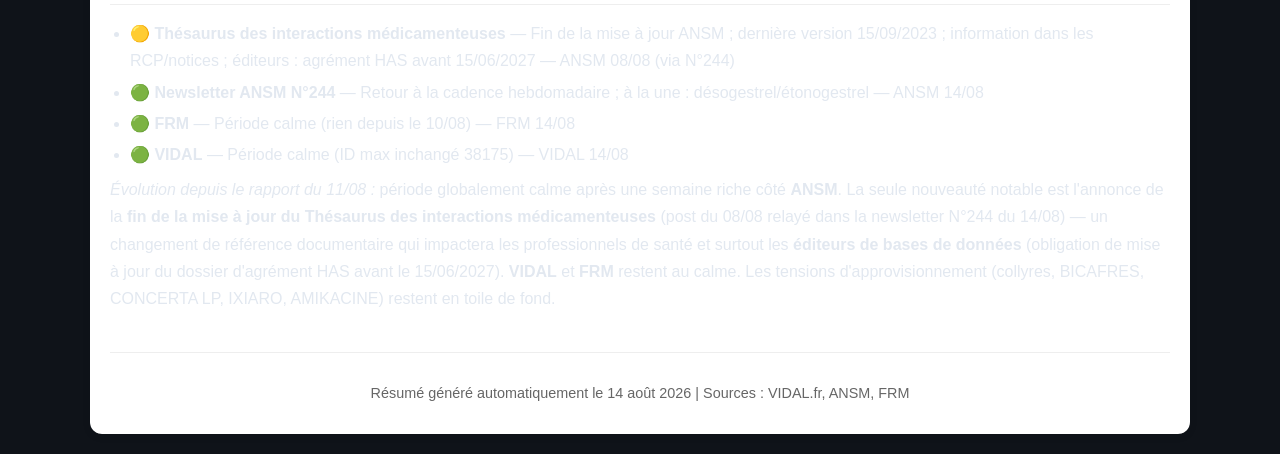
<file: veille_medicale.html>
<!DOCTYPE html>
<html lang="fr">
<head>
    <meta charset="UTF-8">
    <meta name="viewport" content="width=device-width, initial-scale=1.0">
    <title>📰 Veille Médicale - 2026-08-14</title>
    <link rel="stylesheet" href="style.css">
    <link rel="stylesheet" href="style_veille.css">
</head>
<body>
    <div class="container">

        <h1>📰 Veille Médicale - 2026-08-14</h1>
        <p>Période : 12 – 14 août 2026 — Sources : VIDAL.fr, ANSM, FRM</p>

        <h2 class="priority">🔴 Nouveautés prioritaires de la période</h2>

        <div class="article-card is-priority">
            <h3>🟡 ANSM 08/08 : Thésaurus des interactions médicamenteuses — fin de sa mise à jour</h3>
            <p class="article-text">L'ANSM met <strong>fin à la mise à jour du Thésaurus des interactions médicamenteuses</strong>, outil de référence pour les professionnels de santé. La version publiée le <strong>15 septembre 2023</strong> est la <strong>dernière version</strong> ; aucune nouvelle actualisation ne sera réalisée, en raison de <strong>dysharmonies signalées</strong> avec les RCP et les procédures européennes. L'information à jour est désormais disponible <strong>dans chaque RCP et chaque notice</strong>. Les <strong>éditeurs de bases de données</strong> intégrant le Thésaurus doivent <strong>actualiser leur dossier de demande d'agrément auprès de la HAS avant le 15 juin 2027</strong>.</p>
            <div class="article-meta">
                <span class="badge">Réglementaire</span>
                <span class="badge">Interactions médicamenteuses</span>
                <span class="badge">ANSM</span>
                <a href="https://ansm.sante.fr/newsletter/244" class="btn-link">Voir la newsletter N°244 →</a>
            </div>
        </div>

        <h2>📌 Autres actualités ANSM</h2>

        <div class="article-card">
            <h3>🟢 Newsletter N°244 du 14/08 — retour à la cadence hebdomadaire</h3>
            <p class="article-text">Après une semaine sans parution (pas de numéro la semaine du 31/07), la newsletter <strong>N°244 du 14/08/2026</strong> est disponible. À la une : contraception <strong>désogestrel/étonogestrel</strong> et risque de méningiome (déjà couvert dans le rapport du 11/08). Post de la semaine (12/08) : police sanitaire thérapie cellulaire <strong>Liv Hospital / You StemCell</strong> (déjà couvert). La page Actualités du site reste inchangée depuis le 11/08. Points de situation en vigueur : tensions collyres, Téralithe/quétiapine, aGLP-1 (police sanitaire), produits de contraste, peptides vendus en ligne.</p>
            <div class="article-meta">
                <span class="badge">Newsletter</span>
                <span class="badge">ANSM</span>
                <a href="https://ansm.sante.fr/newsletter/244" class="btn-link">Lire la newsletter →</a>
            </div>
        </div>

        <h2>📌 Actualités FRM</h2>

        <div class="article-card">
            <h3>🟢 Période calme</h3>
            <p class="article-text">Aucune nouvelle publication depuis le <strong>10 août</strong> (IL-2 post-SCA, portrait Moritz Hunsmann, cagnotte hommage — déjà couverts). Les actualités plus anciennes (rapport d'activité 2025, surdités génétiques, syndrome de la queue-de-cheval, vaccin contre le choc anaphylactique, IST) restent en ligne sans nouveauté.</p>
            <div class="article-meta">
                <span class="badge">FRM</span>
                <a href="https://www.frm.org/fr/actualites" class="btn-link">Voir les actualités FRM →</a>
            </div>
        </div>

        <h2>📌 VIDAL — Période calme</h2>

        <div class="article-card">
            <h3>🟢 Aucune nouvelle publication depuis le 08/08</h3>
            <p class="article-text">Le listing VIDAL est inchangé depuis le rapport du 11 août (ID maximum toujours <strong>38175</strong>). Les sujets déjà couverts restent en tête (hantavirus, Ebola RDC, internes 2026). Le point sur les <strong>disponibilités des médicaments en ville et à l'hôpital</strong> (semaines 31-32) reste d'actualité : <strong>BICAFRES, CONCERTA LP, IXIARO, AMIKACINE VIATRIS</strong>.</p>
            <div class="article-meta">
                <span class="badge">Disponibilité</span>
                <span class="badge">VIDAL</span>
                <a href="https://www.vidal.fr/actualites/" class="btn-link">Voir les actualités VIDAL →</a>
            </div>
        </div>

        <hr>

        <h2>📊 Synthèse de la période</h2>

        <ul>
            <li><strong>🟡 Thésaurus des interactions médicamenteuses</strong> — Fin de la mise à jour ANSM ; dernière version 15/09/2023 ; information dans les RCP/notices ; éditeurs : agrément HAS avant 15/06/2027 — ANSM 08/08 (via N°244)</li>
            <li><strong>🟢 Newsletter ANSM N°244</strong> — Retour à la cadence hebdomadaire ; à la une : désogestrel/étonogestrel — ANSM 14/08</li>
            <li><strong>🟢 FRM</strong> — Période calme (rien depuis le 10/08) — FRM 14/08</li>
            <li><strong>🟢 VIDAL</strong> — Période calme (ID max inchangé 38175) — VIDAL 14/08</li>
        </ul>

        <p><em>Évolution depuis le rapport du 11/08 :</em> période globalement calme après une semaine riche côté <strong>ANSM</strong>. La seule nouveauté notable est l'annonce de la <strong>fin de la mise à jour du Thésaurus des interactions médicamenteuses</strong> (post du 08/08 relayé dans la newsletter N°244 du 14/08) — un changement de référence documentaire qui impactera les professionnels de santé et surtout les <strong>éditeurs de bases de données</strong> (obligation de mise à jour du dossier d'agrément HAS avant le 15/06/2027). <strong>VIDAL</strong> et <strong>FRM</strong> restent au calme. Les tensions d'approvisionnement (collyres, BICAFRES, CONCERTA LP, IXIARO, AMIKACINE) restent en toile de fond.</p>

        <div class="footer">
            <p>Résumé généré automatiquement le 14 août 2026 | Sources : VIDAL.fr, ANSM, FRM</p>
        </div>

    </div>
</body>
</html>
</file>
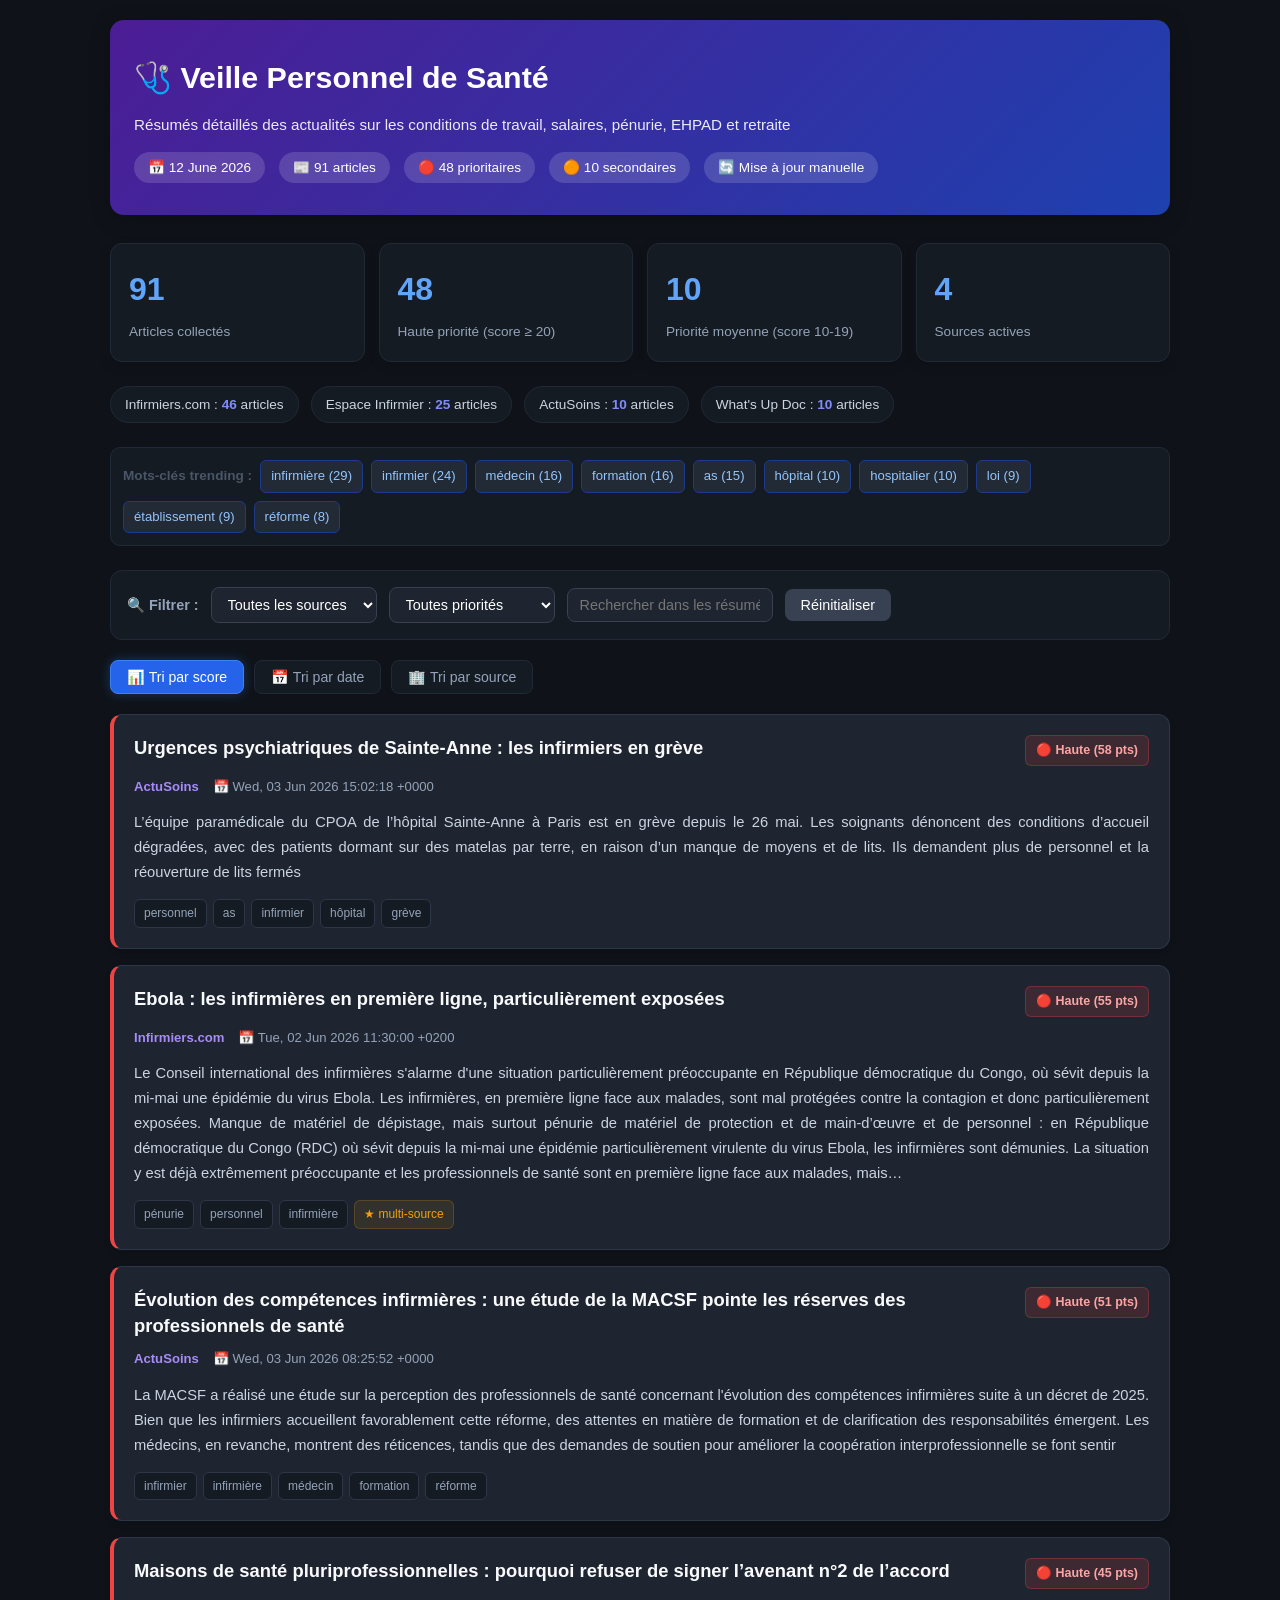
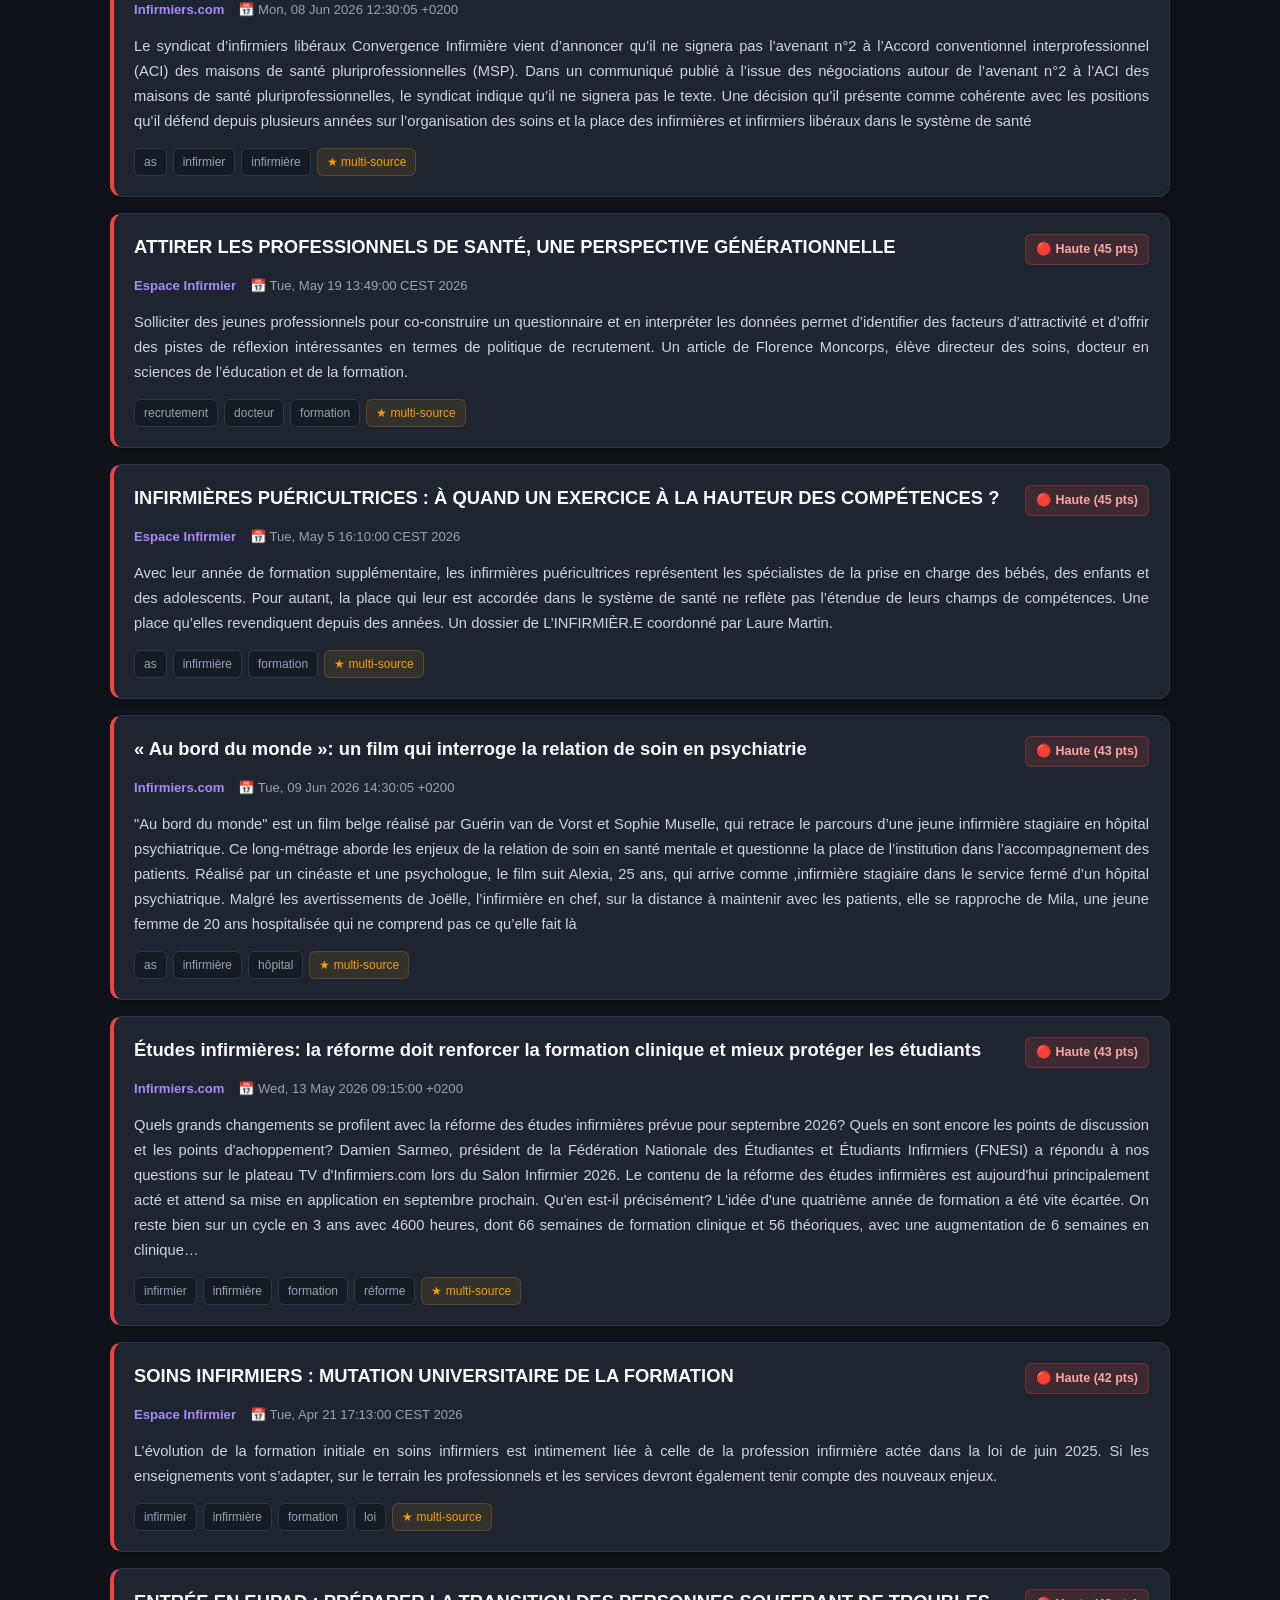
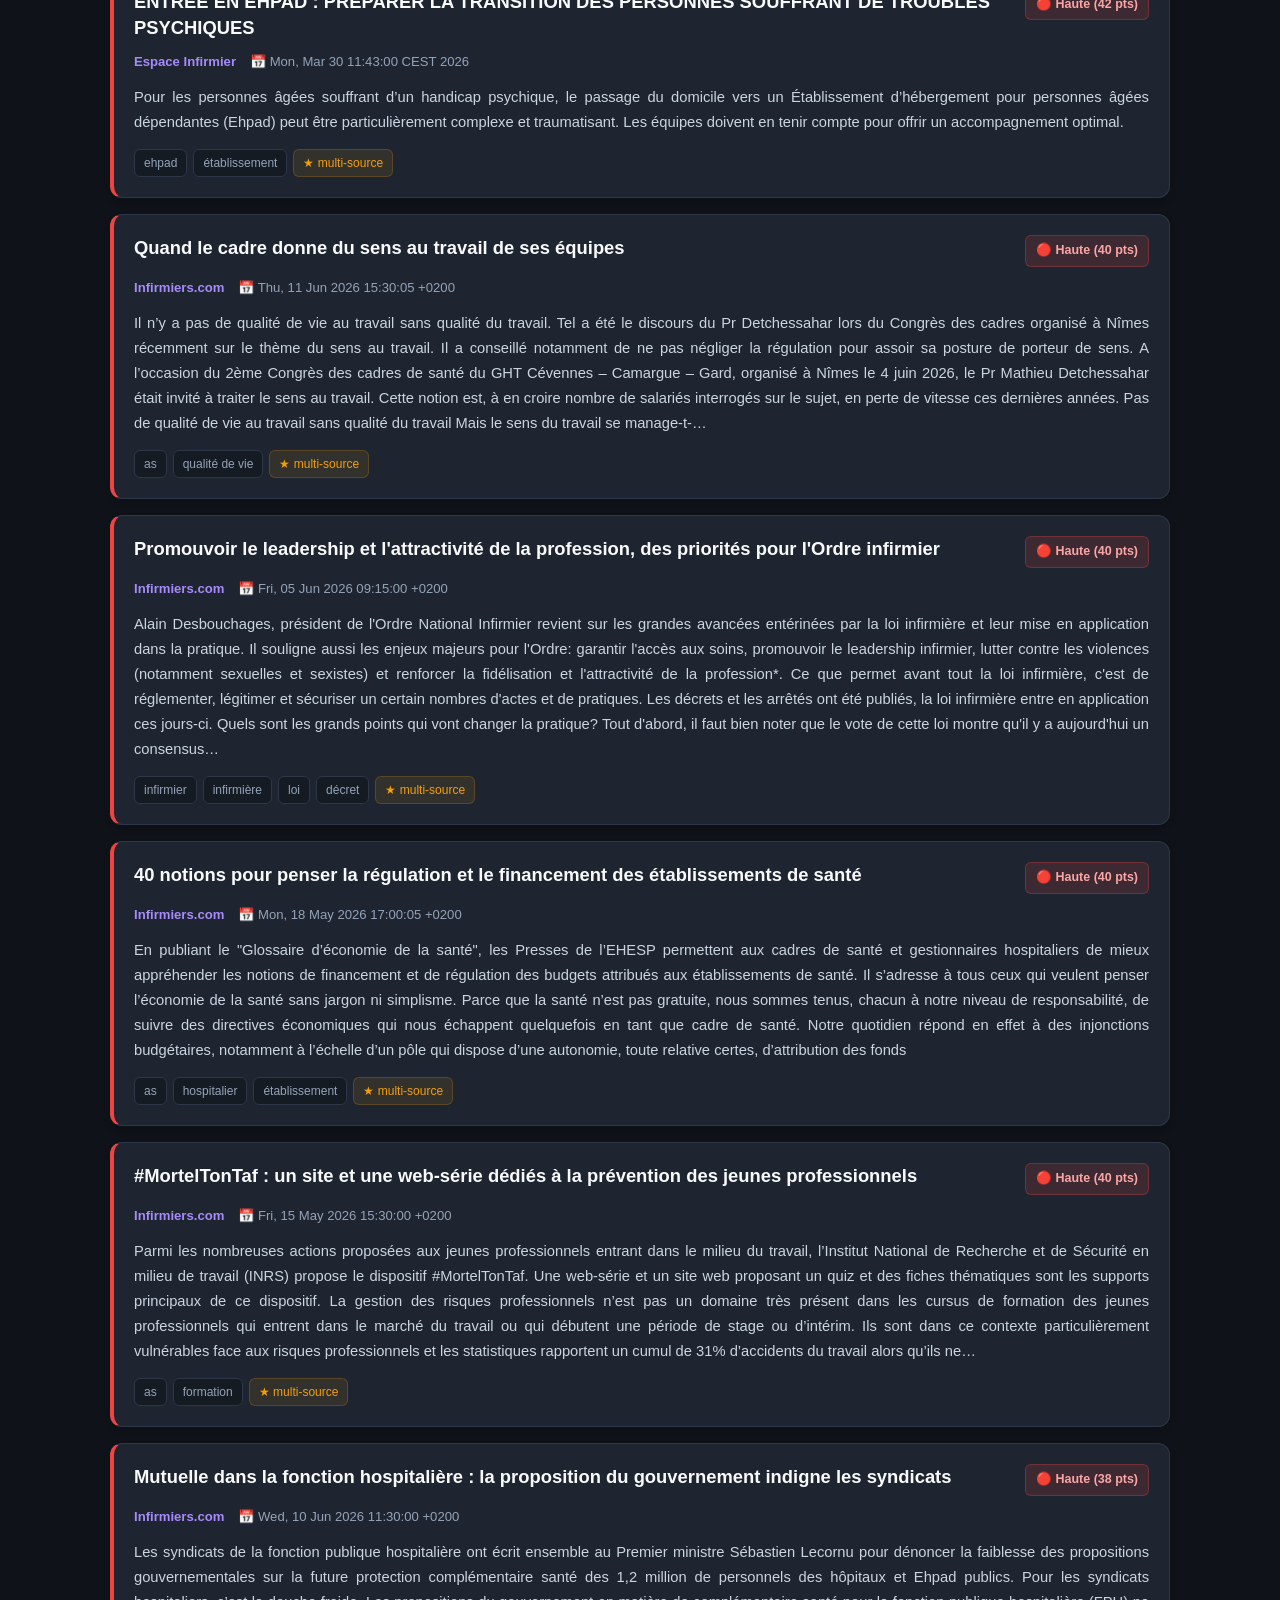
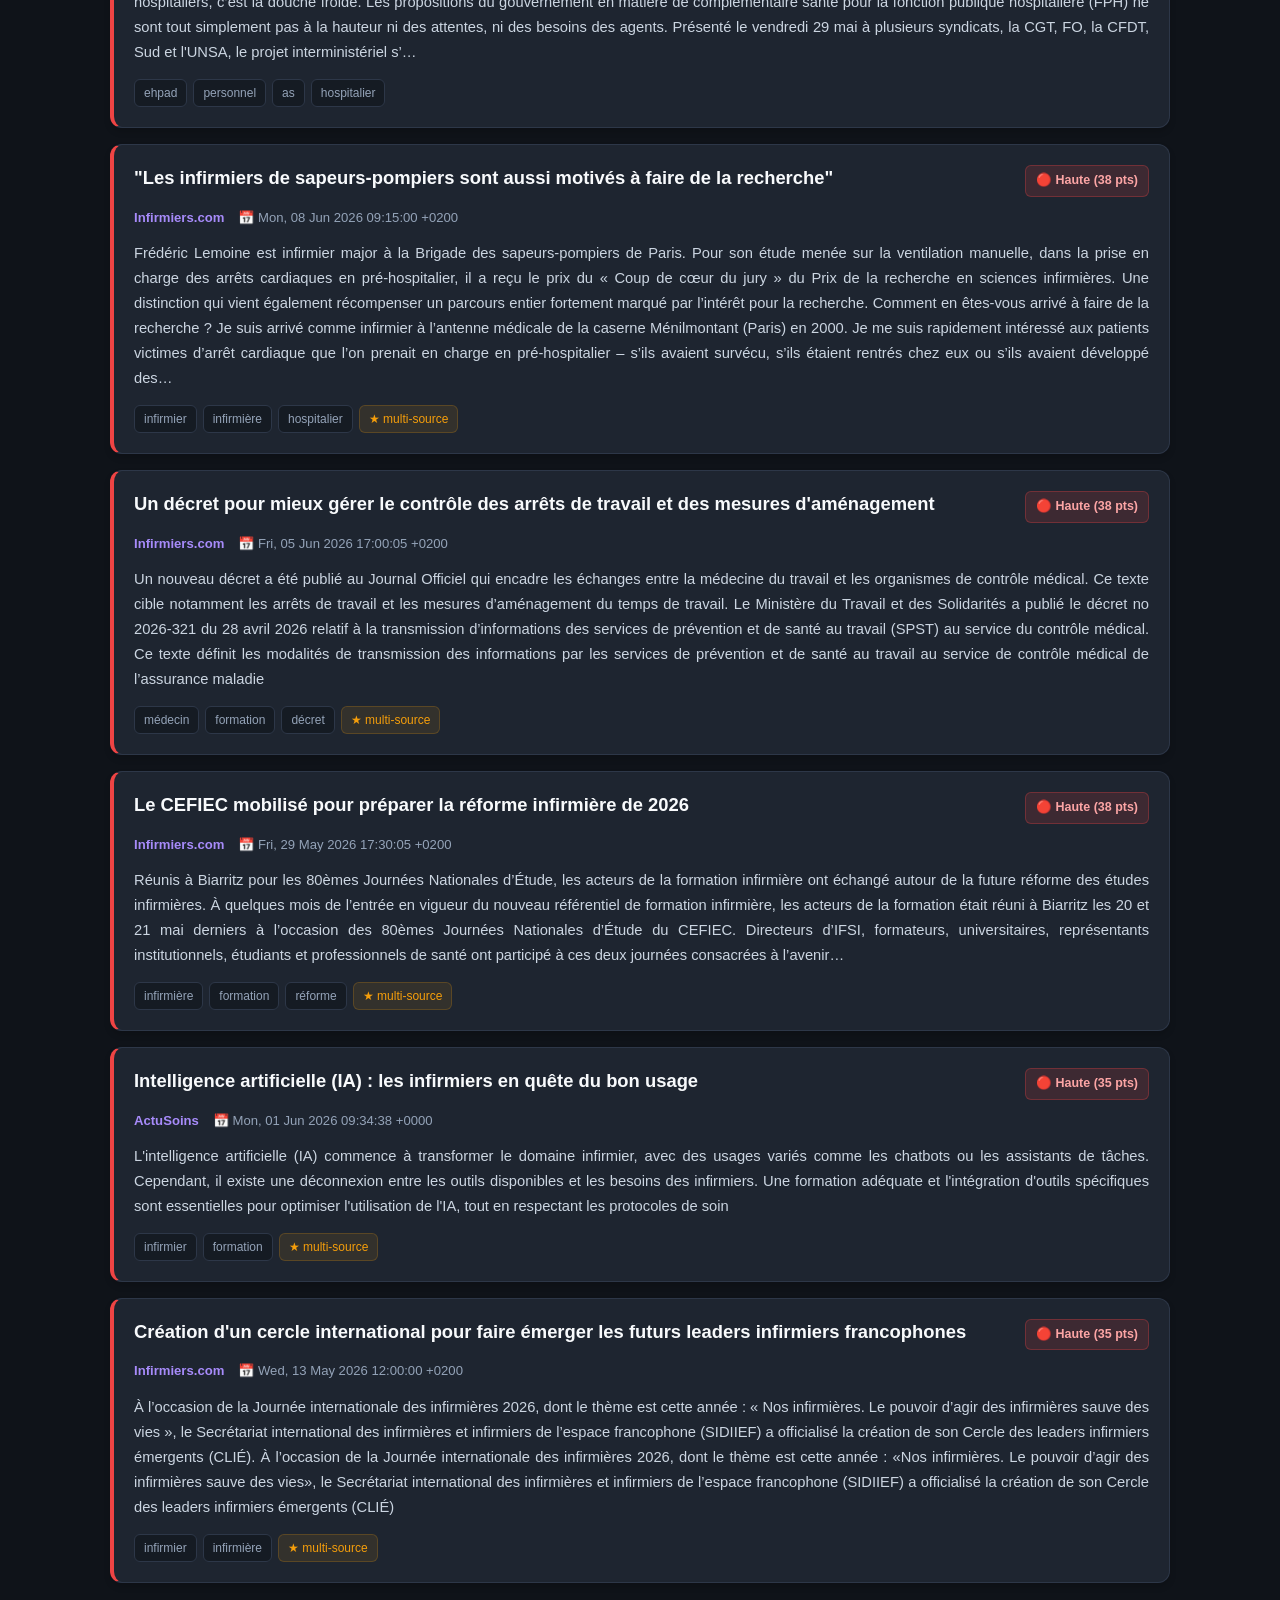
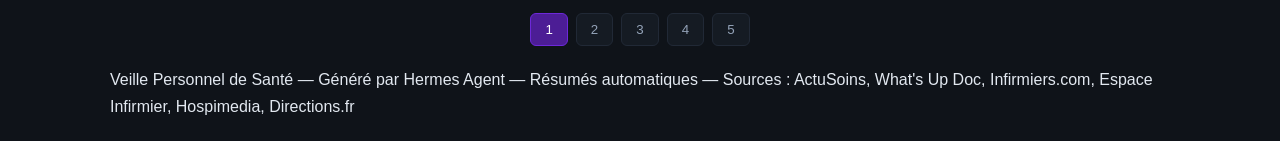
<file: veille_personnel.html>
<!DOCTYPE html>
<html lang="fr">
<head>
<meta charset="UTF-8">
<meta name="viewport" content="width=device-width, initial-scale=1.0">
<title>Veille Personnel de Santé — Résumés</title>
<link rel="stylesheet" href="style_veille.css">
</head>
<body>
<div class="container">
  <header>
    <h1>🩺 Veille Personnel de Santé</h1>
    <p>Résumés détaillés des actualités sur les conditions de travail, salaires, pénurie, EHPAD et retraite</p>
    <div class="header-meta">
      <span>📅 12 June 2026</span>
      <span>📰 91 articles</span>
      <span>🔴 48 prioritaires</span>
      <span>🟠 10 secondaires</span>
      <span>🔄 Mise à jour manuelle</span>
    </div>
  </header>

  <div class="stats-grid">
    <div class="stat-card">
      <div class="number">91</div>
      <div class="label">Articles collectés</div>
    </div>
    <div class="stat-card">
      <div class="number">48</div>
      <div class="label">Haute priorité (score ≥ 20)</div>
    </div>
    <div class="stat-card">
      <div class="number">10</div>
      <div class="label">Priorité moyenne (score 10-19)</div>
    </div>
    <div class="stat-card">
      <div class="number">4</div>
      <div class="label">Sources actives</div>
    </div>
  </div>

  <div class="source-stats">
    <div class="source-badge">Infirmiers.com : <strong>46</strong> articles</div>
    <div class="source-badge">Espace Infirmier : <strong>25</strong> articles</div>
    <div class="source-badge">ActuSoins : <strong>10</strong> articles</div>
    <div class="source-badge">What's Up Doc : <strong>10</strong> articles</div>
  </div>

  <div class="trending-kws">
    <span style="font-weight:600;font-size:0.85em;color:#4a5568;padding-top:4px;">Mots-clés trending :</span>
    <span class="kw-tag">infirmière (29)</span>
    <span class="kw-tag">infirmier (24)</span>
    <span class="kw-tag">médecin (16)</span>
    <span class="kw-tag">formation (16)</span>
    <span class="kw-tag">as  (15)</span>
    <span class="kw-tag">hôpital (10)</span>
    <span class="kw-tag">hospitalier (10)</span>
    <span class="kw-tag">loi (9)</span>
    <span class="kw-tag">établissement (9)</span>
    <span class="kw-tag">réforme (8)</span>
  </div>

  <div class="filters">
    <label>🔍 Filtrer :</label>
    <select id="sourceFilter" onchange="applyFilters()">
      <option value="all">Toutes les sources</option>
      <option value="ActuSoins">ActuSoins</option>
      <option value="Espace Infirmier">Espace Infirmier</option>
      <option value="Infirmiers.com">Infirmiers.com</option>
      <option value="What's Up Doc">What's Up Doc</option>
    </select>
    <select id="priorityFilter" onchange="applyFilters()">
      <option value="all">Toutes priorités</option>
      <option value="high">Haute (score ≥ 20)</option>
      <option value="medium">Moyenne (10-19)</option>
      <option value="low">Standard</option>
    </select>
    <input type="text" id="searchFilter" placeholder="Rechercher dans les résumés..." oninput="applyFilters()">
    <button class="filter-btn" onclick="document.getElementById('searchFilter').value='';applyFilters()">Réinitialiser</button>
  </div>

  <div class="toolbar">
    <button class="active" id="sortScore" onclick="sortBy('score')">📊 Tri par score</button>
    <button id="sortDate" onclick="sortBy('date')">📅 Tri par date</button>
    <button id="sortSource" onclick="sortBy('source')">🏢 Tri par source</button>
  </div>

  <div id="articleList" class="article-list">
    <div class="article-card high" data-score="58" data-source="ActuSoins" data-date="Wed, 03 Jun 2026 15:02:18 +0000">
      <div class="article-header">
        <div class="article-title">Urgences psychiatriques de Sainte-Anne : les infirmiers en grève</div>
        <span class="score-badge high">🔴 Haute (58 pts)</span>
      </div>
      <div class="article-meta">
        <span class="source">ActuSoins</span>
        <span>📅 Wed, 03 Jun 2026 15:02:18 +0000</span>
      </div>
      <div class="article-resume">L’équipe paramédicale du CPOA de l’hôpital Sainte-Anne à Paris est en grève depuis le 26 mai. Les soignants dénoncent des conditions d’accueil dégradées, avec des patients dormant sur des matelas par terre, en raison d’un manque de moyens et de lits. Ils demandent plus de personnel et la réouverture de lits fermés</div>
      <div class="article-kws">
        <span class="art-kw ">personnel</span>
          <span class="art-kw ">as </span>
          <span class="art-kw ">infirmier</span>
          <span class="art-kw ">hôpital</span>
          <span class="art-kw ">grève</span>
          
      </div>
    </div>
    <div class="article-card high" data-score="55" data-source="Infirmiers.com" data-date="Tue, 02 Jun 2026 11:30:00 +0200">
      <div class="article-header">
        <div class="article-title">Ebola : les infirmières en première ligne, particulièrement exposées</div>
        <span class="score-badge high">🔴 Haute (55 pts)</span>
      </div>
      <div class="article-meta">
        <span class="source">Infirmiers.com</span>
        <span>📅 Tue, 02 Jun 2026 11:30:00 +0200</span>
      </div>
      <div class="article-resume">Le Conseil international des infirmières s'alarme d'une situation particulièrement préoccupante en République démocratique du Congo, où sévit depuis la mi-mai une épidémie du virus Ebola. Les infirmières, en première ligne face aux malades, sont mal protégées contre la contagion et donc particulièrement exposées. Manque de matériel de dépistage, mais surtout pénurie de matériel de protection et de main-d’œuvre et de personnel : en République démocratique du Congo (RDC) où sévit depuis la mi-mai une épidémie particulièrement virulente du virus Ebola, les infirmières sont démunies. La situation y est déjà extrêmement préoccupante et les professionnels de santé sont en première ligne face aux malades, mais…</div>
      <div class="article-kws">
        <span class="art-kw ">pénurie</span>
          <span class="art-kw ">personnel</span>
          <span class="art-kw ">infirmière</span>
          <span class="art-kw multi">★ multi-source</span>
          
      </div>
    </div>
    <div class="article-card high" data-score="51" data-source="ActuSoins" data-date="Wed, 03 Jun 2026 08:25:52 +0000">
      <div class="article-header">
        <div class="article-title">Évolution des compétences infirmières : une étude de la MACSF pointe les réserves des professionnels de santé</div>
        <span class="score-badge high">🔴 Haute (51 pts)</span>
      </div>
      <div class="article-meta">
        <span class="source">ActuSoins</span>
        <span>📅 Wed, 03 Jun 2026 08:25:52 +0000</span>
      </div>
      <div class="article-resume">La MACSF a réalisé une étude sur la perception des professionnels de santé concernant l'évolution des compétences infirmières suite à un décret de 2025. Bien que les infirmiers accueillent favorablement cette réforme, des attentes en matière de formation et de clarification des responsabilités émergent. Les médecins, en revanche, montrent des réticences, tandis que des demandes de soutien pour améliorer la coopération interprofessionnelle se font sentir</div>
      <div class="article-kws">
        <span class="art-kw ">infirmier</span>
          <span class="art-kw ">infirmière</span>
          <span class="art-kw ">médecin</span>
          <span class="art-kw ">formation</span>
          <span class="art-kw ">réforme</span>
          
      </div>
    </div>
    <div class="article-card high" data-score="45" data-source="Infirmiers.com" data-date="Mon, 08 Jun 2026 12:30:05 +0200">
      <div class="article-header">
        <div class="article-title">Maisons de santé pluriprofessionnelles : pourquoi refuser de signer l’avenant n°2 de l’accord</div>
        <span class="score-badge high">🔴 Haute (45 pts)</span>
      </div>
      <div class="article-meta">
        <span class="source">Infirmiers.com</span>
        <span>📅 Mon, 08 Jun 2026 12:30:05 +0200</span>
      </div>
      <div class="article-resume">Le syndicat d’infirmiers libéraux Convergence Infirmière vient d’annoncer qu’il ne signera pas l’avenant n°2 à l’Accord conventionnel interprofessionnel (ACI) des maisons de santé pluriprofessionnelles (MSP). Dans un communiqué publié à l’issue des négociations autour de l’avenant n°2 à l’ACI des maisons de santé pluriprofessionnelles, le syndicat indique qu’il ne signera pas le texte. Une décision qu’il présente comme cohérente avec les positions qu’il défend depuis plusieurs années sur l’organisation des soins et la place des infirmières et infirmiers libéraux dans le système de santé</div>
      <div class="article-kws">
        <span class="art-kw ">as </span>
          <span class="art-kw ">infirmier</span>
          <span class="art-kw ">infirmière</span>
          <span class="art-kw multi">★ multi-source</span>
          
      </div>
    </div>
    <div class="article-card high" data-score="45" data-source="Espace Infirmier" data-date="Tue, May 19 13:49:00 CEST 2026">
      <div class="article-header">
        <div class="article-title">ATTIRER LES PROFESSIONNELS DE SANTÉ, UNE PERSPECTIVE GÉNÉRATIONNELLE</div>
        <span class="score-badge high">🔴 Haute (45 pts)</span>
      </div>
      <div class="article-meta">
        <span class="source">Espace Infirmier</span>
        <span>📅 Tue, May 19 13:49:00 CEST 2026</span>
      </div>
      <div class="article-resume">Solliciter des jeunes professionnels pour co-construire un questionnaire et en interpréter les données permet d’identifier des facteurs d’attractivité et d’offrir des pistes de réflexion intéressantes en termes de politique de recrutement. Un article de Florence Moncorps, élève directeur des soins, docteur en sciences de l’éducation et de la formation.</div>
      <div class="article-kws">
        <span class="art-kw ">recrutement</span>
          <span class="art-kw ">docteur</span>
          <span class="art-kw ">formation</span>
          <span class="art-kw multi">★ multi-source</span>
          
      </div>
    </div>
    <div class="article-card high" data-score="45" data-source="Espace Infirmier" data-date="Tue, May 5 16:10:00 CEST 2026">
      <div class="article-header">
        <div class="article-title">INFIRMIÈRES PUÉRICULTRICES : À QUAND UN EXERCICE À LA HAUTEUR DES COMPÉTENCES ?</div>
        <span class="score-badge high">🔴 Haute (45 pts)</span>
      </div>
      <div class="article-meta">
        <span class="source">Espace Infirmier</span>
        <span>📅 Tue, May 5 16:10:00 CEST 2026</span>
      </div>
      <div class="article-resume">Avec leur année de formation supplémentaire, les infirmières puéricultrices représentent les spécialistes de la prise en charge des bébés, des enfants et des adolescents. Pour autant, la place qui leur est accordée dans le système de santé ne reflète pas l’étendue de leurs champs de compétences. Une place qu’elles revendiquent depuis des années. Un dossier de L’INFIRMIÈR.E coordonné par Laure Martin.</div>
      <div class="article-kws">
        <span class="art-kw ">as </span>
          <span class="art-kw ">infirmière</span>
          <span class="art-kw ">formation</span>
          <span class="art-kw multi">★ multi-source</span>
          
      </div>
    </div>
    <div class="article-card high" data-score="43" data-source="Infirmiers.com" data-date="Tue, 09 Jun 2026 14:30:05 +0200">
      <div class="article-header">
        <div class="article-title">« Au bord du monde »: un film qui interroge la relation de soin en psychiatrie</div>
        <span class="score-badge high">🔴 Haute (43 pts)</span>
      </div>
      <div class="article-meta">
        <span class="source">Infirmiers.com</span>
        <span>📅 Tue, 09 Jun 2026 14:30:05 +0200</span>
      </div>
      <div class="article-resume">"Au bord du monde" est un film belge réalisé par Guérin van de Vorst et Sophie Muselle, qui retrace le parcours d’une jeune infirmière stagiaire en hôpital psychiatrique. Ce long-métrage aborde les enjeux de la relation de soin en santé mentale et questionne la place de l’institution dans l’accompagnement des patients. Réalisé par un cinéaste et une psychologue, le film suit Alexia, 25 ans, qui arrive comme ,infirmière stagiaire dans le service fermé d’un hôpital psychiatrique. Malgré les avertissements de Joëlle, l’infirmière en chef, sur la distance à maintenir avec les patients, elle se rapproche de Mila, une jeune femme de 20 ans hospitalisée qui ne comprend pas ce qu’elle fait là</div>
      <div class="article-kws">
        <span class="art-kw ">as </span>
          <span class="art-kw ">infirmière</span>
          <span class="art-kw ">hôpital</span>
          <span class="art-kw multi">★ multi-source</span>
          
      </div>
    </div>
    <div class="article-card high" data-score="43" data-source="Infirmiers.com" data-date="Wed, 13 May 2026 09:15:00 +0200">
      <div class="article-header">
        <div class="article-title">Études infirmières: la réforme doit renforcer la formation clinique et mieux protéger les étudiants</div>
        <span class="score-badge high">🔴 Haute (43 pts)</span>
      </div>
      <div class="article-meta">
        <span class="source">Infirmiers.com</span>
        <span>📅 Wed, 13 May 2026 09:15:00 +0200</span>
      </div>
      <div class="article-resume">Quels grands changements se profilent avec la réforme des études infirmières prévue pour septembre 2026? Quels en sont encore les points de discussion et les points d'achoppement? Damien Sarmeo, président de la Fédération Nationale des Étudiantes et Étudiants Infirmiers (FNESI) a répondu à nos questions sur le plateau TV d'Infirmiers.com lors du Salon Infirmier 2026. Le contenu de la réforme des études infirmières est aujourd'hui principalement acté et attend sa mise en application en septembre prochain. Qu'en est-il précisément? L'idée d'une quatrième année de formation a été vite écartée. On reste bien sur un cycle en 3 ans avec 4600 heures, dont 66 semaines de formation clinique et 56 théoriques, avec une augmentation de 6 semaines en clinique…</div>
      <div class="article-kws">
        <span class="art-kw ">infirmier</span>
          <span class="art-kw ">infirmière</span>
          <span class="art-kw ">formation</span>
          <span class="art-kw ">réforme</span>
          <span class="art-kw multi">★ multi-source</span>
          
      </div>
    </div>
    <div class="article-card high" data-score="42" data-source="Espace Infirmier" data-date="Tue, Apr 21 17:13:00 CEST 2026">
      <div class="article-header">
        <div class="article-title">SOINS INFIRMIERS : MUTATION UNIVERSITAIRE DE LA FORMATION</div>
        <span class="score-badge high">🔴 Haute (42 pts)</span>
      </div>
      <div class="article-meta">
        <span class="source">Espace Infirmier</span>
        <span>📅 Tue, Apr 21 17:13:00 CEST 2026</span>
      </div>
      <div class="article-resume">L’évolution de la formation initiale en soins infirmiers est intimement liée à celle de la profession infirmière actée dans la loi de juin 2025. Si les enseignements vont s’adapter, sur le terrain les professionnels et les services devront également tenir compte des nouveaux enjeux.</div>
      <div class="article-kws">
        <span class="art-kw ">infirmier</span>
          <span class="art-kw ">infirmière</span>
          <span class="art-kw ">formation</span>
          <span class="art-kw ">loi</span>
          <span class="art-kw multi">★ multi-source</span>
          
      </div>
    </div>
    <div class="article-card high" data-score="42" data-source="Espace Infirmier" data-date="Mon, Mar 30 11:43:00 CEST 2026">
      <div class="article-header">
        <div class="article-title">ENTRÉE EN EHPAD : PRÉPARER LA TRANSITION DES PERSONNES SOUFFRANT DE TROUBLES PSYCHIQUES</div>
        <span class="score-badge high">🔴 Haute (42 pts)</span>
      </div>
      <div class="article-meta">
        <span class="source">Espace Infirmier</span>
        <span>📅 Mon, Mar 30 11:43:00 CEST 2026</span>
      </div>
      <div class="article-resume">Pour les personnes âgées souffrant d’un handicap psychique, le passage du domicile vers un Établissement d’hébergement pour personnes âgées dépendantes (Ehpad) peut être particulièrement complexe et traumatisant. Les équipes doivent en tenir compte pour offrir un accompagnement optimal.</div>
      <div class="article-kws">
        <span class="art-kw ">ehpad</span>
          <span class="art-kw ">établissement</span>
          <span class="art-kw multi">★ multi-source</span>
          
      </div>
    </div>
    <div class="article-card high" data-score="40" data-source="Infirmiers.com" data-date="Thu, 11 Jun 2026 15:30:05 +0200">
      <div class="article-header">
        <div class="article-title">Quand le cadre donne du sens au travail de ses équipes</div>
        <span class="score-badge high">🔴 Haute (40 pts)</span>
      </div>
      <div class="article-meta">
        <span class="source">Infirmiers.com</span>
        <span>📅 Thu, 11 Jun 2026 15:30:05 +0200</span>
      </div>
      <div class="article-resume">Il n’y a pas de qualité de vie au travail sans qualité du travail. Tel a été le discours du Pr Detchessahar lors du Congrès des cadres organisé à Nîmes récemment sur le thème du sens au travail. Il a conseillé notamment de ne pas négliger la régulation pour assoir sa posture de porteur de sens. A l’occasion du 2ème Congrès des cadres de santé du GHT Cévennes – Camargue – Gard, organisé à Nîmes le 4 juin 2026, le Pr Mathieu Detchessahar était invité à traiter le sens au travail. Cette notion est, à en croire nombre de salariés interrogés sur le sujet, en perte de vitesse ces dernières années. Pas de qualité de vie au travail sans qualité du travail Mais le sens du travail se manage-t-…</div>
      <div class="article-kws">
        <span class="art-kw ">as </span>
          <span class="art-kw ">qualité de vie</span>
          <span class="art-kw multi">★ multi-source</span>
          
      </div>
    </div>
    <div class="article-card high" data-score="40" data-source="Infirmiers.com" data-date="Fri, 05 Jun 2026 09:15:00 +0200">
      <div class="article-header">
        <div class="article-title">Promouvoir le leadership et l'attractivité de la profession, des priorités pour l'Ordre infirmier</div>
        <span class="score-badge high">🔴 Haute (40 pts)</span>
      </div>
      <div class="article-meta">
        <span class="source">Infirmiers.com</span>
        <span>📅 Fri, 05 Jun 2026 09:15:00 +0200</span>
      </div>
      <div class="article-resume">Alain Desbouchages, président de l'Ordre National Infirmier revient sur les grandes avancées entérinées par la loi infirmière et leur mise en application dans la pratique. Il souligne aussi les enjeux majeurs pour l'Ordre: garantir l'accès aux soins, promouvoir le leadership infirmier, lutter contre les violences (notamment sexuelles et sexistes) et renforcer la fidélisation et l'attractivité de la profession*. Ce que permet avant tout la loi infirmière, c'est de réglementer, légitimer et sécuriser un certain nombres d'actes et de pratiques. Les décrets et les arrêtés ont été publiés, la loi infirmière entre en application ces jours-ci. Quels sont les grands points qui vont changer la pratique? Tout d'abord, il faut bien noter que le vote de cette loi montre qu'il y a aujourd'hui un consensus…</div>
      <div class="article-kws">
        <span class="art-kw ">infirmier</span>
          <span class="art-kw ">infirmière</span>
          <span class="art-kw ">loi</span>
          <span class="art-kw ">décret</span>
          <span class="art-kw multi">★ multi-source</span>
          
      </div>
    </div>
    <div class="article-card high" data-score="40" data-source="Infirmiers.com" data-date="Mon, 18 May 2026 17:00:05 +0200">
      <div class="article-header">
        <div class="article-title">40 notions pour penser la régulation et le financement des établissements de santé</div>
        <span class="score-badge high">🔴 Haute (40 pts)</span>
      </div>
      <div class="article-meta">
        <span class="source">Infirmiers.com</span>
        <span>📅 Mon, 18 May 2026 17:00:05 +0200</span>
      </div>
      <div class="article-resume">En publiant le "Glossaire d’économie de la santé", les Presses de l’EHESP permettent aux cadres de santé et gestionnaires hospitaliers de mieux appréhender les notions de financement et de régulation des budgets attribués aux établissements de santé. Il s’adresse à tous ceux qui veulent penser l’économie de la santé sans jargon ni simplisme. Parce que la santé n’est pas gratuite, nous sommes tenus, chacun à notre niveau de responsabilité, de suivre des directives économiques qui nous échappent quelquefois en tant que cadre de santé. Notre quotidien répond en effet à des injonctions budgétaires, notamment à l’échelle d’un pôle qui dispose d’une autonomie, toute relative certes, d’attribution des fonds</div>
      <div class="article-kws">
        <span class="art-kw ">as </span>
          <span class="art-kw ">hospitalier</span>
          <span class="art-kw ">établissement</span>
          <span class="art-kw multi">★ multi-source</span>
          
      </div>
    </div>
    <div class="article-card high" data-score="40" data-source="Infirmiers.com" data-date="Fri, 15 May 2026 15:30:00 +0200">
      <div class="article-header">
        <div class="article-title">#MortelTonTaf : un site et une web-série dédiés à la prévention des jeunes professionnels</div>
        <span class="score-badge high">🔴 Haute (40 pts)</span>
      </div>
      <div class="article-meta">
        <span class="source">Infirmiers.com</span>
        <span>📅 Fri, 15 May 2026 15:30:00 +0200</span>
      </div>
      <div class="article-resume">Parmi les nombreuses actions proposées aux jeunes professionnels entrant dans le milieu du travail, l’Institut National de Recherche et de Sécurité en milieu de travail (INRS) propose le dispositif #MortelTonTaf. Une web-série et un site web proposant un quiz et des fiches thématiques sont les supports principaux de ce dispositif. La gestion des risques professionnels n’est pas un domaine très présent dans les cursus de formation des jeunes professionnels qui entrent dans le marché du travail ou qui débutent une période de stage ou d’intérim. Ils sont dans ce contexte particulièrement vulnérables face aux risques professionnels et les statistiques rapportent un cumul de 31% d’accidents du travail alors qu’ils ne…</div>
      <div class="article-kws">
        <span class="art-kw ">as </span>
          <span class="art-kw ">formation</span>
          <span class="art-kw multi">★ multi-source</span>
          
      </div>
    </div>
    <div class="article-card high" data-score="38" data-source="Infirmiers.com" data-date="Wed, 10 Jun 2026 11:30:00 +0200">
      <div class="article-header">
        <div class="article-title">Mutuelle dans la fonction hospitalière : la proposition du gouvernement indigne les syndicats</div>
        <span class="score-badge high">🔴 Haute (38 pts)</span>
      </div>
      <div class="article-meta">
        <span class="source">Infirmiers.com</span>
        <span>📅 Wed, 10 Jun 2026 11:30:00 +0200</span>
      </div>
      <div class="article-resume">Les syndicats de la fonction publique hospitalière ont écrit ensemble au Premier ministre Sébastien Lecornu pour dénoncer la faiblesse des propositions gouvernementales sur la future protection complémentaire santé des 1,2 million de personnels des hôpitaux et Ehpad publics. Pour les syndicats hospitaliers, c’est la douche froide. Les propositions du gouvernement en matière de complémentaire santé pour la fonction publique hospitalière (FPH) ne sont tout simplement pas à la hauteur ni des attentes, ni des besoins des agents. Présenté le vendredi 29 mai à plusieurs syndicats, la CGT, FO, la CFDT, Sud et l'UNSA, le projet interministériel s’…</div>
      <div class="article-kws">
        <span class="art-kw ">ehpad</span>
          <span class="art-kw ">personnel</span>
          <span class="art-kw ">as </span>
          <span class="art-kw ">hospitalier</span>
          
      </div>
    </div>
    <div class="article-card high" data-score="38" data-source="Infirmiers.com" data-date="Mon, 08 Jun 2026 09:15:00 +0200">
      <div class="article-header">
        <div class="article-title">"Les infirmiers de sapeurs-pompiers sont aussi motivés à faire de la recherche"</div>
        <span class="score-badge high">🔴 Haute (38 pts)</span>
      </div>
      <div class="article-meta">
        <span class="source">Infirmiers.com</span>
        <span>📅 Mon, 08 Jun 2026 09:15:00 +0200</span>
      </div>
      <div class="article-resume">Frédéric Lemoine est infirmier major à la Brigade des sapeurs-pompiers de Paris. Pour son étude menée sur la ventilation manuelle, dans la prise en charge des arrêts cardiaques en pré-hospitalier, il a reçu le prix du « Coup de cœur du jury » du Prix de la recherche en sciences infirmières. Une distinction qui vient également récompenser un parcours entier fortement marqué par l’intérêt pour la recherche. Comment en êtes-vous arrivé à faire de la recherche ? Je suis arrivé comme infirmier à l’antenne médicale de la caserne Ménilmontant (Paris) en 2000. Je me suis rapidement intéressé aux patients victimes d’arrêt cardiaque que l’on prenait en charge en pré-hospitalier – s’ils avaient survécu, s’ils étaient rentrés chez eux ou s’ils avaient développé des…</div>
      <div class="article-kws">
        <span class="art-kw ">infirmier</span>
          <span class="art-kw ">infirmière</span>
          <span class="art-kw ">hospitalier</span>
          <span class="art-kw multi">★ multi-source</span>
          
      </div>
    </div>
    <div class="article-card high" data-score="38" data-source="Infirmiers.com" data-date="Fri, 05 Jun 2026 17:00:05 +0200">
      <div class="article-header">
        <div class="article-title">Un décret pour mieux gérer le contrôle des arrêts de travail et des mesures d'aménagement</div>
        <span class="score-badge high">🔴 Haute (38 pts)</span>
      </div>
      <div class="article-meta">
        <span class="source">Infirmiers.com</span>
        <span>📅 Fri, 05 Jun 2026 17:00:05 +0200</span>
      </div>
      <div class="article-resume">Un nouveau décret a été publié au Journal Officiel qui encadre les échanges entre la médecine du travail et les organismes de contrôle médical. Ce texte cible notamment les arrêts de travail et les mesures d’aménagement du temps de travail. Le Ministère du Travail et des Solidarités a publié le décret no 2026-321 du 28 avril 2026 relatif à la transmission d’informations des services de prévention et de santé au travail (SPST) au service du contrôle médical. Ce texte définit les modalités de transmission des informations par les services de prévention et de santé au travail au service de contrôle médical de l’assurance maladie</div>
      <div class="article-kws">
        <span class="art-kw ">médecin</span>
          <span class="art-kw ">formation</span>
          <span class="art-kw ">décret</span>
          <span class="art-kw multi">★ multi-source</span>
          
      </div>
    </div>
    <div class="article-card high" data-score="38" data-source="Infirmiers.com" data-date="Fri, 29 May 2026 17:30:05 +0200">
      <div class="article-header">
        <div class="article-title">Le CEFIEC mobilisé pour préparer la réforme infirmière de 2026</div>
        <span class="score-badge high">🔴 Haute (38 pts)</span>
      </div>
      <div class="article-meta">
        <span class="source">Infirmiers.com</span>
        <span>📅 Fri, 29 May 2026 17:30:05 +0200</span>
      </div>
      <div class="article-resume">Réunis à Biarritz pour les 80èmes Journées Nationales d’Étude, les acteurs de la formation infirmière ont échangé autour de la future réforme des études infirmières. À quelques mois de l’entrée en vigueur du nouveau référentiel de formation infirmière, les acteurs de la formation était réuni à Biarritz les 20 et 21 mai derniers à l’occasion des 80èmes Journées Nationales d’Étude du CEFIEC. Directeurs d’IFSI, formateurs, universitaires, représentants institutionnels, étudiants et professionnels de santé ont participé à ces deux journées consacrées à l’avenir…</div>
      <div class="article-kws">
        <span class="art-kw ">infirmière</span>
          <span class="art-kw ">formation</span>
          <span class="art-kw ">réforme</span>
          <span class="art-kw multi">★ multi-source</span>
          
      </div>
    </div>
    <div class="article-card high" data-score="35" data-source="ActuSoins" data-date="Mon, 01 Jun 2026 09:34:38 +0000">
      <div class="article-header">
        <div class="article-title">Intelligence artificielle (IA) : les infirmiers en quête du bon usage</div>
        <span class="score-badge high">🔴 Haute (35 pts)</span>
      </div>
      <div class="article-meta">
        <span class="source">ActuSoins</span>
        <span>📅 Mon, 01 Jun 2026 09:34:38 +0000</span>
      </div>
      <div class="article-resume">L'intelligence artificielle (IA) commence à transformer le domaine infirmier, avec des usages variés comme les chatbots ou les assistants de tâches. Cependant, il existe une déconnexion entre les outils disponibles et les besoins des infirmiers. Une formation adéquate et l'intégration d'outils spécifiques sont essentielles pour optimiser l'utilisation de l'IA, tout en respectant les protocoles de soin</div>
      <div class="article-kws">
        <span class="art-kw ">infirmier</span>
          <span class="art-kw ">formation</span>
          <span class="art-kw multi">★ multi-source</span>
          
      </div>
    </div>
    <div class="article-card high" data-score="35" data-source="Infirmiers.com" data-date="Wed, 13 May 2026 12:00:00 +0200">
      <div class="article-header">
        <div class="article-title">Création d'un cercle international pour faire émerger les futurs leaders infirmiers francophones</div>
        <span class="score-badge high">🔴 Haute (35 pts)</span>
      </div>
      <div class="article-meta">
        <span class="source">Infirmiers.com</span>
        <span>📅 Wed, 13 May 2026 12:00:00 +0200</span>
      </div>
      <div class="article-resume">À l’occasion de la Journée internationale des infirmières 2026, dont le thème est cette année : « Nos infirmières. Le pouvoir d’agir des infirmières sauve des vies », le Secrétariat international des infirmières et infirmiers de l’espace francophone (SIDIIEF) a officialisé la création de son Cercle des leaders infirmiers émergents (CLIÉ). À l’occasion de la Journée internationale des infirmières 2026, dont le thème est cette année : «Nos infirmières. Le pouvoir d’agir des infirmières sauve des vies», le Secrétariat international des infirmières et infirmiers de l’espace francophone (SIDIIEF) a officialisé la création de son Cercle des leaders infirmiers émergents (CLIÉ)</div>
      <div class="article-kws">
        <span class="art-kw ">infirmier</span>
          <span class="art-kw ">infirmière</span>
          <span class="art-kw multi">★ multi-source</span>
          
      </div>
    </div>
    <div class="article-card high" data-score="35" data-source="Infirmiers.com" data-date="Tue, 12 May 2026 12:00:00 +0200">
      <div class="article-header">
        <div class="article-title">Face à la hausse des carburants, les syndicats infirmiers défendent un crédit d’impôt</div>
        <span class="score-badge high">🔴 Haute (35 pts)</span>
      </div>
      <div class="article-meta">
        <span class="source">Infirmiers.com</span>
        <span>📅 Tue, 12 May 2026 12:00:00 +0200</span>
      </div>
      <div class="article-resume">Après un échange avec Stéphanie Rist, la ministre déléguée chargée de l’Organisation territoriale et des Professions de santé, les trois syndicats représentatifs des infirmiers libéraux, la FNI, le Sniil et Convergence Infirmière, demandent la création d’un crédit d’impôt carburant face à l’augmentation durable des frais de déplacement supportés par les professionnels du domicile. La rencontre avec la ministre était consacrée aux conséquences de la hausse des prix des carburants sur l’exercice infirmier libéral. Selon un communiqué commun publié à l’issue des échanges, plusieurs solutions ont été abordées afin de répondre aux difficultés économiques rencontrées sur le terrain. Une position commune à l’issue des discussions avec le ministère Les trois organisations…</div>
      <div class="article-kws">
        <span class="art-kw ">infirmier</span>
          <span class="art-kw ">infirmière</span>
          <span class="art-kw multi">★ multi-source</span>
          
      </div>
    </div>
    <div class="article-card high" data-score="33" data-source="Infirmiers.com" data-date="Wed, 10 Jun 2026 09:15:00 +0200">
      <div class="article-header">
        <div class="article-title">Vacations : un bon moyen de se positionner avant de s’engager </div>
        <span class="score-badge high">🔴 Haute (33 pts)</span>
      </div>
      <div class="article-meta">
        <span class="source">Infirmiers.com</span>
        <span>📅 Wed, 10 Jun 2026 09:15:00 +0200</span>
      </div>
      <div class="article-resume">Flexibilité, salaire, expérience… Les avantages des missions de vacation sont nombreux. Zoé et Audrey, deux infirmières rodées à ces contrats nous en exposent les intérêts et les défauts. Son diplôme d’infirmière en poche, elle a enchaîné les missions de vacation pendant environ une année. Elle est ensuite allée travailler en CDI dans un hôpital à Toulon, puis à Aubagne et enfin à Marseille avant de s’installer en libéral. Aujourd’hui, cela lui arrive encore, de temps en temps, de retourner à l'hôpital ou dans des cliniques privées en tant que vacataire</div>
      <div class="article-kws">
        <span class="art-kw ">salaire</span>
          <span class="art-kw ">infirmière</span>
          <span class="art-kw ">contrat</span>
          <span class="art-kw ">diplôme</span>
          <span class="art-kw ">hôpital</span>
          
      </div>
    </div>
    <div class="article-card high" data-score="33" data-source="Infirmiers.com" data-date="Mon, 01 Jun 2026 17:00:05 +0200">
      <div class="article-header">
        <div class="article-title">Une instruction pour la réforme de l'indemnisation des astreintes</div>
        <span class="score-badge high">🔴 Haute (33 pts)</span>
      </div>
      <div class="article-meta">
        <span class="source">Infirmiers.com</span>
        <span>📅 Mon, 01 Jun 2026 17:00:05 +0200</span>
      </div>
      <div class="article-resume">Dans le cadre de la réforme de l’indemnisation des astreintes des personnels des établissements publics de santé, la DGOS a publié une instruction pour accompagner les responsables dans sa mise en œuvre. Il s’agit de simplifier, revaloriser et proposer une gradation des rémunérations. La Direction Générale de l’Offre de Soins (DGOS) a publié l’Instruction n° DGOS/RH5/2026/57 du 6 mai 2026 relative à la refonte du régime d’indemnisation des astreintes à domicile des personnels médicaux, pharmaceutiques et odontologiques et des personnels enseignants et hospitaliers dans les établissements publics de santé. Ce document vise à accompagner les établissements publics de santé dans…</div>
      <div class="article-kws">
        <span class="art-kw ">rémunération</span>
          <span class="art-kw ">personnel</span>
          <span class="art-kw ">hospitalier</span>
          <span class="art-kw ">établissement</span>
          <span class="art-kw ">réforme</span>
          
      </div>
    </div>
    <div class="article-card high" data-score="33" data-source="Espace Infirmier" data-date="Tue, May 19 13:52:00 CEST 2026">
      <div class="article-header">
        <div class="article-title">AU CŒUR DE L’INSTITUT DE LA SANTÉ DE LA FEMME ET DE LA FERTILITÉ DE L’HÔPITAL FOCH</div>
        <span class="score-badge high">🔴 Haute (33 pts)</span>
      </div>
      <div class="article-meta">
        <span class="source">Espace Infirmier</span>
        <span>📅 Tue, May 19 13:52:00 CEST 2026</span>
      </div>
      <div class="article-resume">Ouvert en avril 2025, l’Institut de la santé de la femme et de la fertilité de l’hôpital Foch, situé à Suresnes (Hauts-de Seine), est pensé comme un centre pluridisciplinaire, un lieu global consacré à la santé des femmes. Sa finalité : améliorer leur accès aux soins, réduire l’errance diagnostique et faciliter leur prise en charge. Un service au sein duquel exercent quotidiennement quatre infirmières.</div>
      <div class="article-kws">
        <span class="art-kw ">infirmière</span>
          <span class="art-kw ">hôpital</span>
          <span class="art-kw multi">★ multi-source</span>
          
      </div>
    </div>
    <div class="article-card high" data-score="32" data-source="ActuSoins" data-date="Thu, 04 Jun 2026 08:20:38 +0000">
      <div class="article-header">
        <div class="article-title">Représentativité des syndicats d’infirmiers libéraux : les élections aux URPS en risque de complexification</div>
        <span class="score-badge high">🔴 Haute (32 pts)</span>
      </div>
      <div class="article-meta">
        <span class="source">ActuSoins</span>
        <span>📅 Thu, 04 Jun 2026 08:20:38 +0000</span>
      </div>
      <div class="article-resume">Une proposition de loi visant à réviser l'évaluation de la représentativité des syndicats de professionnels de santé libéraux a été examinée, mais un amendement a suscité une forte opposition des syndicats, notamment ceux des infirmiers. Bien que l'amendement ait finalement été rejeté, des inquiétudes demeurent quant à l'efficacité et à la clarté du processus électoral à venir</div>
      <div class="article-kws">
        <span class="art-kw ">infirmier</span>
          <span class="art-kw ">loi</span>
          <span class="art-kw multi">★ multi-source</span>
          
      </div>
    </div>
    <div class="article-card high" data-score="32" data-source="Infirmiers.com" data-date="Thu, 28 May 2026 16:30:05 +0200">
      <div class="article-header">
        <div class="article-title">Le gouvernement fait de la santé des soignants une priorité "durable"</div>
        <span class="score-badge high">🔴 Haute (32 pts)</span>
      </div>
      <div class="article-meta">
        <span class="source">Infirmiers.com</span>
        <span>📅 Thu, 28 May 2026 16:30:05 +0200</span>
      </div>
      <div class="article-resume">Le ministère de la Santé a présenté un plan structuré autour de 13 mesures pour améliorer durablement les conditions d’exercice des professionnels de santé. Santé mentale, prévention, risques professionnels ou accompagnement des étudiants, l’exécutif veut inscrire la santé des soignants comme un enjeu central du système de soins. Face à l’épuisement croissant des professionnels de santé et aux tensions persistantes dans les établissements, le ministère de la Santé dévoile un plan d’action articulé autour de quatre grands axes: mieux accompagner les soignants, renforcer la prévention, améliorer la santé au travail et inscrire durablement ces enjeux dans les politiques publiques</div>
      <div class="article-kws">
        <span class="art-kw ">épuisement</span>
          <span class="art-kw ">établissement</span>
          <span class="art-kw multi">★ multi-source</span>
          
      </div>
    </div>
    <div class="article-card high" data-score="32" data-source="Infirmiers.com" data-date="Fri, 22 May 2026 16:30:05 +0200">
      <div class="article-header">
        <div class="article-title">Journées nationales des Cadres de Santé 2026: les inscriptions sont ouvertes!</div>
        <span class="score-badge high">🔴 Haute (32 pts)</span>
      </div>
      <div class="article-meta">
        <span class="source">Infirmiers.com</span>
        <span>📅 Fri, 22 May 2026 16:30:05 +0200</span>
      </div>
      <div class="article-resume">L’édition 2026 des Journées nationales des Cadres de Santé (JNCS) se tiendront les 23 et 24 novembre 2026 à la Cité des Congrès de Nantes. Pour aider les managers de santé à naviguer dans un environnement en transformation, cet événement fera la promotion de l’alliance entre les intelligences humaine, collective et artificielle. Le système de santé est soumis à une série d’événements qui le transforment en profondeur. Transition numérique, déploiement de l’intelligence artificielle, tensions organisationnelles ou évolutions professionnelles redessinent en effet les équilibres institutionnels et interrogent les modes de gouvernance. Dans ce contexte, le cadre de santé engage une responsabilité d’arbitrage, d’orientation…</div>
      <div class="article-kws">
        <span class="art-kw ">formation</span>
          <span class="art-kw ">loi</span>
          <span class="art-kw multi">★ multi-source</span>
          
      </div>
    </div>
    <div class="article-card high" data-score="30" data-source="ActuSoins" data-date="Fri, 29 May 2026 07:19:29 +0000">
      <div class="article-header">
        <div class="article-title">Vaccination des soignants contre la grippe : l’Académie de médecine à nouveau pour l’obligation</div>
        <span class="score-badge high">🔴 Haute (30 pts)</span>
      </div>
      <div class="article-meta">
        <span class="source">ActuSoins</span>
        <span>📅 Fri, 29 May 2026 07:19:29 +0000</span>
      </div>
      <div class="article-resume">L'Académie de médecine recommande l'obligation de vaccination des soignants contre la grippe, soulignant la gravité de la maladie et l'efficacité du vaccin. Les faibles taux de vaccination parmi les professionnels de santé en France posent problème. Cette mesure serait justifiée sur des bases éthiques, juridiques et économiques, selon le rapport</div>
      <div class="article-kws">
        <span class="art-kw ">médecin</span>
          <span class="art-kw multi">★ multi-source</span>
          
      </div>
    </div>
    <div class="article-card high" data-score="30" data-source="What's Up Doc" data-date="Mon, 09 Feb 2026 15:05:25 +0000">
      <div class="article-header">
        <div class="article-title">Classement des spécialités dans le groupe Santé publique, Santé au travail, Médecine légale 2026 </div>
        <span class="score-badge high">🔴 Haute (30 pts)</span>
      </div>
      <div class="article-meta">
        <span class="source">What's Up Doc</span>
        <span>📅 Mon, 09 Feb 2026 15:05:25 +0000</span>
      </div>
      <div class="article-resume">Classement des spécialités dans le groupe Santé publique, Santé au travail, Médecine légale 2026 Luc Angevert lun 09/02/2026 - 16:05 Tableau Classement des spécialités dans le groupe Santé publique, Santé au travail, Médecine légale en 2026 Classement Spécialités Rang médian des internes Évolution (rang vs 2025) 1 Médecine légale et expertises médicales 4891 - 2 Santé publique 7963,5 - 3 Médecine et santé au travail 8347 - Année 2025-2026 Groupe de spécialitée Santé publique, Santé au travail, Médecine légale</div>
      <div class="article-kws">
        <span class="art-kw ">médecin</span>
          <span class="art-kw multi">★ multi-source</span>
          
      </div>
    </div>
    <div class="article-card high" data-score="30" data-source="What's Up Doc" data-date="Mon, 09 Feb 2026 15:04:18 +0000">
      <div class="article-header">
        <div class="article-title">Classement des spécialités dans le groupe Psychiatrie, Neurologie, Médecine Physique et Réadaptation 2026 </div>
        <span class="score-badge high">🔴 Haute (30 pts)</span>
      </div>
      <div class="article-meta">
        <span class="source">What's Up Doc</span>
        <span>📅 Mon, 09 Feb 2026 15:04:18 +0000</span>
      </div>
      <div class="article-resume">Classement des spécialités dans le groupe Psychiatrie, Neurologie, Médecine Physique et Réadaptation 2026 Luc Angevert lun 09/02/2026 - 16:04 Tableau Classement des spécialités dans le groupe Psychiatrie, Neurologie, Médecine Physique et Réadaptation en 2026 Classement Spécialités Rang médian des internes Évolution (rang vs 2025) 1 Neurologie 2324,5 - 2 Médecine physique et de réadaptation 4954 - 3 Psychiatrie 7246 - Année 2025-2026 Groupe de spécialitée Psychiatrie, Neurologie, Médecine Physique et Réadaptation</div>
      <div class="article-kws">
        <span class="art-kw ">médecin</span>
          <span class="art-kw multi">★ multi-source</span>
          
      </div>
    </div>
    <div class="article-card high" data-score="30" data-source="Infirmiers.com" data-date="Wed, 03 Jun 2026 23:53:38 +0200">
      <div class="article-header">
        <div class="article-title">Paris accueille le Congrès européen des infirmières puéricultrices</div>
        <span class="score-badge high">🔴 Haute (30 pts)</span>
      </div>
      <div class="article-meta">
        <span class="source">Infirmiers.com</span>
        <span>📅 Wed, 03 Jun 2026 23:53:38 +0200</span>
      </div>
      <div class="article-resume">Pour la première fois, les Journées nationales d’étude de l’Association nationale des puéricultrices diplômées d’État (ANPDE) se tiennent en parallèle du Congrès européen de la profession (PNAE). Une édition marquée par les évolutions récentes de la profession infirmière et les réflexions sur l’avenir des soins pédiatriques en France et en Europe. La France s’apprête à accueillir un événement inédit pour les professionnels de la santé de l’enfant. À l’occasion de la 51e édition des Journées nationales d’étude de l’ANPDE, le Congrès européen de puériculture (PNAE) se déroulera pour la première fois sur le territoire français. Une rencontre qui tombe à pic Pendant trois jours, Paris et Issy-les-Moulineaux réuniront des infirmières…</div>
      <div class="article-kws">
        <span class="art-kw ">infirmière</span>
          <span class="art-kw multi">★ multi-source</span>
          
      </div>
    </div>
    <div class="article-card high" data-score="30" data-source="Infirmiers.com" data-date="Mon, 18 May 2026 09:30:00 +0200">
      <div class="article-header">
        <div class="article-title">Infirmier(ère) à la protection judiciaire de la jeunesse, une expertise santé au service de l’insertion </div>
        <span class="score-badge high">🔴 Haute (30 pts)</span>
      </div>
      <div class="article-meta">
        <span class="source">Infirmiers.com</span>
        <span>📅 Mon, 18 May 2026 09:30:00 +0200</span>
      </div>
      <div class="article-resume">Dans le cadre de l’ouverture de nouveau lieux d’hébergement pour les mineurs suivis par la justice, la protection judiciaire de la jeunesse (PJJ) recrute des infirmiers(ères). Intégrés aux équipes éducatives des unités judiciaires à priorité éducative (UJPE), qui ouvriront le 1er septembre prochain, ces professionnels contribueront à garantir un accès effectif aux soins pour les jeunes accueillis. Au sein du ministère de la Justice, la PJJ accompagne et protège les mineurs et jeunes majeurs faisant l’objet d’une décision de justice, lorsqu’ils sont en danger ou lorsqu’ils ont commis une infraction ou un délit. La plupart de ces jeunes présentent des parcours marqués par la précarité, les ruptures familiales, les violences, les conduites addictives ou encore le renoncement aux soins</div>
      <div class="article-kws">
        <span class="art-kw ">infirmier</span>
          <span class="art-kw multi">★ multi-source</span>
          
      </div>
    </div>
    <div class="article-card high" data-score="30" data-source="Espace Infirmier" data-date="Mon, Jun 1 18:20:00 CEST 2026">
      <div class="article-header">
        <div class="article-title">LA PRATIQUE INFIRMIÈRE AVANCÉE AU SERVICE DES « UTILISATEURS FRÉQUENTS DES URGENCES »</div>
        <span class="score-badge high">🔴 Haute (30 pts)</span>
      </div>
      <div class="article-meta">
        <span class="source">Espace Infirmier</span>
        <span>📅 Mon, Jun 1 18:20:00 CEST 2026</span>
      </div>
      <div class="article-resume">Quelle prise en charge spécifique peut être apportée aux patients désignés comme « Utilisateurs Fréquents des Urgences » ? Pour répondre à cette question cruciale, l’Institut de cardiologie de Montréal s’appuie sur les IPA, qui assurent une évaluation approfondie, une coordination renforcée, une collaboration interdisciplinaire étroite, ainsi qu’un suivi régulier permettant un réajustement continu. Un article de recherche de L’INFIRMIÈR.E écrit par Sophie Baelen, IPA à l’Institut de cardiologie de Montréal.</div>
      <div class="article-kws">
        <span class="art-kw ">infirmière</span>
          <span class="art-kw multi">★ multi-source</span>
          
      </div>
    </div>
    <div class="article-card high" data-score="30" data-source="Espace Infirmier" data-date="Tue, May 5 15:44:00 CEST 2026">
      <div class="article-header">
        <div class="article-title">PRÉVENTION DES VIOLENCES : LES BONS RÉFLEXES</div>
        <span class="score-badge high">🔴 Haute (30 pts)</span>
      </div>
      <div class="article-meta">
        <span class="source">Espace Infirmier</span>
        <span>📅 Tue, May 5 15:44:00 CEST 2026</span>
      </div>
      <div class="article-resume">Même si elle se rend au domicile de ses patients depuis plusieurs années, l’infirmière libérale se doit de rester vigilante. Environnement extérieur et intérieur, état d’esprit du patient : elle doit effectuer un état des lieux complet, afin de s’assurer qu’elle se trouve en sécurité.</div>
      <div class="article-kws">
        <span class="art-kw ">infirmière</span>
          <span class="art-kw multi">★ multi-source</span>
          
      </div>
    </div>
    <div class="article-card high" data-score="29" data-source="ActuSoins" data-date="Thu, 28 May 2026 09:11:30 +0000">
      <div class="article-header">
        <div class="article-title">Violences sexistes et sexuelles au travail : les hôpitaux organisent la riposte</div>
        <span class="score-badge high">🔴 Haute (29 pts)</span>
      </div>
      <div class="article-meta">
        <span class="source">ActuSoins</span>
        <span>📅 Thu, 28 May 2026 09:11:30 +0000</span>
      </div>
      <div class="article-resume">Les professions de santé subissent des violences sexistes et sexuelles (VSS), incitant les établissements à agir. Depuis le mouvement #MeTooSanté, initié en 2024, des plans d'action ont été mis en œuvre pour améliorer la sensibilisation, faciliter les signalements et protéger les victimes. Cependant, le nombre de signalements reste faible, et des efforts importants sont nécessaires pour changer les mentalités</div>
      <div class="article-kws">
        <span class="art-kw ">établissement</span>
          <span class="art-kw ">mouvement</span>
          <span class="art-kw multi">★ multi-source</span>
          
      </div>
    </div>
    <div class="article-card high" data-score="28" data-source="Infirmiers.com" data-date="Wed, 03 Jun 2026 09:15:00 +0200">
      <div class="article-header">
        <div class="article-title">Pour un système de santé centré sur la prévention</div>
        <span class="score-badge high">🔴 Haute (28 pts)</span>
      </div>
      <div class="article-meta">
        <span class="source">Infirmiers.com</span>
        <span>📅 Wed, 03 Jun 2026 09:15:00 +0200</span>
      </div>
      <div class="article-resume">Un livre blanc publié récemment présente une réforme du système de santé tourné vers la prévention. Il met en lumière un nouveau métier, l’agent de santé communautaire, qui pourrait constituer un débouché possible pour un transfert d’activité des cadres de santé. La crise récurrente que connait le système de santé français depuis plusieurs années nous oblige désormais à considérer que la prévention doit devenir le prérequis de tout bon parcours de soins. Passer du cure au care parait en effet la solution pour que la communauté soignante puisse maîtriser les flux de patients de plus en plus vieillissants et souvent atteints de maladies chroniques</div>
      <div class="article-kws">
        <span class="art-kw ">réforme</span>
          <span class="art-kw multi">★ multi-source</span>
          
      </div>
    </div>
    <div class="article-card high" data-score="28" data-source="Infirmiers.com" data-date="Fri, 29 May 2026 15:30:05 +0200">
      <div class="article-header">
        <div class="article-title">Les cadres, malheureusement absents du plan pour la santé des soignants</div>
        <span class="score-badge high">🔴 Haute (28 pts)</span>
      </div>
      <div class="article-meta">
        <span class="source">Infirmiers.com</span>
        <span>📅 Fri, 29 May 2026 15:30:05 +0200</span>
      </div>
      <div class="article-resume">Un nouveau plan pour la santé des soignants vient d’être publié par le ministère. L’action du cadre de santé, pourtant pierre angulaire de l’amélioration des conditions d’exercice des professionnels hospitaliers, y est malheureusement totalement absente. La notion de "santé des professionnels de santé" réapparait dans le domaine public régulièrement, à l’approche de grandes échéances électorales. Il est donc bien normal qu’elle refasse surface actuellement, au travers du «Plan pour la santé des professionnels de santé» publié le 22 mai 2026 par le ministère, et qui fait suite au rapport ministériel sur la santé des professionnels de santé publié…</div>
      <div class="article-kws">
        <span class="art-kw ">hospitalier</span>
          <span class="art-kw multi">★ multi-source</span>
          
      </div>
    </div>
    <div class="article-card high" data-score="27" data-source="Infirmiers.com" data-date="Thu, 28 May 2026 11:30:00 +0200">
      <div class="article-header">
        <div class="article-title">Mesures transitoires: un contrat d'engagement qui ne respecte pas les attentes des IBODE</div>
        <span class="score-badge high">🔴 Haute (27 pts)</span>
      </div>
      <div class="article-meta">
        <span class="source">Infirmiers.com</span>
        <span>📅 Thu, 28 May 2026 11:30:00 +0200</span>
      </div>
      <div class="article-resume">Un arrêté relatif au contrat d'engagement, qui doit cadrer l'application des mesures transitoires, suscite l'opposition d'une partie des infirmiers de bloc opératoire. En cause, son manque de transparence, mais également l'absence de sanction pour les établissements qui n'enverraient pas leurs infirmiers en formation. Il était dans les tuyaux depuis la fin mars 2023 ; il est désormais effectif. Le contrat d’engagement, qui doit encadrer la mise en place des mesures transitoires, a été publié au Journal officiel du 24 mai 2026. Et ce malgré un avis majoritairement défavorable rendu le 14 avril précédent par le Haut conseil des professions paramédicales (HCPP). Ce contrat a deux missions : accompagner les…</div>
      <div class="article-kws">
        <span class="art-kw ">as </span>
          <span class="art-kw ">infirmier</span>
          <span class="art-kw ">contrat</span>
          <span class="art-kw ">formation</span>
          <span class="art-kw ">établissement</span>
          
      </div>
    </div>
    <div class="article-card high" data-score="26" data-source="Infirmiers.com" data-date="Thu, 21 May 2026 15:00:00 +0200">
      <div class="article-header">
        <div class="article-title">La réforme infirmière globalement bien accueillie mais très attendue  sur le terrain</div>
        <span class="score-badge high">🔴 Haute (26 pts)</span>
      </div>
      <div class="article-meta">
        <span class="source">Infirmiers.com</span>
        <span>📅 Thu, 21 May 2026 15:00:00 +0200</span>
      </div>
      <div class="article-resume">La MACSF vient de publier les résultats d’une étude consacrée à l’évolution de la profession infirmière, menée auprès de 890 professionnels de santé (infirmiers, médecins, étudiants et cadres de santé). Réalisée du 6 au 16 février 2026, cette enquête vise à mesurer la perception des orientations introduites par le décret relatif aux activités et compétences infirmières, publié au Journal officiel le 24 décembre 2025. D’après les résultats, la réforme est globalement connue, plutôt bien perçue par les infirmiers, mais elle s’accompagne d’attentes fortes en matière de formation, de cadre juridique…</div>
      <div class="article-kws">
        <span class="art-kw ">infirmier</span>
          <span class="art-kw ">infirmière</span>
          <span class="art-kw ">médecin</span>
          <span class="art-kw ">formation</span>
          <span class="art-kw ">réforme</span>
          
      </div>
    </div>
    <div class="article-card high" data-score="25" data-source="Infirmiers.com" data-date="Tue, 09 Jun 2026 17:00:05 +0200">
      <div class="article-header">
        <div class="article-title">Les relations manager-managé au coeur des crises du travail</div>
        <span class="score-badge high">🔴 Haute (25 pts)</span>
      </div>
      <div class="article-meta">
        <span class="source">Infirmiers.com</span>
        <span>📅 Tue, 09 Jun 2026 17:00:05 +0200</span>
      </div>
      <div class="article-resume">Les relations manager-managé seraient responsables, selon les spécialistes, de la crise du travail actuelle. Un article du site «Courrier Cadres» cible le métier, l’entreprise et le projet comme vecteurs principaux d’amélioration. Un article publié sur la plateforme «Courrier Cadres» met en avant les causes de la crise du travail qui sont à identifier dans les pratiques relationnelles. Les reproches portent avant tout sur le manque de reconnaissance, le déficit d’écoute, l’absence d’empathie ou de soutien des managers, qui seraient des entraves au processus du lien humain dans le rapport au travail, un concept largement…</div>
      <div class="article-kws">
        <span class="art-kw multi">★ multi-source</span>
          
      </div>
    </div>
    <div class="article-card high" data-score="25" data-source="Infirmiers.com" data-date="Sun, 07 Jun 2026 14:07:44 +0200">
      <div class="article-header">
        <div class="article-title">Urgences : le gouvernement veut réduire de moitié les passages évitables</div>
        <span class="score-badge high">🔴 Haute (25 pts)</span>
      </div>
      <div class="article-meta">
        <span class="source">Infirmiers.com</span>
        <span>📅 Sun, 07 Jun 2026 14:07:44 +0200</span>
      </div>
      <div class="article-resume">Face à une pression persistante dans les services d’urgence, le gouvernement dévoile une nouvelle stratégie nationale visant à diminuer les recours évitables. L’objectif affiché est ambitieux: éviter près de 4 millions de passages par an grâce à de nouvelles alternatives de prise en charge, une meilleure orientation des patients et un renforcement de l’organisation hospitalière. Les urgences toujours à flux tendu Les services d’urgence continuent de faire face à une forte tension malgré la stabilisation de leur fréquentation</div>
      <div class="article-kws">
        <span class="art-kw multi">★ multi-source</span>
          
      </div>
    </div>
    <div class="article-card high" data-score="25" data-source="Infirmiers.com" data-date="Fri, 05 Jun 2026 12:30:05 +0200">
      <div class="article-header">
        <div class="article-title">Urgences : des temps de passage jusqu'à 3 heures plus longs qu’il y a 10 ans</div>
        <span class="score-badge high">🔴 Haute (25 pts)</span>
      </div>
      <div class="article-meta">
        <span class="source">Infirmiers.com</span>
        <span>📅 Fri, 05 Jun 2026 12:30:05 +0200</span>
      </div>
      <div class="article-resume">Deux études publiées par la Direction de la recherche, des études, de l’évaluation et des statistiques (Drees) dressent un état des lieux des délais aux urgences en 2023. Dix ans après la précédente enquête nationale, les résultats mettent en évidence un allongement des temps de passage pour l’ensemble des parcours de soins et des difficultés persistantes dans les services les plus fréquentés. Les patients passent davantage de temps aux urgences qu’il y a dix ans. C’est l’un des principaux enseignements de deux nouvelles études de la Drees consacrées aux durées de prise en charge dans les services d’urgences. Réalisée en 2023 avec la participation des professionnels du secteur, l’enquête offre une photographie nationale de l’activité sur une journée moyenne de semaine et permet une…</div>
      <div class="article-kws">
        <span class="art-kw multi">★ multi-source</span>
          
      </div>
    </div>
    <div class="article-card high" data-score="25" data-source="Infirmiers.com" data-date="Mon, 01 Jun 2026 09:15:00 +0200">
      <div class="article-header">
        <div class="article-title">Pénurie de soignants : l’Italie recrute à tout va à l’étranger</div>
        <span class="score-badge high">🔴 Haute (25 pts)</span>
      </div>
      <div class="article-meta">
        <span class="source">Infirmiers.com</span>
        <span>📅 Mon, 01 Jun 2026 09:15:00 +0200</span>
      </div>
      <div class="article-resume">Confrontée à une pénurie désormais chronique de soignants, l’Italie recrute à l’étranger. La péninsule se tourne vers Amérique Latine, l’Asie et les Balkans, pour recruter des médecins et des infirmiers. Mais si cette solution répond à l’urgence, elle révèle un peu plus les failles structurelles qui minent progressivement le système de santé italien et ronge le moral des assurés. Le constat est brutal : en Italie, il manque actuellement quelques 65.000 infirmiers et d’ici 2030, ce chiffre pourrait atteindre les 100.000 transformant ainsi la carence de main d’œuvre en une véritable urgence sanitaire. La situation est d’autant plus préoccupante que selon certaines estimations, il faudrait jusqu’à 175.000 infirmiers pour permettre au pays de s’aligner sur les standards…</div>
      <div class="article-kws">
        <span class="art-kw ">pénurie</span>
          <span class="art-kw ">infirmier</span>
          <span class="art-kw ">médecin</span>
          
      </div>
    </div>
    <div class="article-card high" data-score="25" data-source="Infirmiers.com" data-date="Tue, 26 May 2026 09:15:00 +0200">
      <div class="article-header">
        <div class="article-title">Le point sur la santé sexuelle des Français</div>
        <span class="score-badge high">🔴 Haute (25 pts)</span>
      </div>
      <div class="article-meta">
        <span class="source">Infirmiers.com</span>
        <span>📅 Tue, 26 May 2026 09:15:00 +0200</span>
      </div>
      <div class="article-resume">Éducation à la sexualité, dysfonctions, contraception ou dépistage : Santé publique France dresse un état des lieux contrasté des sexualités en France, à partir des données de l’enquête CSF-2023. Les données de l’enquête nationale CSF-2023 confirment que l’éducation à la vie affective, relationnelle et sexuelle est désormais largement passée par les salles de classe pour les jeunes générations. La majorité des 18-29 ans interrogés déclarent avoir bénéficié d’au moins une séance au cours de leur scolarité, le plus souvent au collège. Une éducation à la sexualité précoce mais…</div>
      <div class="article-kws">
        <span class="art-kw multi">★ multi-source</span>
          
      </div>
    </div>
    <div class="article-card high" data-score="25" data-source="Infirmiers.com" data-date="Tue, 19 May 2026 19:50:26 +0200">
      <div class="article-header">
        <div class="article-title">Prestations retraite : les IDEL dénoncent des délais trop longs</div>
        <span class="score-badge high">🔴 Haute (25 pts)</span>
      </div>
      <div class="article-meta">
        <span class="source">Infirmiers.com</span>
        <span>📅 Tue, 19 May 2026 19:50:26 +0200</span>
      </div>
      <div class="article-resume">Selon un communiqué de Convergence Infirmière, de nombreux infirmiers libéraux affiliés à la CARPIMKO (Caisse Autonome de Retraite et de Prévoyance des infirmièr·es) continuent de subir d’importants retards dans le traitement de leurs dossiers et le versement de certaines prestations. Les difficultés rencontrées par les infirmières et infirmiers libéraux avec la CARPIMKO persistent. Dans un communiqué, Convergence Infirmière affirme être régulièrement sollicitée par des affiliés confrontés à des délais particulièrement longs concernant l’instruction de leurs dossiers, notamment pour les indemnités journalières ou les demandes liées à l’invalidité</div>
      <div class="article-kws">
        <span class="art-kw ">retraite</span>
          <span class="art-kw ">infirmier</span>
          <span class="art-kw ">infirmière</span>
          
      </div>
    </div>
    <div class="article-card high" data-score="25" data-source="Espace Infirmier" data-date="Fri, May 29 15:12:00 CEST 2026">
      <div class="article-header">
        <div class="article-title">SANS FORMATION IDE PSYCHIATRIQUE, L’AMÉLIORATION CLINIQUE DES PATIENTS EST RALENTIE</div>
        <span class="score-badge high">🔴 Haute (25 pts)</span>
      </div>
      <div class="article-meta">
        <span class="source">Espace Infirmier</span>
        <span>📅 Fri, May 29 15:12:00 CEST 2026</span>
      </div>
      <div class="article-resume">Après des mois d’attente, le nouvel arrêté réformant la formation infirmière est paru le 25 février 2026. Mais pour Annick Perrin-Niquet, présidente du CEFI-Psy (Comité d’Études des Formations infirmières en Psychiatrie), interviewée par Éléonore de Vaumas pour L’INFIRMIÈR.E, la place accordée à la psychiatrie y reste insuffisante et appelle à un véritable renforcement de ces enseignements.</div>
      <div class="article-kws">
        <span class="art-kw ">as </span>
          <span class="art-kw ">infirmière</span>
          <span class="art-kw ">ide </span>
          <span class="art-kw ">formation</span>
          
      </div>
    </div>
    <div class="article-card high" data-score="22" data-source="Infirmiers.com" data-date="Fri, 29 May 2026 09:15:05 +0200">
      <div class="article-header">
        <div class="article-title">Dans l’arrière-boutique des soignants</div>
        <span class="score-badge high">🔴 Haute (22 pts)</span>
      </div>
      <div class="article-meta">
        <span class="source">Infirmiers.com</span>
        <span>📅 Fri, 29 May 2026 09:15:05 +0200</span>
      </div>
      <div class="article-resume">Une enquête sur le mystère du placebo, la réalité de l’apprentissage infirmier et les coulisses d’un laboratoire d’analyse: nos livres du mois dévoilent l’arrière-boutique du soignant. Placebo, de Richard Monvoisin, Léo Druart et Nicolas Pinsault (Les Arènes) Des origines de la médecine aux dernières découvertes scientifiques, l’histoire et la réalité du placebo. Ni un mensonge, ni une formule magique, mais une dimension essentielle du soin. Loin des clichés qui réduise le placebo à un «faux traitement», trois universitaires publient cette passionnante enquête sur un mystère…</div>
      <div class="article-kws">
        <span class="art-kw ">as </span>
          <span class="art-kw ">infirmier</span>
          <span class="art-kw ">médecin</span>
          <span class="art-kw ">loi</span>
          
      </div>
    </div>
    <div class="article-card high" data-score="20" data-source="Espace Infirmier" data-date="Tue, May 19 13:38:00 CEST 2026">
      <div class="article-header">
        <div class="article-title">DEUX FILMS À VOIR</div>
        <span class="score-badge high">🔴 Haute (20 pts)</span>
      </div>
      <div class="article-meta">
        <span class="source">Espace Infirmier</span>
        <span>📅 Tue, May 19 13:38:00 CEST 2026</span>
      </div>
      <div class="article-resume">Deux films de réalisatrices qui s'inspirent de leur vécu personnel pour raconter les liens d'une famille lorsqu'un membre est handicapé, sourd pour l'un et déficient mental pour l'autre. En somme, comment faire famille dans une société qui n'inclut pas encore assez la différence.</div>
      <div class="article-kws">
        <span class="art-kw ">personnel</span>
          <span class="art-kw ">as </span>
          
      </div>
    </div>
    <div class="article-card medium" data-score="18" data-source="Infirmiers.com" data-date="Fri, 22 May 2026 09:15:00 +0200">
      <div class="article-header">
        <div class="article-title">Prévenir la crise suicidaire au plus près du terrain </div>
        <span class="score-badge medium">🟠 Moyenne (18 pts)</span>
      </div>
      <div class="article-meta">
        <span class="source">Infirmiers.com</span>
        <span>📅 Fri, 22 May 2026 09:15:00 +0200</span>
      </div>
      <div class="article-resume">Lauréat du Prix de la Recherche en Sciences Infirmières 2026 dans la catégorie «Jeune chercheur», Benoît Chalancon, infirmier hospitalier, est distingué pour ses travaux consacrés aux interventions brèves en prévention du suicide et à leurs mécanismes d’action. Menés entre urgences psychiatriques, centre de prévention du suicide et équipe de recherche Inserm, ses travaux interrogent l’impact d’un maintien de lien structuré après une crise suicidaire, dans une période où le risque de récidive est particulièrement concentré, dans les premières semaines. Des urgences psychiatriques à la recherche Infirmier diplômé d’État depuis 2008, Benoît Chalancon…</div>
      <div class="article-kws">
        <span class="art-kw ">infirmier</span>
          <span class="art-kw ">infirmière</span>
          <span class="art-kw ">ide </span>
          <span class="art-kw ">hospitalier</span>
          
      </div>
    </div>
    <div class="article-card medium" data-score="17" data-source="Infirmiers.com" data-date="Thu, 04 Jun 2026 09:15:00 +0200">
      <div class="article-header">
        <div class="article-title">La formation infirmière trouve bien sa place à l'université</div>
        <span class="score-badge medium">🟠 Moyenne (17 pts)</span>
      </div>
      <div class="article-meta">
        <span class="source">Infirmiers.com</span>
        <span>📅 Thu, 04 Jun 2026 09:15:00 +0200</span>
      </div>
      <div class="article-resume">Dans une enquête, la Fédération nationale des étudiants en sciences infirmières (FNESI) note l'intérêt des expérimentations mises en place par certaines universités pour intégrer la formation infirmière dans leur structure, mais identifie plusieurs failles qui pèsent encore sur le processus. Les expérimentations portant sur la création d’un cursus en «sciences infirmières» menées par certaines universités peuvent constituer un socle solide pour accélérer le processus de la formation infirmière. À condition que les établissements disposent des moyens nécessaires. Tels sont les enseignements que tire la Fédération nationale des étudiants en sciences infirmières (FNESI) d’une enquête…</div>
      <div class="article-kws">
        <span class="art-kw ">infirmière</span>
          <span class="art-kw ">ide </span>
          <span class="art-kw ">formation</span>
          <span class="art-kw ">établissement</span>
          
      </div>
    </div>
    <div class="article-card medium" data-score="17" data-source="Espace Infirmier" data-date="Tue, Apr 7 12:01:00 CEST 2026">
      <div class="article-header">
        <div class="article-title">IDELS : UN AVENANT… FAUTE DE MIEUX</div>
        <span class="score-badge medium">🟠 Moyenne (17 pts)</span>
      </div>
      <div class="article-meta">
        <span class="source">Espace Infirmier</span>
        <span>📅 Tue, Apr 7 12:01:00 CEST 2026</span>
      </div>
      <div class="article-resume">L’Assurance maladie et les syndicats d’Idels ont signé la semaine dernière un avenant à la convention qui les lie. Ce texte comporte des revalorisations, intègre de nouvelles missions à la suite de la loi infirmière, mais n’est pas sans générer une certaine frustration.</div>
      <div class="article-kws">
        <span class="art-kw ">as </span>
          <span class="art-kw ">infirmière</span>
          <span class="art-kw ">loi</span>
          
      </div>
    </div>
    <div class="article-card medium" data-score="16" data-source="Infirmiers.com" data-date="Tue, 26 May 2026 12:00:05 +0200">
      <div class="article-header">
        <div class="article-title">Une unité mobile pour un retour plus rapide des prématurés à domicile</div>
        <span class="score-badge medium">🟠 Moyenne (16 pts)</span>
      </div>
      <div class="article-meta">
        <span class="source">Infirmiers.com</span>
        <span>📅 Tue, 26 May 2026 12:00:05 +0200</span>
      </div>
      <div class="article-resume">L’Unité mobile de néonatalogie du centre hospitalier de Saint-Denis (Seine-Saint-Denis), composée de trois infirmières, un pédiatre et une secrétaire, permet aux enfants nés prématurément de retrouver le confort de leur domicile plus rapidement. Environ 55 000 enfants naissent prématurément chaque année en France. En Seine-Saint-Denis, cela représente 1 naissance sur 14. «La naissance prématurée d’un enfant entraîne souvent une séparation brutale avec les parents, qui peuvent développer un sentiment d’illégitimité car à l’hôpital, ils se sentent spectateurs des soins apportés à leurs enfants», observe Emilie Cudon, infirmière au sein de…</div>
      <div class="article-kws">
        <span class="art-kw ">infirmière</span>
          <span class="art-kw ">ide </span>
          <span class="art-kw ">hôpital</span>
          <span class="art-kw ">hospitalier</span>
          
      </div>
    </div>
    <div class="article-card medium" data-score="15" data-source="Infirmiers.com" data-date="Wed, 27 May 2026 09:15:00 +0200">
      <div class="article-header">
        <div class="article-title">Infirmier référent : le décret fixant les missions est enfin publié</div>
        <span class="score-badge medium">🟠 Moyenne (15 pts)</span>
      </div>
      <div class="article-meta">
        <span class="source">Infirmiers.com</span>
        <span>📅 Wed, 27 May 2026 09:15:00 +0200</span>
      </div>
      <div class="article-resume">Très attendu par la profession infirmière depuis la publication de la loi Valletoux, qui en créait le statut, le décret fixant les missions de l'infirmier référent est paru au Journal officiel. L'Ordre des infirmiers salue une étape essentielle dans la reconnaissance, plus large, des compétences de la profession. Il aura fallu attendre deux ans entre la publication du décret qui fixe les modalités de désignation de l’infirmier référent et celle du texte qui en délimite les missions. Publié dans le Journal officiel du 23 mai 2026, il précise d’une part les documents auxquels ce professionnel doit avoir accès, à commencer par le dossier médical partagé, qui réunit les éléments diagnostiques et…</div>
      <div class="article-kws">
        <span class="art-kw ">infirmier</span>
          <span class="art-kw ">infirmière</span>
          <span class="art-kw ">loi</span>
          <span class="art-kw ">décret</span>
          
      </div>
    </div>
    <div class="article-card medium" data-score="15" data-source="Infirmiers.com" data-date="Mon, 18 May 2026 09:15:00 +0200">
      <div class="article-header">
        <div class="article-title">Une collaboration IPA/infirmier libéral optimise le suivi des plaies tumorales </div>
        <span class="score-badge medium">🟠 Moyenne (15 pts)</span>
      </div>
      <div class="article-meta">
        <span class="source">Infirmiers.com</span>
        <span>📅 Mon, 18 May 2026 09:15:00 +0200</span>
      </div>
      <div class="article-resume">Au centre hospitalier intercommunal de Créteil (CHIC) la prise en charge et le suivi des plaies tumorales mobilise une infirmière en pratique avancée de l’établissement et les infirmiers libéraux du territoire pour un suivi optimal des patients. La prise en charge de la plaie tumorale chez les patients en oncologie implique une expertise particulière, «car ce type de plaie affiche un comportement physiopathologique singulier», explique Claire Devroedt, infirmière en pratique avancée (IPA) mention oncologie, au CHIC et coordinatrice de la pratique avancée pour le Groupement hospitalier de territoire (GHT) Hôpitaux Confluence</div>
      <div class="article-kws">
        <span class="art-kw ">infirmier</span>
          <span class="art-kw ">infirmière</span>
          <span class="art-kw ">hospitalier</span>
          <span class="art-kw ">établissement</span>
          
      </div>
    </div>
    <div class="article-card medium" data-score="13" data-source="Infirmiers.com" data-date="Tue, 02 Jun 2026 17:15:36 +0200">
      <div class="article-header">
        <div class="article-title">Retour sur le Salon infirmier 2026</div>
        <span class="score-badge medium">🟠 Moyenne (13 pts)</span>
      </div>
      <div class="article-meta">
        <span class="source">Infirmiers.com</span>
        <span>📅 Tue, 02 Jun 2026 17:15:36 +0200</span>
      </div>
      <div class="article-resume">Pratique professionnelle, nouvelles missions du métier, recherche en soins, innovations, formations et focus sur la santé des soignants: l'édition 2026 du Salon infirmier, les 25 et 26 mars à Paris, a été riche en échanges et en débats sur la réforme en cours d'application et les sujets qui animent la profession. Retour sur cet événement emblématique du monde infirmier.</div>
      <div class="article-kws">
        <span class="art-kw ">infirmier</span>
          <span class="art-kw ">formation</span>
          <span class="art-kw ">réforme</span>
          
      </div>
    </div>
    <div class="article-card medium" data-score="10" data-source="ActuSoins" data-date="Thu, 11 Jun 2026 10:12:27 +0000">
      <div class="article-header">
        <div class="article-title">La nouvelle présidente du Cefiec, Isabelle Bayle, fixe ses priorités</div>
        <span class="score-badge medium">🟠 Moyenne (10 pts)</span>
      </div>
      <div class="article-meta">
        <span class="source">ActuSoins</span>
        <span>📅 Thu, 11 Jun 2026 10:12:27 +0000</span>
      </div>
      <div class="article-resume">Membre du Comité d’entente des professions infirmières et cadres ( Cefiec ) depuis plus de 20 ans, et vice-présidente depuis 9 ans, Isabelle Bayle en a été élue la nouvelle présidente le 22 mai. Pour ActuSoins, elle évoque ses priorités pour son mandat. Dans quel contexte avez-vous été élue présidente ? Plusieurs membres du Cefiec et des instituts de formation en santé que […]</div>
      <div class="article-kws">
        <span class="art-kw ">infirmière</span>
          <span class="art-kw ">formation</span>
          
      </div>
    </div>
    <div class="article-card medium" data-score="10" data-source="Infirmiers.com" data-date="Fri, 12 Jun 2026 09:15:00 +0200">
      <div class="article-header">
        <div class="article-title">English for Nurses: Preventable versus Treatable Mortality</div>
        <span class="score-badge medium">🟠 Moyenne (10 pts)</span>
      </div>
      <div class="article-meta">
        <span class="source">Infirmiers.com</span>
        <span>📅 Fri, 12 Jun 2026 09:15:00 +0200</span>
      </div>
      <div class="article-resume">Vous trouverez ici tout le vocabulaire utile utile relatif à la prévention et à la mortalité évitable. N'hésitez pas pour bien faire à vous servir du dictionnaire en ligne Wordreference. Les corrigés des exercices sont à retrouver au format PDF, téléchargeables, à la fin de l'article. Activity 1 - Look at the picture and answer the questions. What do you think the nurse is talking to the man about? What are some health problems an older person might have? Activity 2 - Vocabulary: Preventable and treatable diseases Listen to the pronunciation of the terms here. Underline the stressed syllables in each term</div>
      <div class="article-kws">
        <span class="art-kw ">as </span>
          
      </div>
    </div>
    <div class="article-card medium" data-score="10" data-source="Espace Infirmier" data-date="Tue, May 5 16:38:00 CEST 2026">
      <div class="article-header">
        <div class="article-title">UNE VOIX S'ÉTEINT, D'AUTRES S'ÉLÈVERONT</div>
        <span class="score-badge medium">🟠 Moyenne (10 pts)</span>
      </div>
      <div class="article-meta">
        <span class="source">Espace Infirmier</span>
        <span>📅 Tue, May 5 16:38:00 CEST 2026</span>
      </div>
      <div class="article-resume">Chers lecteurs, vous tenez entre vos mains le dernier numéro de L’INFIRMIÈR.E. Une explication s’impose : dans un contexte profondément transformé par le numérique et les réseaux sociaux, le titre ne peut malheureusement pas poursuivre sa route car les abonnements et la publicité ne permettent pas d’en assurer la pérennité.</div>
      <div class="article-kws">
        <span class="art-kw ">as </span>
          
      </div>
    </div>
    <div class="article-card low" data-score="8" data-source="Espace Infirmier" data-date="Mon, Jun 1 18:23:00 CEST 2026">
      <div class="article-header">
        <div class="article-title">PUBLICATION AU JO DU DÉCRET INFIRMIER RÉFÉRENT, UNE AVANCÉE IMPORTANTE POUR LE SUIVI DES PATIENTS</div>
        <span class="score-badge low">🔵 Standard (8 pts)</span>
      </div>
      <div class="article-meta">
        <span class="source">Espace Infirmier</span>
        <span>📅 Mon, Jun 1 18:23:00 CEST 2026</span>
      </div>
      <div class="article-resume">Ce texte consacre l’engagement des représentants de la profession pour la reconnaissance de la mission de coordination et de suivi des patients assurée par les infirmiers, dans une logique de professionnel de référence au cœur du parcours de soins. Il apporte un cadre réglementaire clair à une fonction souvent déjà présente</div>
      <div class="article-kws">
        <span class="art-kw ">infirmier</span>
          <span class="art-kw ">décret</span>
          
      </div>
    </div>
    <div class="article-card low" data-score="8" data-source="Espace Infirmier" data-date="Mon, Apr 27 14:32:00 CEST 2026">
      <div class="article-header">
        <div class="article-title">QUAND LES IBODE PRÉPARENT LES FUTURS CHIRURGIENS AU BLOC OPÉRATOIRE</div>
        <span class="score-badge low">🔵 Standard (8 pts)</span>
      </div>
      <div class="article-meta">
        <span class="source">Espace Infirmier</span>
        <span>📅 Mon, Apr 27 14:32:00 CEST 2026</span>
      </div>
      <div class="article-resume">La faculté de médecine de Montpellier a mis au point Prépabloc, une unité d'enseignement pluriprofessionnelle qui prépare au bloc les étudiants en médecine, avant l'entrée en stage hospitalier. Les élèves Ibode y font aussi un apprentissage, en intervenant comme tuteurs dans les ateliers pratiques.</div>
      <div class="article-kws">
        <span class="art-kw ">médecin</span>
          <span class="art-kw ">hospitalier</span>
          
      </div>
    </div>
    <div class="article-card low" data-score="8" data-source="Espace Infirmier" data-date="Tue, Apr 21 17:16:00 CEST 2026">
      <div class="article-header">
        <div class="article-title">UNE CELLULE DÉDIÉE AU SUIVI DES PATIENTS ÂGÉS APRÈS UNE CHUTE</div>
        <span class="score-badge low">🔵 Standard (8 pts)</span>
      </div>
      <div class="article-meta">
        <span class="source">Espace Infirmier</span>
        <span>📅 Tue, Apr 21 17:16:00 CEST 2026</span>
      </div>
      <div class="article-resume">À l’hôpital Lyon Sud des Hospices Civils de Lyon (HCL), une Cellule d’Urgence Pour les Personnes Âgées (CUPPA) a été créée en 2019 pour améliorer le suivi gériatrique des patients de plus de 75 ans admis aux urgences après une chute. Composée de deux infirmières et d’un gériatre, elle améliore la qualité de la prise en charge pour un retour à domicile optimal.</div>
      <div class="article-kws">
        <span class="art-kw ">infirmière</span>
          <span class="art-kw ">hôpital</span>
          
      </div>
    </div>
    <div class="article-card low" data-score="6" data-source="Espace Infirmier" data-date="Wed, Mar 11 8:36:00 CET 2026">
      <div class="article-header">
        <div class="article-title">QUAND L’HÔPITAL S’INSPIRE DE L’HÔTELLERIE POUR L’ACCUEIL DES PATIENTS</div>
        <span class="score-badge low">🔵 Standard (6 pts)</span>
      </div>
      <div class="article-meta">
        <span class="source">Espace Infirmier</span>
        <span>📅 Wed, Mar 11 8:36:00 CET 2026</span>
      </div>
      <div class="article-resume">Pour améliorer l’accueil réservé à ses patients, le service universitaire d’ophtalmologie du Centre Hospitalier Intercommunal de Créteil (CHIC) s’est rapproché du secteur de l’hôtellerie, afin de partager des conseils à l’ensemble des agents hospitaliers.</div>
      <div class="article-kws">
        <span class="art-kw ">hôpital</span>
          <span class="art-kw ">hospitalier</span>
          
      </div>
    </div>
    <div class="article-card low" data-score="5" data-source="ActuSoins" data-date="Wed, 10 Jun 2026 10:13:16 +0000">
      <div class="article-header">
        <div class="article-title">Dispositif Prado, pour un accompagnement cadré des sorties d’hospitalisation ?</div>
        <span class="score-badge low">🔵 Standard (5 pts)</span>
      </div>
      <div class="article-meta">
        <span class="source">ActuSoins</span>
        <span>📅 Wed, 10 Jun 2026 10:13:16 +0000</span>
      </div>
      <div class="article-resume">Créé en 2010 par l’Assurance maladie, le service de retour à domicile Prado, qui mobilise notamment les infirmiers libéraux, vise à anticiper les besoins du patient hospitalisé et ainsi fluidifier le parcours hôpital-ville. Le service Prado a été conçu pour que les professionnels de santé anticipent les besoins des patients liés à leur retour à domicile après l’hospitalisation. Les principaux enjeux sont donc de préserver leur qualité de vie et leur autonomie ; d’accompagner la diminution des durées de séjour à l’hôpital ; de renforcer la qualité de la prise en charge en ville autour du médecin traitant ; et d’améliorer l’efficience du recours à l’hospitalisation en réservant les structures les plus lourdes aux patients qui en ont le plus besoin. En 2022, environ 195 000 patients ont bénéficié de ce service.</div>
      <div class="article-kws">
        <span class="art-kw ">qualité de vie</span>
          
      </div>
    </div>
    <div class="article-card low" data-score="5" data-source="ActuSoins" data-date="Tue, 02 Jun 2026 11:57:16 +0000">
      <div class="article-header">
        <div class="article-title">Troubles des conduites alimentaires : le rôle phare des IPA</div>
        <span class="score-badge low">🔵 Standard (5 pts)</span>
      </div>
      <div class="article-meta">
        <span class="source">ActuSoins</span>
        <span>📅 Tue, 02 Jun 2026 11:57:16 +0000</span>
      </div>
      <div class="article-resume">Les Troubles des conduites alimentaires (TCA) touchent environ un million de personnes en France. La journée mondiale du 2 juin sensibilise le public, les soignants et les patients. Les infirmiers en pratique avancée (IPA) jouent un rôle clé dans leur prise en charge à différents stades, de l'évaluation à l'accompagnement post-hospitalisation</div>
      <div class="article-kws">
        <span class="art-kw ">infirmier</span>
          
      </div>
    </div>
    <div class="article-card low" data-score="5" data-source="What's Up Doc" data-date="Mon, 09 Feb 2026 15:06:25 +0000">
      <div class="article-header">
        <div class="article-title">Classement des spécialités dans le groupe Spécialités médicales transversales 2026 </div>
        <span class="score-badge low">🔵 Standard (5 pts)</span>
      </div>
      <div class="article-meta">
        <span class="source">What's Up Doc</span>
        <span>📅 Mon, 09 Feb 2026 15:06:25 +0000</span>
      </div>
      <div class="article-resume">Classement des spécialités dans le groupe Spécialités médicales transversales 2026 Luc Angevert lun 09/02/2026 - 16:06 Tableau Classement des spécialités dans le groupe Spécialités médicales transversales en 2026 Classement Spécialités Rang médian des internes Évolution (rang vs 2025) 1 Dermatologie et vénéréologie 508 - 2 Maladies infectieuses et tropicales 1050 - 3 Rhumatologie 3076 - 4 Médecine interne et immunologie clinique 3499 - 5 Allergologie 4889 - 6 Gériatrie 7056 - Année 2025-2026 Groupe de spécialitée Spécialités médicales transversales</div>
      <div class="article-kws">
        <span class="art-kw ">médecin</span>
          
      </div>
    </div>
    <div class="article-card low" data-score="5" data-source="What's Up Doc" data-date="Mon, 09 Feb 2026 14:37:21 +0000">
      <div class="article-header">
        <div class="article-title">Classement des spécialités dans le groupe Médecine de l'aigu 2026 </div>
        <span class="score-badge low">🔵 Standard (5 pts)</span>
      </div>
      <div class="article-meta">
        <span class="source">What's Up Doc</span>
        <span>📅 Mon, 09 Feb 2026 14:37:21 +0000</span>
      </div>
      <div class="article-resume">Classement des spécialités dans le groupe Médecine de l'aigu 2026 Luc Angevert lun 09/02/2026 - 15:37 Tableau Classement des spécialités dans le groupe Médecine de l'aigu en 2026 Classement Spécialités Rang médian des internes Évolution (rang vs 2025) 1 Anesthésie-réanimation 1234,5 - 2 Médecine intensive-réanimation 2911 - 3 Médecine d'urgence 5004,5 - Année 2025-2026 Groupe de spécialitée Médecine de l'aigu</div>
      <div class="article-kws">
        <span class="art-kw ">médecin</span>
          
      </div>
    </div>
    <div class="article-card low" data-score="5" data-source="What's Up Doc" data-date="Mon, 09 Feb 2026 14:35:43 +0000">
      <div class="article-header">
        <div class="article-title">Classement des spécialités dans le groupe médecine générale 2026 </div>
        <span class="score-badge low">🔵 Standard (5 pts)</span>
      </div>
      <div class="article-meta">
        <span class="source">What's Up Doc</span>
        <span>📅 Mon, 09 Feb 2026 14:35:43 +0000</span>
      </div>
      <div class="article-resume">Classement des spécialités dans le groupe médecine générale 2026 Luc Angevert lun 09/02/2026 - 15:35 Tableau Classement des spécialités dans le groupe Médecine générale en 2026 Classement Spécialité Rang médian des internes Évolution (rang vs 2025) 1 Médecine générale 6410,5 - Année 2025-2026 Groupe de spécialitée Médecine générale</div>
      <div class="article-kws">
        <span class="art-kw ">médecin</span>
          
      </div>
    </div>
    <div class="article-card low" data-score="5" data-source="What's Up Doc" data-date="Mon, 09 Feb 2026 14:34:23 +0000">
      <div class="article-header">
        <div class="article-title">Classement des spécialités dans le groupe Médecine cardiovasculaire, Médecine vasculaire, Pneumologie, Néphrologie 2026 </div>
        <span class="score-badge low">🔵 Standard (5 pts)</span>
      </div>
      <div class="article-meta">
        <span class="source">What's Up Doc</span>
        <span>📅 Mon, 09 Feb 2026 14:34:23 +0000</span>
      </div>
      <div class="article-resume">Classement des spécialités dans le groupe Médecine cardiovasculaire, Médecine vasculaire, Pneumologie, Néphrologie 2026 Luc Angevert lun 09/02/2026 - 15:34 Tableau Classement des spécialités dans le groupe Médecine cardiovasculaire, Médecine vasculaire, Pneumologie, Néphrologie en 2026 Classement Spécialités Rang médian des internes Évolution (rang vs 2025) 1 Médecine cardiovasculaire 1117 - 2 Néphrologie 1262 - 3 Pneumologie 3009,5 - 4 Médecine vasculaire 3129 - Année 2025-2026 Groupe de spécialitée Médecine cardiovasculaire, Médecine vasculaire, Pneumologie, Néphrologie</div>
      <div class="article-kws">
        <span class="art-kw ">médecin</span>
          
      </div>
    </div>
    <div class="article-card low" data-score="5" data-source="What's Up Doc" data-date="Mon, 09 Feb 2026 14:33:17 +0000">
      <div class="article-header">
        <div class="article-title">Classement des spécialités dans le groupe Médecine d'investigation 2 2026 </div>
        <span class="score-badge low">🔵 Standard (5 pts)</span>
      </div>
      <div class="article-meta">
        <span class="source">What's Up Doc</span>
        <span>📅 Mon, 09 Feb 2026 14:33:17 +0000</span>
      </div>
      <div class="article-resume">Classement des spécialités dans le groupe Médecine d'investigation 2 2026 Luc Angevert lun 09/02/2026 - 15:33 Tableau Classement des spécialités dans le groupe Médecine d'investigation 2 en 2026 Classement Spécialités Rang médian des internes Évolution (rang vs 2025) 1 Génétique médicale 5929 - 2 Biologie médicale 7848 - Année 2025-2026 Groupe de spécialitée Médecine d'investigation 2</div>
      <div class="article-kws">
        <span class="art-kw ">médecin</span>
          
      </div>
    </div>
    <div class="article-card low" data-score="5" data-source="What's Up Doc" data-date="Mon, 09 Feb 2026 14:31:58 +0000">
      <div class="article-header">
        <div class="article-title">Classement des spécialités dans le groupe Médecine d'investigation 1 2026 </div>
        <span class="score-badge low">🔵 Standard (5 pts)</span>
      </div>
      <div class="article-meta">
        <span class="source">What's Up Doc</span>
        <span>📅 Mon, 09 Feb 2026 14:31:58 +0000</span>
      </div>
      <div class="article-resume">Classement des spécialités dans le groupe Médecine d'investigation 1 2026 Luc Angevert lun 09/02/2026 - 15:31 Tableau Classement des spécialités dans le groupe Médecine d'investigation 1 en 2026 Classement Spécialités Rang médian des internes Évolution (rang vs 2025) 1 Radiologie et imagerie médicale 2061,5 - 2 Médecine nucléaire 2295 - 3 Anatomie et cytologie pathologiques 4482 - Année 2025-2026 Groupe de spécialitée Médecine d'investigation 1</div>
      <div class="article-kws">
        <span class="art-kw ">médecin</span>
          
      </div>
    </div>
    <div class="article-card low" data-score="5" data-source="Infirmiers.com" data-date="Tue, 09 Jun 2026 12:00:05 +0200">
      <div class="article-header">
        <div class="article-title">En mai, plus de 400 hospitalisations lors du premier épisode de canicule</div>
        <span class="score-badge low">🔵 Standard (5 pts)</span>
      </div>
      <div class="article-meta">
        <span class="source">Infirmiers.com</span>
        <span>📅 Tue, 09 Jun 2026 12:00:05 +0200</span>
      </div>
      <div class="article-resume">Le premier épisode de canicule de l'année 2026 a été marqué par une hausse des recours aux soins d’urgence dans les cinq régions touchées, à la fin du mois de mai. Un phénomène qui s'explique par la précocité de l'événement et une campagne de prévention qui n'a pu être déployée à temps. Ce sont respectivement les nombres des hospitalisations et des consultations SOS Médecins qui ont été enregistrés au cours du premier épisode de canicule de l’année 2026. Dans un bilan publié le vendredi 5 juin, Santé publique France constate ainsi une augmentation du recours aux soins d’urgence entre les 22 et 26 mai 2026, période durant laquelle une forte vague de chaleur a touché…</div>
      <div class="article-kws">
        <span class="art-kw ">médecin</span>
          
      </div>
    </div>
    <div class="article-card low" data-score="5" data-source="Infirmiers.com" data-date="Mon, 01 Jun 2026 11:30:00 +0200">
      <div class="article-header">
        <div class="article-title">URPS : les libéraux en guerre contre une réforme des élections</div>
        <span class="score-badge low">🔵 Standard (5 pts)</span>
      </div>
      <div class="article-meta">
        <span class="source">Infirmiers.com</span>
        <span>📅 Mon, 01 Jun 2026 11:30:00 +0200</span>
      </div>
      <div class="article-resume">Un amendement sénatorial à la proposition de loi réformant la représentativité au sein des Unions régionales des professionnels de santé suscite une opposition générale au sein des différentes organisations syndicales libérales. En imposant un double scrutin, il menacerait le paritarisme conventionnel au sein de ces instances. Pour les syndicats représentatifs des professionnels de santé libéraux, ce sera «non». Dans leur collimateur, la proposition de loi relative à «la représentativité au sein des unions régionales des professionnels de santé» (URPS) que la sénatrice Corinne Imbert (Les Républicains) a déposée au Sénat en février 2026 et qui doit y être discutée ce lundi 1er janvier, après son examen en Commission…</div>
      <div class="article-kws">
        <span class="art-kw ">réforme</span>
          <span class="art-kw ">loi</span>
          
      </div>
    </div>
    <div class="article-card low" data-score="5" data-source="Infirmiers.com" data-date="Fri, 15 May 2026 12:00:00 +0200">
      <div class="article-header">
        <div class="article-title">Les hospitalisations pour tentatives de suicide et mutilation toujours en augmentation en 2025</div>
        <span class="score-badge low">🔵 Standard (5 pts)</span>
      </div>
      <div class="article-meta">
        <span class="source">Infirmiers.com</span>
        <span>📅 Fri, 15 May 2026 12:00:00 +0200</span>
      </div>
      <div class="article-resume">Selon la Direction de la recherche, des études, de l’évaluation et des statistiques, le nombre d'hospitalisations pour tentatives de suicide et mutilations continue d'augmenter en 2025. Elle alerte de nouveau sur la situation des adolescentes et des jeunes femmes, particulièrement touchées. Les hospitalisations pour automutilations et tentatives de suicide ont poursuivi leur augmentation en 2025. Telle est la conclusion que tire la Direction de la recherche, des études, de l’évaluation et des statistiques (Drees) dans une récente étude, dont les résultats ont été publiés le 11 mai 2026. Un peu plus de 84 000 personnes âgées de 10 ans ou plus ont été hospitalisées au moins une fois…</div>
      <div class="article-kws">
        <span class="art-kw ">ide </span>
          
      </div>
    </div>
    <div class="article-card low" data-score="5" data-source="Espace Infirmier" data-date="Tue, May 19 17:48:00 CEST 2026">
      <div class="article-header">
        <div class="article-title">Infirmier : un métier au cœur des nouveaux enjeux du soin</div>
        <span class="score-badge low">🔵 Standard (5 pts)</span>
      </div>
      <div class="article-meta">
        <span class="source">Espace Infirmier</span>
        <span>📅 Tue, May 19 17:48:00 CEST 2026</span>
      </div>
      <div class="article-resume">Infirmier : un métier au cœur des nouveaux enjeux du soin</div>
      <div class="article-kws">
        <span class="art-kw ">infirmier</span>
          
      </div>
    </div>
    <div class="article-card low" data-score="5" data-source="Espace Infirmier" data-date="Mon, Apr 27 14:29:00 CEST 2026">
      <div class="article-header">
        <div class="article-title">AVEC L’ÉQUIPE RELAI, UNE TRANSITION HÔPITAL-DOMICILE EN DOUCEUR</div>
        <span class="score-badge low">🔵 Standard (5 pts)</span>
      </div>
      <div class="article-meta">
        <span class="source">Espace Infirmier</span>
        <span>📅 Mon, Apr 27 14:29:00 CEST 2026</span>
      </div>
      <div class="article-resume">Lancée en 2023 à Angers (Maine-et-Loire), l’équipe Relai accompagne des patients médicalement sortants mais en situation complexe, afin d’éviter des hospitalisations prolongées ou inutiles et de sécuriser leur retour à domicile. Encore en phase d’expérimentation, ce dispositif pluridisciplinaire a déjà fait ses preuves sur le terrain et pourrait préfigurer une nouvelle manière de penser la sortie d’hospitalisation.</div>
      <div class="article-kws">
        <span class="art-kw ">hôpital</span>
          <span class="art-kw ">loi</span>
          
      </div>
    </div>
    <div class="article-card low" data-score="5" data-source="Espace Infirmier" data-date="Mon, Apr 27 11:53:00 CEST 2026">
      <div class="article-header">
        <div class="article-title">SANDRA PINEL, “ADDICT” AU PARTAGE</div>
        <span class="score-badge low">🔵 Standard (5 pts)</span>
      </div>
      <div class="article-meta">
        <span class="source">Espace Infirmier</span>
        <span>📅 Mon, Apr 27 11:53:00 CEST 2026</span>
      </div>
      <div class="article-resume">IPA et patiente experte Sandra Pinel est infirmière en pratique avancée et patiente experte en addictologie. Elle exerce actuellement dans un centre de soins, d’accompagnement et de prévention en addictologie et dans un centre d’accueil et d’accompagnement à la réduction des risques pour usagers de drogues à Saint-Nazaire. Un parcours de partage à découvrir dans le dernier numéro de la Revue de la Pratique avancée.</div>
      <div class="article-kws">
        <span class="art-kw ">infirmière</span>
          
      </div>
    </div>
    <div class="article-card low" data-score="3" data-source="Espace Infirmier" data-date="Mon, Mar 30 16:50:00 CEST 2026">
      <div class="article-header">
        <div class="article-title">L’UNITÉ D’ACCUEIL PÉDIATRIQUE ENFANTS EN DANGER DE BONDY</div>
        <span class="score-badge low">🔵 Standard (3 pts)</span>
      </div>
      <div class="article-meta">
        <span class="source">Espace Infirmier</span>
        <span>📅 Mon, Mar 30 16:50:00 CEST 2026</span>
      </div>
      <div class="article-resume">À l’hôpital Jean-Verdier (AP-HP) de Bondy (Seine-Saint-Denis), l’Unité d’Accueil Pédiatrique Enfants en Danger (UAPED) est un lieu ressource de prise en charge pluridisciplinaire des mineurs victimes de violence ou susceptibles de l’être. Fonctionnelle sous sa forme actuelle depuis novembre 2024, elle assure sécurité et protection aux enfants. Un reportage de Laure Martin pour L’INFIRMIÈR.E</div>
      <div class="article-kws">
        <span class="art-kw ">hôpital</span>
          
      </div>
    </div>
    <div class="article-card low" data-score="3" data-source="Espace Infirmier" data-date="Tue, Mar 24 17:32:00 CET 2026">
      <div class="article-header">
        <div class="article-title">LE DÉFI DE LA MOBILITÉ INTERNE À L’HÔPITAL PUBLIC</div>
        <span class="score-badge low">🔵 Standard (3 pts)</span>
      </div>
      <div class="article-meta">
        <span class="source">Espace Infirmier</span>
        <span>📅 Tue, Mar 24 17:32:00 CET 2026</span>
      </div>
      <div class="article-resume">Cet article d’OSM présente la constitution d’une Équipe Secours Polaire (ESP) apte à assurer des remplacements au pied levé dans différents services requérant des compétences spécifiques. Par Noura Zaghmouri et Valérie Ratajczak.</div>
      <div class="article-kws">
        <span class="art-kw ">hôpital</span>
          
      </div>
    </div>
    <div class="article-card low" data-score="2" data-source="Infirmiers.com" data-date="Tue, 19 May 2026 16:30:05 +0200">
      <div class="article-header">
        <div class="article-title">Un référentiel dédié aux pratiques d'imagerie éco-responsables</div>
        <span class="score-badge low">🔵 Standard (2 pts)</span>
      </div>
      <div class="article-meta">
        <span class="source">Infirmiers.com</span>
        <span>📅 Tue, 19 May 2026 16:30:05 +0200</span>
      </div>
      <div class="article-resume">Les soins éco‑responsables constituent le premier levier de décarbonation du secteur, avec près de 40% des émissions. L’Agence Nationale de la Performance sanitaire et médicosociale (ANAP) publie, à cet effet, un référentiel pour une imagerie et une radiologie éco-responsables. Les soins éco-responsables entrent désormais dans les critères de qualité relatifs à l’accréditation des établissements de santé par la Haute Autorité de Santé (HAS). Dans ce cadre, la feuille de route de la planification écologique du système de santé, éditée par l’Agence Nationale de la Performance sanitaire et médicosociale (ANAP), prévoit plusieurs mesures phares sur le sujet</div>
      <div class="article-kws">
        <span class="art-kw ">établissement</span>
          
      </div>
    </div>
    <div class="article-card low" data-score="0" data-source="ActuSoins" data-date="Thu, 11 Jun 2026 09:14:00 +0000">
      <div class="article-header">
        <div class="article-title">Sutures cutanées : techniques, indications et surveillance</div>
        <span class="score-badge low">🔵 Standard (0 pts)</span>
      </div>
      <div class="article-meta">
        <span class="source">ActuSoins</span>
        <span>📅 Thu, 11 Jun 2026 09:14:00 +0000</span>
      </div>
      <div class="article-resume">La suture cutanée consiste à rapprocher les berges d’une plaie traumatique ou chirurgicale dans le but de favoriser la cicatrisation de cette dernière. Elle vise à restaurer la continuité des tissus et à réduire le risque infectieux, tout en préservant la fonction et l’esthétique de la zone touchée. Suture cutanée : Indications Plaie traumatique… Surjet intradermique et colle chirurgicale ©DR Dans le cas d’une plaie traumatique, l’indication d’une suture repose sur plusieurs paramètres. – La localisation de la plaie et son enjeu fonctionnel (main) ou esthétique (visage) ainsi que sa mobilité et sa mise en tension lors des mouvements (genou), son potentiel hémorragique (cuir chevelu) ou son risque de colonisation bactérienne (bouche), – la nature de l’agent vulnérant et les circonstances de survenue, qui déterminent le caractère franc ou confus, superficiel ou profond ainsi que le degré d…</div>
      <div class="article-kws">
        
      </div>
    </div>
    <div class="article-card low" data-score="0" data-source="What's Up Doc" data-date="Mon, 09 Feb 2026 14:38:14 +0000">
      <div class="article-header">
        <div class="article-title">Classement des spécialités dans le groupe Pédiatrie 2026 </div>
        <span class="score-badge low">🔵 Standard (0 pts)</span>
      </div>
      <div class="article-meta">
        <span class="source">What's Up Doc</span>
        <span>📅 Mon, 09 Feb 2026 14:38:14 +0000</span>
      </div>
      <div class="article-resume">Classement des spécialités dans le groupe Pédiatrie 2026 Luc Angevert lun 09/02/2026 - 15:38 Tableau Classement des spécialités dans le groupe Pédiatrie en 2026 Classement Spécialité Rang médian des internes Évolution (rang vs 2025) 1 Pédiatrie 3535 - Année 2025-2026 Groupe de spécialitée Pédiatrie</div>
      <div class="article-kws">
        
      </div>
    </div>
    <div class="article-card low" data-score="0" data-source="What's Up Doc" data-date="Mon, 09 Feb 2026 14:28:05 +0000">
      <div class="article-header">
        <div class="article-title">Classement des spécialités dans le groupe Hématologie, Oncologie, Hépato-gastro-entérologie 2026 </div>
        <span class="score-badge low">🔵 Standard (0 pts)</span>
      </div>
      <div class="article-meta">
        <span class="source">What's Up Doc</span>
        <span>📅 Mon, 09 Feb 2026 14:28:05 +0000</span>
      </div>
      <div class="article-resume">Classement des spécialités dans le groupe Hématologie, Oncologie, Hépato-gastro-entérologie 2026 Luc Angevert lun 09/02/2026 - 15:28 Tableau Classement des spécialités dans le groupe Hématologie, Oncologie, Hépato-gastro-entérologie en 2026 Classement Spécialités Rang médian des internes Évolution (rang vs 2025) 1 Oncologie 1993,5 ▲1 2 Hépato-gastro-entérologie 2503,5 ▼1 3 Hématologie 3177 - Année 2025-2026 Groupe de spécialitée Hématologie, Oncologie, Hépato-gastroentérologie</div>
      <div class="article-kws">
        
      </div>
    </div>
    <div class="article-card low" data-score="0" data-source="Infirmiers.com" data-date="Tue, 02 Jun 2026 17:00:05 +0200">
      <div class="article-header">
        <div class="article-title">Participez à la première Journée nationale des soins éco-responsables !</div>
        <span class="score-badge low">🔵 Standard (0 pts)</span>
      </div>
      <div class="article-meta">
        <span class="source">Infirmiers.com</span>
        <span>📅 Tue, 02 Jun 2026 17:00:05 +0200</span>
      </div>
      <div class="article-resume">Rendez-vous le 30 juin 2026, au Beffroi de Montrouge, pour la première Journée nationale des soins éco-responsables. Le Shift project, think tank dédié aux défis climat-énergie, estime à 8% la part des activités sanitaires responsables d’émissions de gaz à effet de serre. Les soins éco‑responsables constituent le premier levier de décarbonation du secteur, avec près de 40% des émissions. Dans ce contexte, l’Agence Nationale de la Performance sanitaire et médicosociale (ANAP) s’est fixé une feuille de route de…</div>
      <div class="article-kws">
        
      </div>
    </div>
    <div class="article-card low" data-score="0" data-source="Infirmiers.com" data-date="Thu, 28 May 2026 09:15:00 +0200">
      <div class="article-header">
        <div class="article-title">Déserts médicaux : les Français renoncent de plus en plus aux soins </div>
        <span class="score-badge low">🔵 Standard (0 pts)</span>
      </div>
      <div class="article-meta">
        <span class="source">Infirmiers.com</span>
        <span>📅 Thu, 28 May 2026 09:15:00 +0200</span>
      </div>
      <div class="article-resume">Spécialités sous tension, délais allongés, recours aux urgences faute de solutions… La deuxième édition des «Cartes de France de l’accès aux soins», publiée par Doctolib avec la Fondation Jean-Jaurès, dresse le portrait d’un système de soins confronté à des inégalités de santé persistantes. L’accès aux soins est devenu l’un des principaux marqueurs des fractures territoriales et sociales françaises. Derrière les discours sur les «déserts médicaux», les difficultés d’accès dépassent désormais largement les seules zones rurales. C’est le constat de la nouvelle édition des «Cartes de France de l’accès aux soins», réalisée par Doctolib avec le soutien de la Fondation Jean-Jaurès et l’…</div>
      <div class="article-kws">
        
      </div>
    </div>
    <div class="article-card low" data-score="0" data-source="Infirmiers.com" data-date="Wed, 20 May 2026 09:15:00 +0200">
      <div class="article-header">
        <div class="article-title">Des lunettes connectées pour transformer notre quotidien professionnel</div>
        <span class="score-badge low">🔵 Standard (0 pts)</span>
      </div>
      <div class="article-meta">
        <span class="source">Infirmiers.com</span>
        <span>📅 Wed, 20 May 2026 09:15:00 +0200</span>
      </div>
      <div class="article-resume">Le potentiel des lunettes connectées est tel que ses applications pourraient s’avérer très utiles pour la pratique des managers de santé. Ces dispositifs peuvent en effet générer une une multitude d’usages pour notre quotidien professionnel, notamment grâce à une caméra intégrée qui nous projette dans la science-fiction. Et si les lunettes connectées devenaient l’outil indispensable pour le quotidien des managers de santé ? Le téléphone portable semble avoir atteint ses limites technologiques en termes d’innovation et d’ergonomie. Et déjà certains d’entre nous sont équipés de lunettes connectées pour des usages ludiques. Le potentiel des lunettes connectées pour la pratique des managers de santé Et si cette…</div>
      <div class="article-kws">
        
      </div>
    </div>
    <div class="article-card low" data-score="0" data-source="Infirmiers.com" data-date="Tue, 19 May 2026 12:30:05 +0200">
      <div class="article-header">
        <div class="article-title">15 pays unis dans la lutte contre l’alcoolisation fœtale</div>
        <span class="score-badge low">🔵 Standard (0 pts)</span>
      </div>
      <div class="article-meta">
        <span class="source">Infirmiers.com</span>
        <span>📅 Tue, 19 May 2026 12:30:05 +0200</span>
      </div>
      <div class="article-resume">Réunis mi-mai en Irlande à l’initiative de SAF France (Syndrome d’Alcoolisation Fœtale France), des parlementaires, professionnels de santé et représentants associatifs de quinze pays ont posé les bases d’une coopération internationale contre les troubles causés par l’alcoolisation fœtale. Une première en Europe, portée notamment par le modèle de prévention développé à La Réunion. Longtemps restés en marge des grandes politiques de santé publique, les troubles causés par l’alcoolisation fœtale (TCAF) franchissent une nouvelle étape sur la scène internationale. Le 13 mai 2026, la ville d’Ennis, en Irlande, a accueilli la première session internationale consacrée à la prévention des des troubles causés par l’alcoolisation fœtale et à la coopération législative entre États.…</div>
      <div class="article-kws">
        
      </div>
    </div>
    <div class="article-card low" data-score="0" data-source="Espace Infirmier" data-date="Tue, Apr 21 17:09:00 CEST 2026">
      <div class="article-header">
        <div class="article-title">SECRET PROFESSIONNEL-DÉROGATION</div>
        <span class="score-badge low">🔵 Standard (0 pts)</span>
      </div>
      <div class="article-meta">
        <span class="source">Espace Infirmier</span>
        <span>📅 Tue, Apr 21 17:09:00 CEST 2026</span>
      </div>
      <div class="article-resume">Un patient peut-il m’autoriser à informer un membre de sa famille et donc, me délier du secret professionnel ?</div>
      <div class="article-kws">
        
      </div>
    </div>
    <div class="article-card low" data-score="0" data-source="Espace Infirmier" data-date="Wed, Mar 25 0:03:00 CET 2026">
      <div class="article-header">
        <div class="article-title">LA FIN D'UNE BELLE AVENTURE ÉDITORIALE</div>
        <span class="score-badge low">🔵 Standard (0 pts)</span>
      </div>
      <div class="article-meta">
        <span class="source">Espace Infirmier</span>
        <span>📅 Wed, Mar 25 0:03:00 CET 2026</span>
      </div>
      <div class="article-resume">Avec la parution du numéro 309-310, l'aventure d'Objectif Soins &amp; Management touche à sa fin. Ce dernier numéro consacre ses dernières pages à un thème essentiel : la recherche paramédicale.</div>
      <div class="article-kws">
        
      </div>
    </div>
    <div class="article-card low" data-score="0" data-source="Espace Infirmier" data-date="Tue, Mar 24 18:01:00 CET 2026">
      <div class="article-header">
        <div class="article-title">LA RECHERCHE PARAMÉDICALE EN ACTION : LE DOSSIER D’OSM</div>
        <span class="score-badge low">🔵 Standard (0 pts)</span>
      </div>
      <div class="article-meta">
        <span class="source">Espace Infirmier</span>
        <span>📅 Tue, Mar 24 18:01:00 CET 2026</span>
      </div>
      <div class="article-resume">La recherche paramédicale s’affirme comme un pilier indispensable au développement des savoirs cliniques et managériaux en santé. Elle promeut la collaboration pluriprofessionnelle, l’évaluation des pratiques et l’innovation, contribuant ainsi à la qualité, à la sécurité des soins et à la reconnaissance des compétences paramédicales. Objectif Soins &amp; Management explore cette dynamique à travers des articles croisant recherche et expériences terrain.</div>
      <div class="article-kws">
        
      </div>
    </div>
    <div class="article-card low" data-score="0" data-source="Espace Infirmier" data-date="Tue, Mar 24 16:53:00 CET 2026">
      <div class="article-header">
        <div class="article-title">LE SERIOUS GAME « COM’ UN JE » POUR L’E‑ÉDUCATION THÉRAPEUTIQUE DU PATIENT</div>
        <span class="score-badge low">🔵 Standard (0 pts)</span>
      </div>
      <div class="article-meta">
        <span class="source">Espace Infirmier</span>
        <span>📅 Tue, Mar 24 16:53:00 CET 2026</span>
      </div>
      <div class="article-resume">Le serious game « Com’ un Je » mobilise la gamification et offre une expérience immersive pour renforcer la communication soignant‑patient. Présentation par Jean-Denis Aubry, Axel Malescassier et Claire-Émilie Olivier dans le dernier numéro d’OSM.</div>
      <div class="article-kws">
        
      </div>
    </div>
    <div class="article-card low" data-score="0" data-source="Espace Infirmier" data-date="Wed, Mar 11 11:59:00 CET 2026">
      <div class="article-header">
        <div class="article-title">LA PLACE DU CORPS DANS LA RELATION DE SOIN</div>
        <span class="score-badge low">🔵 Standard (0 pts)</span>
      </div>
      <div class="article-meta">
        <span class="source">Espace Infirmier</span>
        <span>📅 Wed, Mar 11 11:59:00 CET 2026</span>
      </div>
      <div class="article-resume">Nous ne pouvons habiter la relation de soin qu’en habitant notre propre corps et écouter ce qui se joue dans ce rapport entre soignant et patient. Cette relation se vit et s’éprouve à même le corps ; c’est là que se vérifie l’éthique du soignant, là aussi où il se confronte à elle. Un dossier coordonné par Pascale Thibault à découvrir dans L’INFIRMIÈR.E de mars.</div>
      <div class="article-kws">
        
      </div>
    </div>
  </div>

  <div class="pagination" id="pagination"></div>

  <footer>
    Veille Personnel de Santé — Généré par Hermes Agent — Résumés automatiques — Sources : ActuSoins, What's Up Doc, Infirmiers.com, Espace Infirmier, Hospimedia, Directions.fr
  </footer>
</div>

<script>
let currentSort = 'score';
let currentPage = 1;
const perPage = 20;

function applyFilters() {
  const source = document.getElementById('sourceFilter').value;
  const priority = document.getElementById('priorityFilter').value;
  const search = document.getElementById('searchFilter').value.toLowerCase();

  const cards = document.querySelectorAll('.article-card');
  let visible = 0;

  cards.forEach(card => {
    const cardSource = card.dataset.source;
    const cardScore = parseInt(card.dataset.score);
    const cardText = card.querySelector('.article-title').textContent.toLowerCase() + ' ' +
                     card.querySelector('.article-resume').textContent.toLowerCase();

    const matchSource = source === 'all' || cardSource === source;
    let matchPriority = true;
    if (priority === 'high') matchPriority = cardScore >= 20;
    else if (priority === 'medium') matchPriority = cardScore >= 10 && cardScore < 20;
    else if (priority === 'low') matchPriority = cardScore < 10;
    const matchSearch = !search || cardText.includes(search);

    if (matchSource && matchPriority && matchSearch) {
      visible++;
    }
  });

  const totalPages = Math.ceil(visible / perPage);
  currentPage = Math.min(currentPage, totalPages) || 1;

  let idx = 0;
  cards.forEach(card => {
    const cardSource = card.dataset.source;
    const cardScore = parseInt(card.dataset.score);
    const cardText = card.querySelector('.article-title').textContent.toLowerCase() + ' ' +
                     card.querySelector('.article-resume').textContent.toLowerCase();

    const matchSource = source === 'all' || cardSource === source;
    let matchPriority = true;
    if (priority === 'high') matchPriority = cardScore >= 20;
    else if (priority === 'medium') matchPriority = cardScore >= 10 && cardScore < 20;
    else if (priority === 'low') matchPriority = cardScore < 10;
    const matchSearch = !search || cardText.includes(search);

    const show = matchSource && matchPriority && matchSearch;

    if (show) {
      idx++;
      card.style.display = (idx > (currentPage-1)*perPage && idx <= currentPage*perPage) ? 'block' : 'none';
    } else {
      card.style.display = 'none';
    }
  });

  renderPagination(totalPages);
}

function renderPagination(totalPages) {
  const el = document.getElementById('pagination');
  if (totalPages <= 1) { el.innerHTML = ''; return; }
  let html = '';
  for (let i = 1; i <= totalPages; i++) {
    html += '<button class="' + (i === currentPage ? 'active' : '') + '" onclick="goToPage(' + i + ')">' + i + '</button>';
  }
  el.innerHTML = html;
}

function goToPage(n) {
  currentPage = n;
  applyFilters();
}

function sortBy(type) {
  currentSort = type;
  document.querySelectorAll('.toolbar button').forEach(b => b.classList.remove('active'));
  document.getElementById('sort' + type.charAt(0).toUpperCase() + type.slice(1)).classList.add('active');

  const list = document.getElementById('articleList');
  const cards = Array.from(list.children);

  cards.sort((a, b) => {
    if (type === 'score') return parseInt(b.dataset.score) - parseInt(a.dataset.score);
    if (type === 'source') return a.dataset.source.localeCompare(b.dataset.source);
    if (type === 'date') return b.dataset.date.localeCompare(a.dataset.date);
    return 0;
  });

  cards.forEach(c => list.appendChild(c));
  currentPage = 1;
  applyFilters();
}

// Init
applyFilters();
</script>
</body>
</html>
</file>
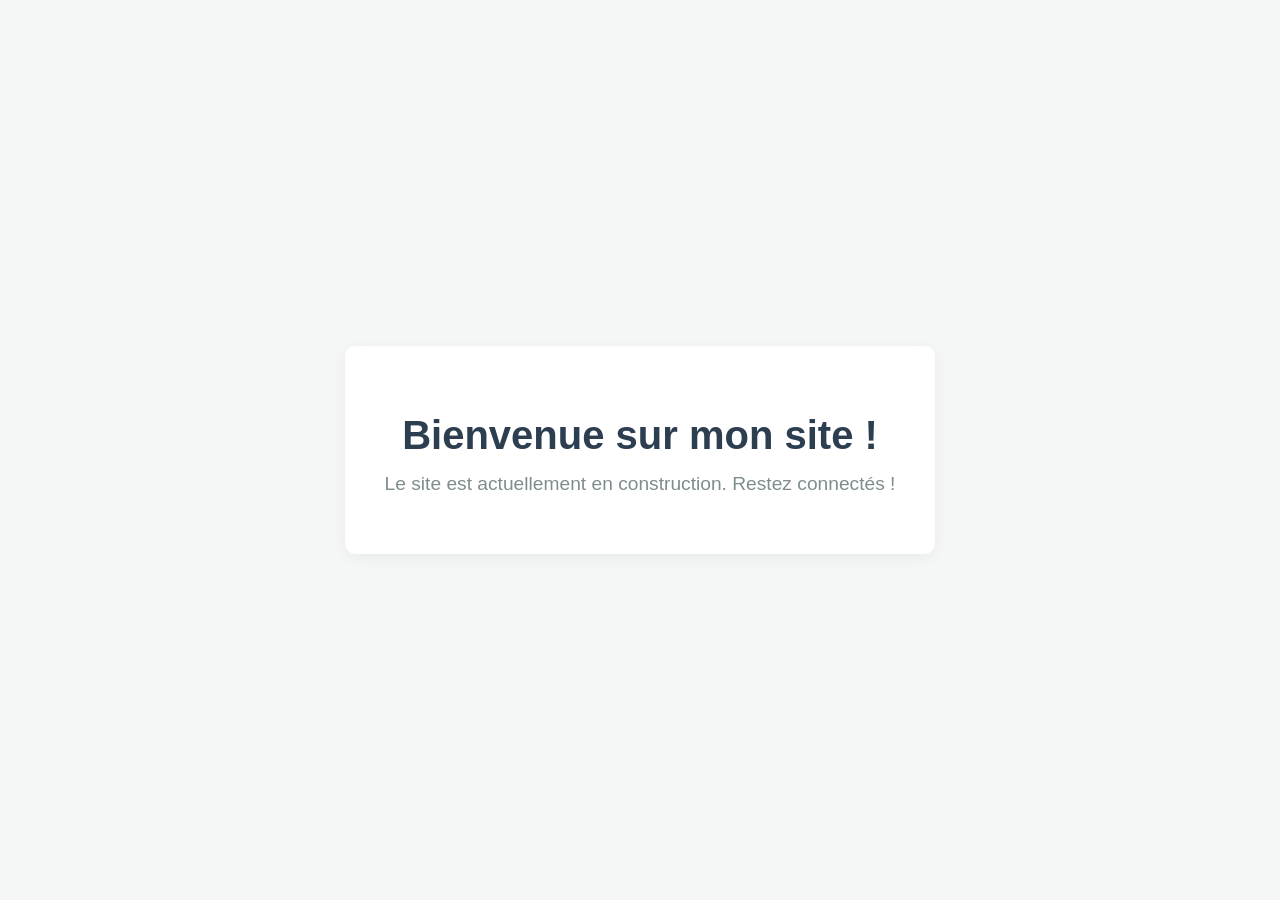
<file: backup_pages/index_backup.html>
<!DOCTYPE html>
<html lang="fr">
<head>
    <meta charset="UTF-8">
    <meta name="viewport" content="width=device-width, initial-scale=1.0">
    <title>Bienvenue sur mon site</title>
    <style>
        body {
            font-family: 'Segoe UI', Tahoma, Geneva, Verdana, sans-serif;
            background-color: #f4f7f6;
            color: #333;
            display: flex;
            justify-content: center;
            align-items: center;
            height: 100vh;
            margin: 0;
        }
        .container {
            text-align: center;
            background: white;
            padding: 40px;
            border-radius: 10px;
            box-shadow: 0 4px 15px rgba(0, 0, 0, 0.05);
        }
        h1 {
            color: #2c3e50;
            margin-bottom: 15px;
            font-size: 2.5rem;
        }
        p {
            color: #7f8c8d;
            font-size: 1.2rem;
            margin-top: 0;
        }
    </style>
</head>
<body>
    <div class="container">
        <h1>Bienvenue sur mon site !</h1>
        <p>Le site est actuellement en construction. Restez connectés !</p>
    </div>
</body>
</html>
</file>
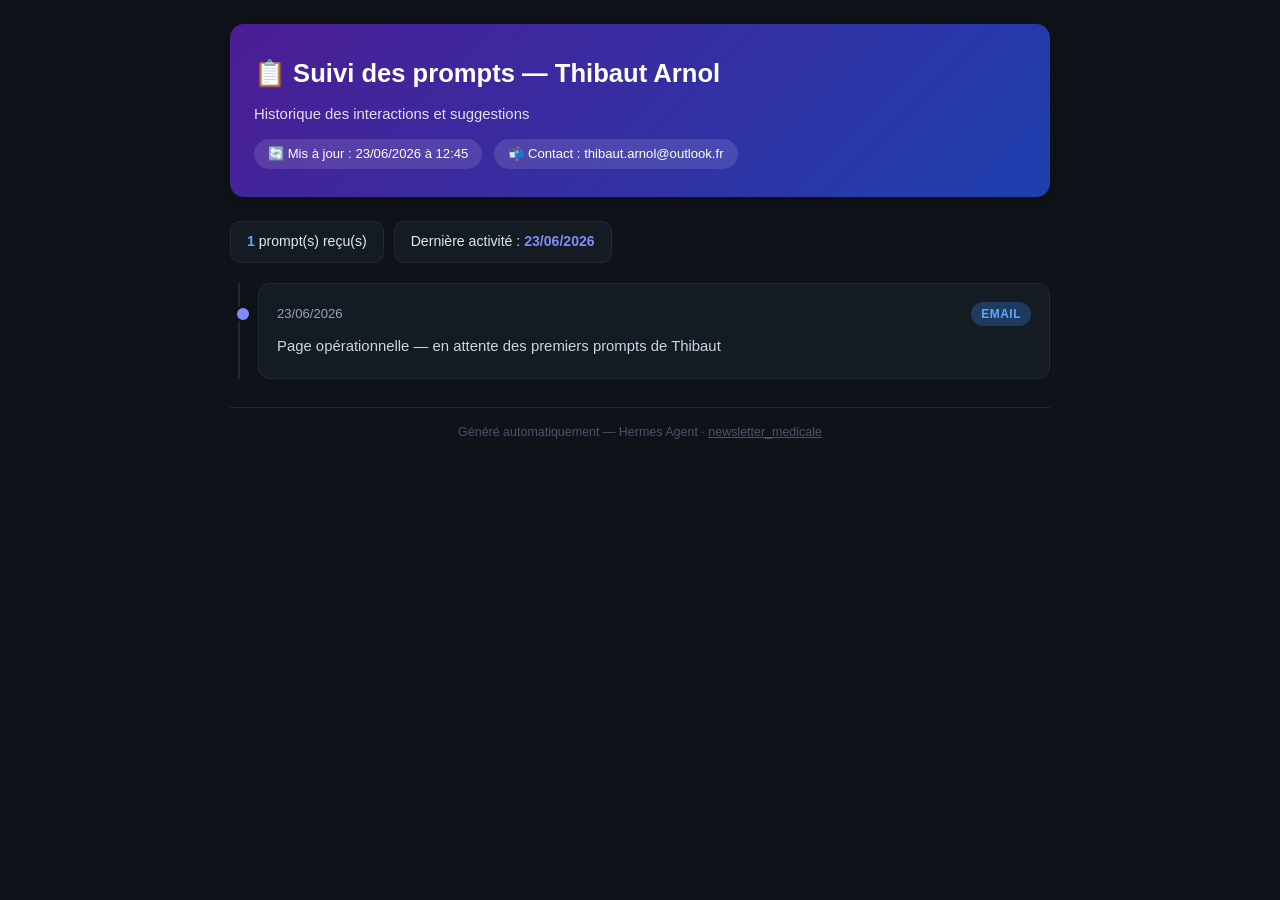
<file: contact/thibaut_activity.html>
<!DOCTYPE html>
<html lang="fr">
<head>
<meta charset="UTF-8">
<meta name="viewport" content="width=device-width, initial-scale=1.0">
<title>Suivi des prompts — Thibaut Arnol</title>
<style>
* { margin: 0; padding: 0; box-sizing: border-box; }
body {
  font-family: -apple-system, BlinkMacSystemFont, 'Segoe UI', Roboto, sans-serif;
  background: #0f1319;
  color: #e2e8f0;
  line-height: 1.7;
}
.container { max-width: 860px; margin: 0 auto; padding: 24px 20px; }
header {
  background: linear-gradient(135deg, #4c1d95, #1e40af);
  color: white; padding: 28px 24px;
  border-radius: 14px; margin-bottom: 24px;
  box-shadow: 0 4px 20px rgba(0,0,0,0.25);
}
header h1 { font-size: 1.6em; margin-bottom: 6px; }
header p { opacity: 0.85; font-size: 0.93em; }
.header-meta { margin-top: 12px; display: flex; gap: 12px; flex-wrap: wrap; font-size: 0.82em; }
.header-meta span { background: rgba(255,255,255,0.12); padding: 4px 14px; border-radius: 20px; backdrop-filter: blur(4px); }
.stats-bar { display: flex; gap: 10px; flex-wrap: wrap; margin-bottom: 20px; }
.stat-chip { background: #151b23; border: 1px solid #212936; padding: 8px 16px; border-radius: 10px; font-size: 0.88em; }
.stat-chip strong { color: #818cf8; }
.stat-chip .num { color: #60a5fa; font-weight: 700; }
.timeline { position: relative; padding-left: 28px; }
.timeline::before { content: ''; position: absolute; left: 8px; top: 0; bottom: 0; width: 2px; background: #212936; }
.entry {
  background: #151b23; border: 1px solid #212936; border-radius: 12px; padding: 18px;
  margin-bottom: 14px; position: relative; transition: border-color 0.2s;
}
.entry:hover { border-color: #818cf8; }
.entry::before {
  content: ''; position: absolute; left: -24px; top: 22px;
  width: 12px; height: 12px; border-radius: 50%;
  background: #818cf8; border: 2px solid #0f1319;
}
.entry-header { display: flex; justify-content: space-between; align-items: center; margin-bottom: 8px; flex-wrap: wrap; gap: 6px; }
.entry-date { font-size: 0.82em; color: #94a3b8; }
.entry-channel { font-size: 0.75em; padding: 2px 10px; border-radius: 12px; font-weight: 600; text-transform: uppercase; letter-spacing: 0.5px; }
.channel-email { background: #1e3a5f; color: #60a5fa; }
.channel-discord { background: #312e81; color: #818cf8; }
.channel-openwebui { background: #1a4731; color: #34d399; }
.entry-content { color: #cbd5e1; font-size: 0.93em; white-space: pre-wrap; word-wrap: break-word; }
.entry-empty {
  background: #151b23; border: 1px dashed #212936; border-radius: 12px;
  padding: 32px; text-align: center; color: #64748b; font-size: 0.95em;
}
.entry-empty p { margin-top: 6px; font-size: 0.85em; }
footer { margin-top: 28px; padding-top: 14px; border-top: 1px solid #212936; font-size: 0.78em; color: #475569; text-align: center; }
</style>
</head>
<body>
<div class="container">

<header>
  <h1>📋 Suivi des prompts — Thibaut Arnol</h1>
  <p>Historique des interactions et suggestions</p>
  <div class="header-meta">
    <span>🔄 Mis à jour : 23/06/2026 à 12:45</span>
    <span>📬 Contact : thibaut.arnol@outlook.fr</span>
  </div>
</header>

<div class="stats-bar">
  <div class="stat-chip">
    <span class="num">1</span> prompt(s) reçu(s)
  </div>
  <div class="stat-chip">
    Dernière activité : <strong>23/06/2026</strong>
  </div>
</div>

<div class="timeline">
  <div class="entry">
    <div class="entry-header">
      <span class="entry-date">23/06/2026</span>
      <span class="entry-channel channel-email">Email</span>
    </div>
    <div class="entry-content">Page opérationnelle — en attente des premiers prompts de Thibaut</div>
  </div>
</div>

<footer>
  Généré automatiquement — Hermes Agent &middot; <a href="https://github.com/ChrisDelapierre/newsletter_medicale" style="color:#475569;">newsletter_medicale</a>
</footer>

</div>
</body>
</html>
</file>
<file: style_veille.css>
/* ===== Veille Personnel de Santé — Style veille_personnel.html ===== */

* { 
  margin: 0; 
  padding: 0; 
  box-sizing: border-box; 
}

body {
  font-family: -apple-system, BlinkMacSystemFont, 'Segoe UI', Roboto, sans-serif;
  background: #0f1319; /* Fond général sombre et moderne */
  color: #e2e8f0; /* Texte principal clair */
  line-height: 1.7;
}

.container {
  max-width: 1100px;
  margin: 0 auto;
  padding: 20px;
}

/* Header — Dégradé moderne Violet/Bleu */
header {
  background: linear-gradient(135deg, #4c1d95, #1e40af);
  color: white;
  padding: 32px 24px;
  border-radius: 14px;
  margin-bottom: 28px;
  box-shadow: 0 4px 20px rgba(0, 0, 0, 0.25);
}

header h1 {
  font-size: 1.9em;
  margin-bottom: 8px;
}

header p {
  opacity: 0.9;
  font-size: 0.95em;
}

.header-meta {
  margin-top: 14px;
  display: flex;
  gap: 14px;
  flex-wrap: wrap;
  font-size: 0.85em;
}

.header-meta span {
  background: rgba(255, 255, 255, 0.15);
  padding: 4px 14px;
  border-radius: 20px;
  backdrop-filter: blur(4px);
}

/* Stats grid */
.stats-grid {
  display: grid;
  grid-template-columns: repeat(auto-fit, minmax(180px, 1fr));
  gap: 14px;
  margin-bottom: 24px;
}

.stat-card {
  background: #151b23; /* Gris foncé bleuté pour les stats */
  border: 1px solid #212936;
  border-radius: 12px;
  padding: 18px;
  box-shadow: 0 4px 12px rgba(0, 0, 0, 0.15);
  transition: transform 0.2s;
}

.stat-card:hover {
  transform: translateY(-2px);
}

.stat-card .number {
  font-size: 2em;
  font-weight: 700;
  color: #60a5fa; /* Bleu lumineux pour faire ressortir les chiffres */
}

.stat-card .label {
  font-size: 0.85em;
  color: #94a3b8;
  margin-top: 4px;
}

/* Source badges */
.source-stats {
  display: flex;
  gap: 12px;
  margin-bottom: 24px;
  flex-wrap: wrap;
}

.source-badge {
  background: #151b23;
  border: 1px solid #212936;
  color: #cbd5e1;
  padding: 6px 14px;
  border-radius: 20px;
  font-size: 0.85em;
}

.source-badge strong {
  color: #818cf8; /* Violet clair pour valoriser les nombres */
}

/* Keywords trending */
.trending-kws {
  display: flex;
  gap: 8px;
  flex-wrap: wrap;
  margin-bottom: 24px;
  background: #151b23;
  padding: 12px;
  border-radius: 10px;
  border: 1px solid #212936;
}

.kw-tag {
  background: #222a36;
  color: #93c5fd;
  border: 1px solid #1e3a8a;
  padding: 4px 10px;
  border-radius: 6px;
  font-size: 0.82em;
}

/* Filters and selectors */
.filters {
  display: flex;
  gap: 12px;
  background: #151b23;
  padding: 16px;
  border-radius: 12px;
  margin-bottom: 20px;
  align-items: center;
  flex-wrap: wrap;
  border: 1px solid #212936;
}

.filters label {
  font-size: 0.9em;
  font-weight: 600;
  color: #94a3b8;
}

.filters select, .filters input {
  background: #1e2530;
  border: 1px solid #374151;
  color: white;
  padding: 8px 12px;
  border-radius: 8px;
  outline: none;
  font-size: 0.9em;
}

.filters select:focus, .filters input:focus {
  border-color: #60a5fa;
  box-shadow: 0 0 0 2px rgba(96, 165, 250, 0.2);
}

.filter-btn {
  background: #374151;
  color: white;
  border: none;
  padding: 8px 16px;
  border-radius: 8px;
  cursor: pointer;
  font-weight: 500;
  font-size: 0.9em;
}

.filter-btn:hover {
  background: #4b5563;
}

/* Toolbar sorting buttons */
.toolbar {
  display: flex;
  gap: 10px;
  margin-bottom: 20px;
}

.toolbar button {
  background: #151b23;
  border: 1px solid #212936;
  color: #94a3b8;
  padding: 8px 16px;
  border-radius: 8px;
  cursor: pointer;
  font-size: 0.88em;
  font-weight: 500;
  transition: all 0.2s;
}

.toolbar button:hover {
  background: #1e2530;
  color: white;
}

.toolbar button.active {
  background: #2563eb;
  color: white;
  border-color: #3b82f6;
  box-shadow: 0 0 12px rgba(59, 130, 246, 0.3);
}

/* Article Cards — Gris très foncé imposé */
.article-list {
  display: flex;
  flex-direction: column;
  gap: 16px;
}

.article-card {
  background: #1e2530; /* Gris très foncé requis */
  border: 1px solid #2d3748;
  border-radius: 12px;
  padding: 20px;
  box-shadow: 0 4px 6px rgba(0, 0, 0, 0.15);
  transition: box-shadow 0.2s, border-color 0.2s;
}

.article-card:hover {
  box-shadow: 0 6px 16px rgba(0, 0, 0, 0.25);
  border-color: #4a5568;
}

/* Bordures latérales d'accentuation d'après priorité (optionnel mais très lisible) */
.article-card.high { border-left: 4px solid #ef4444; }
.article-card.medium { border-left: 4px solid #f59e0b; }
.article-card.low { border-left: 4px solid #3b82f6; }

.article-header {
  display: flex;
  justify-content: space-between;
  align-items: flex-start;
  gap: 16px;
  margin-bottom: 10px;
}

.article-title {
  font-size: 1.15em;
  font-weight: 600;
  color: #f8fafc; /* Titre très clair */
  line-height: 1.4;
}

/* Badges de score */
.score-badge {
  padding: 4px 10px;
  border-radius: 6px;
  font-size: 0.78em;
  font-weight: 600;
  white-space: nowrap;
}

.score-badge.high { background: rgba(239, 68, 68, 0.15); color: #fca5a5; border: 1px solid rgba(239, 68, 68, 0.3); }
.score-badge.medium { background: rgba(245, 158, 11, 0.15); color: #fde047; border: 1px solid rgba(245, 158, 11, 0.3); }
.score-badge.low { background: rgba(59, 130, 246, 0.15); color: #93c5fd; border: 1px solid rgba(59, 130, 246, 0.3); }

/* Meta info */
.article-meta {
  display: flex;
  gap: 14px;
  font-size: 0.82em;
  color: #94a3b8;
  margin-bottom: 12px;
  flex-wrap: wrap;
}

.article-meta .source {
  font-weight: 600;
  color: #a78bfa; /* Accentuation violette pour la source */
}

/* Résumé */
.article-resume {
  font-size: 0.92em;
  color: #cbd5e1; /* Gris doux pour le pavé de texte */
  line-height: 1.7;
  margin-bottom: 14px;
  text-align: justify;
}

/* Keywords */
.article-kws {
  display: flex;
  gap: 6px;
  flex-wrap: wrap;
}

.art-kw {
  background: #151b23;
  border: 1px solid #2d3748;
  padding: 3px 9px;
  border-radius: 6px;
  font-size: 0.75em;
  color: #94a3b8;
}

.art-kw.multi {
  background: rgba(245, 158, 11, 0.1);
  color: #f59e0b;
  border: 1px solid rgba(245, 158, 11, 0.2);
}

/* Pagination */
#pagination {
  display: flex;
  justify-content: center;
  gap: 8px;
  margin-top: 30px;
  margin-bottom: 20px;
}

#pagination button {
  background: #151b23;
  border: 1px solid #212936;
  color: #94a3b8;
  padding: 8px 14px;
  border-radius: 6px;
  cursor: pointer;
  transition: all 0.2s;
}

#pagination button:hover {
  background: #1e2530;
  color: white;
}

#pagination button.active {
  background: #4c1d95;
  color: white;
  border-color: #6d28d9;
}
</file>
<file: style.css>
/* === Style global === */
* {
    margin: 0;
    padding: 0;
    box-sizing: border-box;
}

body {
    font-family: -apple-system, BlinkMacSystemFont, 'Segoe UI', Roboto, sans-serif;
    line-height: 1.7;
    color: #333;
    background: #f8f9fa;
    padding: 20px;
}

.container {
    max-width: 800px;
    margin: 0 auto;
    background: white;
    padding: 40px;
    border-radius: 12px;
    box-shadow: 0 2px 8px rgba(0,0,0,0.08);
}

/* === Titres === */
h1 {
    color: #1a73e8;
    font-size: 1.8em;
    border-bottom: 3px solid #1a73e8;
    padding-bottom: 12px;
    margin-bottom: 30px;
}

h2 {
    color: #d93025;
    font-size: 1.4em;
    margin: 30px 0 15px;
    padding-bottom: 6px;
    border-bottom: 1px solid #eee;
}

h3 {
    color: #333;
    font-size: 1.1em;
    margin: 20px 0 8px;
}

/* === Texte et liens === */
p {
    margin: 8px 0;
}

a {
    color: #1a73e8;
    text-decoration: none;
}

a:hover {
    text-decoration: underline;
}

/* === Listes === */
ul {
    margin: 8px 0 8px 20px;
}

li {
    margin: 4px 0;
}

/* === Séparateur === */
hr {
    border: none;
    border-top: 2px solid #eee;
    margin: 30px 0;
}

/* === Badge priorités === */
.badge {
    display: inline-block;
    background: #e8f0fe;
    color: #1a73e8;
    font-size: 0.8em;
    padding: 2px 8px;
    border-radius: 10px;
    margin-right: 6px;
    font-weight: 600;
}

/* === Pied de page === */
.footer {
    margin-top: 40px;
    padding-top: 20px;
    border-top: 1px solid #eee;
    font-size: 0.9em;
    color: #666;
    text-align: center;
}

/* === Responsive === */
@media (max-width: 600px) {
    .container {
        padding: 20px;
    }
}
</file>
